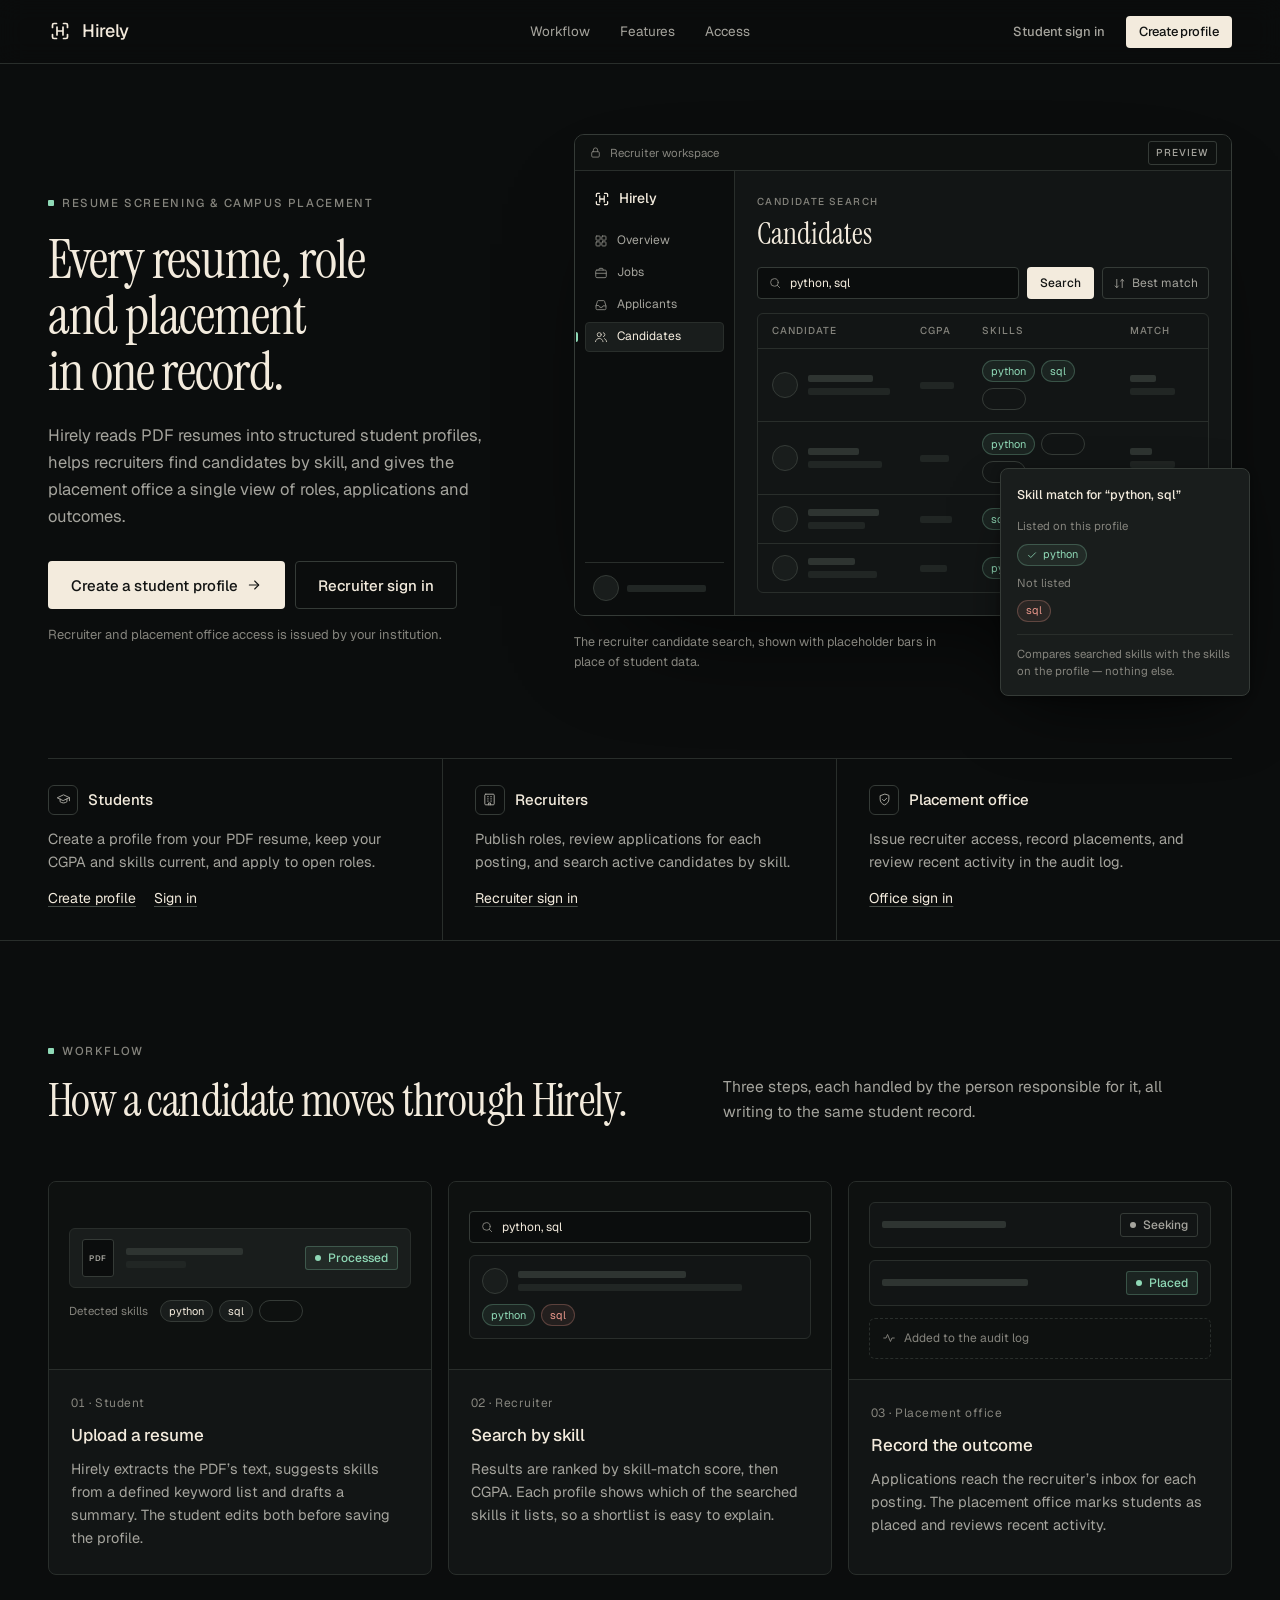
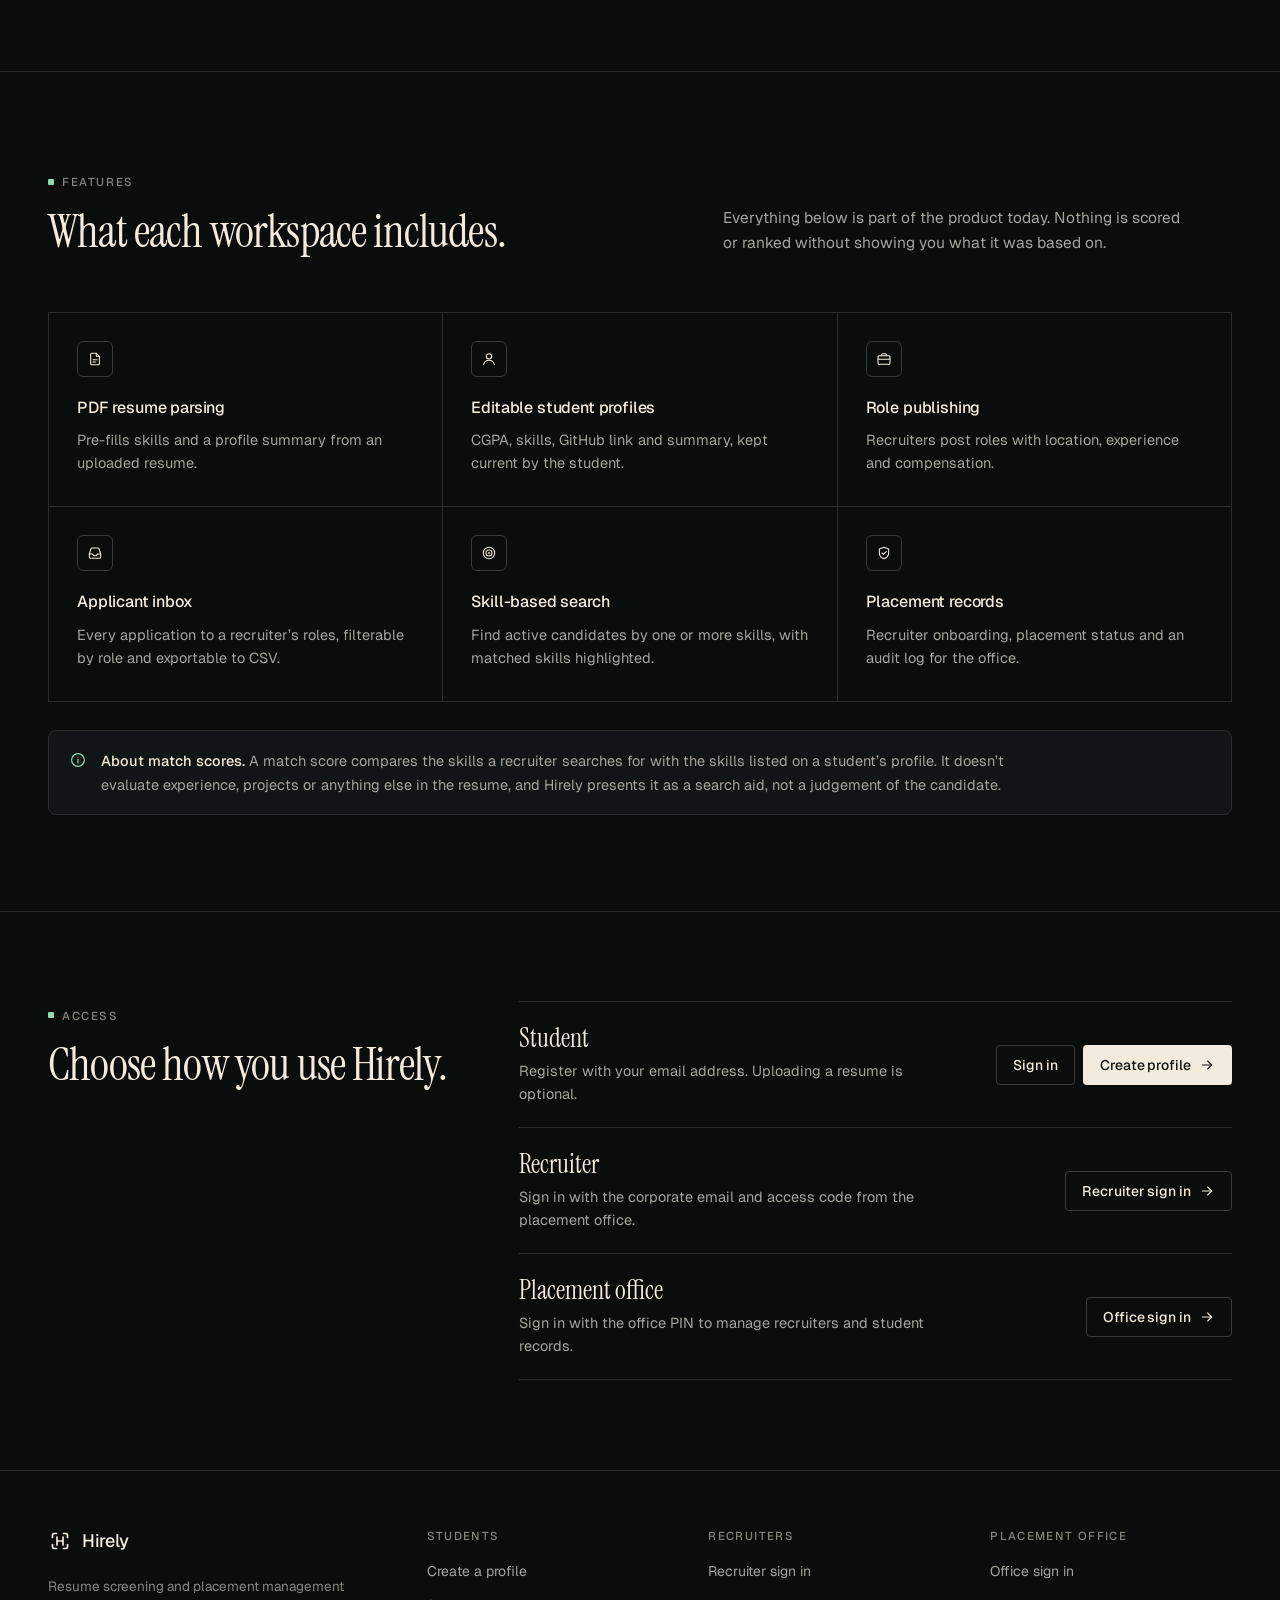
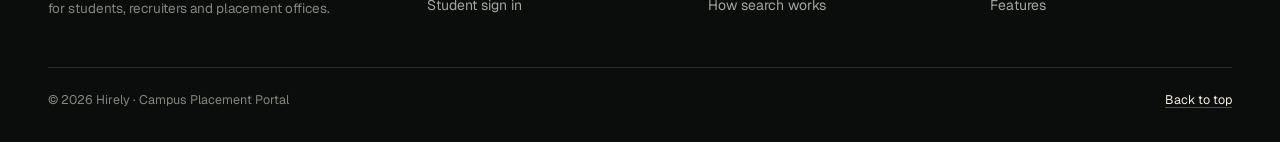
<file: index.html>
<!DOCTYPE html>
<html lang="en">
<head>
    <meta charset="UTF-8">
    <meta name="viewport" content="width=device-width, initial-scale=1.0">
    <meta name="color-scheme" content="dark">
    <meta name="theme-color" content="#0b0d0d">
    <meta name="description" content="Hirely turns PDF resumes into structured student profiles, lets recruiters search candidates by skill, and keeps one record of roles, applications and placements.">
    <title>Hirely · Resume screening and campus placement</title>
    <link rel="icon" href="assets/favicon.svg" type="image/svg+xml">
    <link rel="preconnect" href="https://fonts.googleapis.com">
    <link rel="preconnect" href="https://fonts.gstatic.com" crossorigin>
    <link href="https://fonts.googleapis.com/css2?family=Geist:wght@300..700&family=Instrument+Serif:ital@0;1&display=swap" rel="stylesheet">
    <link rel="stylesheet" href="styles.css?v=hirely-2">
    <link rel="stylesheet" href="assets/css/marketing.css?v=hirely-2">
    <script>document.documentElement.classList.add("js");</script>
</head>
<body>
    <a class="skip-link" href="#main">Skip to content</a>

    <header class="site-nav" data-sticky-nav>
        <a class="brand" href="index.html" aria-label="Hirely home">
            <svg class="brand-mark" viewBox="0 0 24 24" fill="none" stroke="currentColor" stroke-width="1.7" stroke-linecap="round" stroke-linejoin="round" aria-hidden="true"><path d="M9 8v8M15 8v8M9 12h6"/><path d="M4.5 8.5V6A1.5 1.5 0 0 1 6 4.5h2.5M15.5 4.5H18A1.5 1.5 0 0 1 19.5 6v2.5M19.5 15.5V18a1.5 1.5 0 0 1-1.5 1.5h-2.5M8.5 19.5H6A1.5 1.5 0 0 1 4.5 18v-2.5"/></svg>
            <span>Hirely</span>
        </a>
        <nav class="site-links" aria-label="Sections">
            <a href="#workflow">Workflow</a>
            <a href="#features">Features</a>
            <a href="#access">Access</a>
        </nav>
        <div class="site-actions">
            <a class="btn btn-ghost btn-sm" href="login.html">Student sign in</a>
            <a class="btn btn-primary btn-sm" href="student.html">Create profile</a>
        </div>
    </header>

    <main id="main">
        <!-- First screen: what it is, who it is for, what to do next -->
        <section class="hero" aria-labelledby="hero-title">
            <div class="hero-grid">
                <div class="hero-copy">
                    <span class="eyebrow eyebrow--dot" data-enter>Resume screening &amp; campus placement</span>
                    <h1 class="hero-title" id="hero-title" data-enter style="--d: 80ms">Every resume, role and placement in one record.</h1>
                    <p class="hero-lede" data-enter style="--d: 160ms">
                        Hirely reads PDF resumes into structured student profiles, helps recruiters find candidates by skill, and gives the placement office a single view of roles, applications and outcomes.
                    </p>
                    <div class="hero-ctas" data-enter style="--d: 240ms">
                        <a class="btn btn-primary btn-lg" href="student.html">Create a student profile <i class="i arrow" data-icon="arrow-right"></i></a>
                        <a class="btn btn-secondary btn-lg" href="recruiter.html">Recruiter sign in</a>
                    </div>
                    <p class="hero-note" data-enter style="--d: 300ms">Recruiter and placement office access is issued by your institution.</p>
                </div>

                <figure class="product-shot" data-enter style="--d: 220ms">
                    <div class="product-frame" aria-hidden="true">
                        <div class="frame-bar">
                            <span class="frame-bar-title"><i class="i" data-icon="lock"></i>Recruiter workspace</span>
                            <span class="frame-tag">Preview</span>
                        </div>
                        <div class="frame-body">
                            <div class="frame-side">
                                <span class="brand">
                                    <svg class="brand-mark" viewBox="0 0 24 24" fill="none" stroke="currentColor" stroke-width="1.7" stroke-linecap="round" stroke-linejoin="round"><path d="M9 8v8M15 8v8M9 12h6"/><path d="M4.5 8.5V6A1.5 1.5 0 0 1 6 4.5h2.5M15.5 4.5H18A1.5 1.5 0 0 1 19.5 6v2.5M19.5 15.5V18a1.5 1.5 0 0 1-1.5 1.5h-2.5M8.5 19.5H6A1.5 1.5 0 0 1 4.5 18v-2.5"/></svg>
                                    Hirely
                                </span>
                                <span class="nav-item"><i class="i" data-icon="grid"></i>Overview</span>
                                <span class="nav-item"><i class="i" data-icon="briefcase"></i>Jobs</span>
                                <span class="nav-item"><i class="i" data-icon="inbox"></i>Applicants</span>
                                <span class="nav-item is-active"><i class="i" data-icon="users"></i>Candidates</span>
                                <span class="frame-side-foot"><span class="avatar"></span><span class="ph" style="width: 64%"></span></span>
                            </div>
                            <div class="frame-main">
                                <span class="eyebrow">Candidate search</span>
                                <span class="frame-title">Candidates</span>
                                <div class="frame-toolbar">
                                    <span class="frame-input"><i class="i" data-icon="search"></i>python, sql</span>
                                    <span class="btn btn-primary btn-sm">Search</span>
                                    <span class="frame-select"><i class="i" data-icon="sort"></i>Best match</span>
                                </div>
                                <div class="frame-table">
                                    <div class="frame-row is-head"><span>Candidate</span><span>CGPA</span><span>Skills</span><span>Match</span></div>
                                    <div class="frame-row">
                                        <span class="frame-person"><span class="avatar"></span><span class="frame-lines"><span class="ph ph--strong" style="width: 66%"></span><span class="ph" style="width: 84%"></span></span></span>
                                        <span class="ph" style="width: 70%"></span>
                                        <span class="chip-row"><span class="chip chip--match">python</span><span class="chip chip--match">sql</span><span class="chip-ph"></span></span>
                                        <span class="frame-lines"><span class="ph ph--strong" style="width: 40%"></span><span class="ph" style="width: 70%"></span></span>
                                    </div>
                                    <div class="frame-row">
                                        <span class="frame-person"><span class="avatar"></span><span class="frame-lines"><span class="ph ph--strong" style="width: 52%"></span><span class="ph" style="width: 76%"></span></span></span>
                                        <span class="ph" style="width: 60%"></span>
                                        <span class="chip-row"><span class="chip chip--match">python</span><span class="chip-ph"></span><span class="chip-ph"></span></span>
                                        <span class="frame-lines"><span class="ph ph--strong" style="width: 34%"></span><span class="ph" style="width: 70%"></span></span>
                                    </div>
                                    <div class="frame-row">
                                        <span class="frame-person"><span class="avatar"></span><span class="frame-lines"><span class="ph ph--strong" style="width: 72%"></span><span class="ph" style="width: 58%"></span></span></span>
                                        <span class="ph" style="width: 66%"></span>
                                        <span class="chip-row"><span class="chip chip--match">sql</span><span class="chip-ph"></span></span>
                                        <span class="frame-lines"><span class="ph ph--strong" style="width: 30%"></span><span class="ph" style="width: 70%"></span></span>
                                    </div>
                                    <div class="frame-row">
                                        <span class="frame-person"><span class="avatar"></span><span class="frame-lines"><span class="ph ph--strong" style="width: 48%"></span><span class="ph" style="width: 70%"></span></span></span>
                                        <span class="ph" style="width: 56%"></span>
                                        <span class="chip-row"><span class="chip chip--match">python</span><span class="chip-ph"></span></span>
                                        <span class="frame-lines"><span class="ph ph--strong" style="width: 28%"></span><span class="ph" style="width: 70%"></span></span>
                                    </div>
                                </div>
                            </div>
                        </div>
                    </div>

                    <div class="product-callout" aria-hidden="true">
                        <p class="callout-title">Skill match for “python, sql”</p>
                        <p class="callout-label">Listed on this profile</p>
                        <div class="chip-row"><span class="chip chip--match"><i class="i" data-icon="check"></i>python</span></div>
                        <p class="callout-label">Not listed</p>
                        <div class="chip-row"><span class="chip chip--missing">sql</span></div>
                        <p class="callout-note">Compares searched skills with the skills on the profile — nothing else.</p>
                    </div>

                    <figcaption class="product-caption">The recruiter candidate search, shown with placeholder bars in place of student data.</figcaption>
                </figure>
            </div>

            <div class="audience" aria-label="Who uses Hirely">
                <div class="audience-item" data-enter style="--d: 340ms">
                    <p class="audience-role"><span class="audience-icon"><i class="i" data-icon="cap"></i></span>Students</p>
                    <p>Create a profile from your PDF resume, keep your CGPA and skills current, and apply to open roles.</p>
                    <div class="audience-links">
                        <a class="text-link" href="student.html">Create profile</a>
                        <a class="text-link" href="login.html">Sign in</a>
                    </div>
                </div>
                <div class="audience-item" data-enter style="--d: 400ms">
                    <p class="audience-role"><span class="audience-icon"><i class="i" data-icon="building"></i></span>Recruiters</p>
                    <p>Publish roles, review applications for each posting, and search active candidates by skill.</p>
                    <div class="audience-links">
                        <a class="text-link" href="recruiter.html">Recruiter sign in</a>
                    </div>
                </div>
                <div class="audience-item" data-enter style="--d: 460ms">
                    <p class="audience-role"><span class="audience-icon"><i class="i" data-icon="shield"></i></span>Placement office</p>
                    <p>Issue recruiter access, record placements, and review recent activity in the audit log.</p>
                    <div class="audience-links">
                        <a class="text-link" href="admin.html">Office sign in</a>
                    </div>
                </div>
            </div>
        </section>

        <!-- Workflow -->
        <section class="section" id="workflow" aria-labelledby="workflow-title">
            <div class="section-inner">
                <div class="section-head" data-reveal>
                    <div>
                        <span class="eyebrow eyebrow--dot">Workflow</span>
                        <h2 class="section-title" id="workflow-title">How a candidate moves through Hirely.</h2>
                    </div>
                    <p class="section-lede">Three steps, each handled by the person responsible for it, all writing to the same student record.</p>
                </div>

                <ol class="flow">
                    <li class="flow-step" data-reveal>
                        <div class="flow-visual" aria-hidden="true">
                            <div class="file-item">
                                <span class="file-icon">PDF</span>
                                <span class="frame-lines"><span class="ph ph--strong" style="width: 70%"></span><span class="ph" style="width: 36%"></span></span>
                                <span class="badge badge--positive">Processed</span>
                            </div>
                            <div class="flow-visual-row"><span class="flow-visual-label">Detected skills</span><span class="chip-row"><span class="chip">python</span><span class="chip">sql</span><span class="chip-ph"></span></span></div>
                        </div>
                        <div class="flow-text">
                            <span class="flow-num">01 · Student</span>
                            <h3 class="flow-title">Upload a resume</h3>
                            <p>Hirely extracts the PDF’s text, suggests skills from a defined keyword list and drafts a summary. The student edits both before saving the profile.</p>
                        </div>
                    </li>
                    <li class="flow-step" data-reveal style="--reveal-delay: 70ms">
                        <div class="flow-visual" aria-hidden="true">
                            <span class="frame-input"><i class="i" data-icon="search"></i>python, sql</span>
                            <div class="flow-result">
                                <span class="frame-person"><span class="avatar"></span><span class="frame-lines"><span class="ph ph--strong" style="width: 60%"></span><span class="ph" style="width: 80%"></span></span></span>
                                <span class="chip-row"><span class="chip chip--match">python</span><span class="chip chip--missing">sql</span></span>
                            </div>
                        </div>
                        <div class="flow-text">
                            <span class="flow-num">02 · Recruiter</span>
                            <h3 class="flow-title">Search by skill</h3>
                            <p>Results are ranked by skill-match score, then CGPA. Each profile shows which of the searched skills it lists, so a shortlist is easy to explain.</p>
                        </div>
                    </li>
                    <li class="flow-step" data-reveal style="--reveal-delay: 140ms">
                        <div class="flow-visual" aria-hidden="true">
                            <div class="flow-status"><span class="frame-lines"><span class="ph ph--strong" style="width: 56%"></span></span><span class="badge">Seeking</span></div>
                            <div class="flow-status"><span class="frame-lines"><span class="ph ph--strong" style="width: 64%"></span></span><span class="badge badge--positive">Placed</span></div>
                            <div class="flow-status is-log"><i class="i" data-icon="activity"></i><span>Added to the audit log</span></div>
                        </div>
                        <div class="flow-text">
                            <span class="flow-num">03 · Placement office</span>
                            <h3 class="flow-title">Record the outcome</h3>
                            <p>Applications reach the recruiter’s inbox for each posting. The placement office marks students as placed and reviews recent activity.</p>
                        </div>
                    </li>
                </ol>
            </div>
        </section>

        <!-- Features -->
        <section class="section" id="features" aria-labelledby="features-title">
            <div class="section-inner">
                <div class="section-head" data-reveal>
                    <div>
                        <span class="eyebrow eyebrow--dot">Features</span>
                        <h2 class="section-title" id="features-title">What each workspace includes.</h2>
                    </div>
                    <p class="section-lede">Everything below is part of the product today. Nothing is scored or ranked without showing you what it was based on.</p>
                </div>

                <div class="feature-grid">
                    <article class="feature" data-reveal>
                        <div class="feature-icon"><i class="i" data-icon="file"></i></div>
                        <h3 class="feature-title">PDF resume parsing</h3>
                        <p>Pre-fills skills and a profile summary from an uploaded resume.</p>
                    </article>
                    <article class="feature" data-reveal style="--reveal-delay: 60ms">
                        <div class="feature-icon"><i class="i" data-icon="user"></i></div>
                        <h3 class="feature-title">Editable student profiles</h3>
                        <p>CGPA, skills, GitHub link and summary, kept current by the student.</p>
                    </article>
                    <article class="feature" data-reveal style="--reveal-delay: 120ms">
                        <div class="feature-icon"><i class="i" data-icon="briefcase"></i></div>
                        <h3 class="feature-title">Role publishing</h3>
                        <p>Recruiters post roles with location, experience and compensation.</p>
                    </article>
                    <article class="feature" data-reveal>
                        <div class="feature-icon"><i class="i" data-icon="inbox"></i></div>
                        <h3 class="feature-title">Applicant inbox</h3>
                        <p>Every application to a recruiter’s roles, filterable by role and exportable to CSV.</p>
                    </article>
                    <article class="feature" data-reveal style="--reveal-delay: 60ms">
                        <div class="feature-icon"><i class="i" data-icon="target"></i></div>
                        <h3 class="feature-title">Skill-based search</h3>
                        <p>Find active candidates by one or more skills, with matched skills highlighted.</p>
                    </article>
                    <article class="feature" data-reveal style="--reveal-delay: 120ms">
                        <div class="feature-icon"><i class="i" data-icon="shield"></i></div>
                        <h3 class="feature-title">Placement records</h3>
                        <p>Recruiter onboarding, placement status and an audit log for the office.</p>
                    </article>
                </div>

                <aside class="method-note" data-reveal>
                    <i class="i" data-icon="info"></i>
                    <p><strong>About match scores.</strong> A match score compares the skills a recruiter searches for with the skills listed on a student’s profile. It doesn’t evaluate experience, projects or anything else in the resume, and Hirely presents it as a search aid, not a judgement of the candidate.</p>
                </aside>
            </div>
        </section>

        <!-- Access -->
        <section class="section section--tight" id="access" aria-labelledby="access-title">
            <div class="section-inner access">
                <div data-reveal>
                    <span class="eyebrow eyebrow--dot">Access</span>
                    <h2 class="section-title" id="access-title">Choose how you use Hirely.</h2>
                </div>
                <div class="access-list">
                    <div class="access-row" data-reveal>
                        <div>
                            <p class="access-role">Student</p>
                            <p>Register with your email address. Uploading a resume is optional.</p>
                        </div>
                        <div class="access-actions">
                            <a class="btn btn-secondary" href="login.html">Sign in</a>
                            <a class="btn btn-primary" href="student.html">Create profile <i class="i arrow" data-icon="arrow-right"></i></a>
                        </div>
                    </div>
                    <div class="access-row" data-reveal style="--reveal-delay: 60ms">
                        <div>
                            <p class="access-role">Recruiter</p>
                            <p>Sign in with the corporate email and access code from the placement office.</p>
                        </div>
                        <div class="access-actions">
                            <a class="btn btn-secondary" href="recruiter.html">Recruiter sign in <i class="i arrow" data-icon="arrow-right"></i></a>
                        </div>
                    </div>
                    <div class="access-row" data-reveal style="--reveal-delay: 120ms">
                        <div>
                            <p class="access-role">Placement office</p>
                            <p>Sign in with the office PIN to manage recruiters and student records.</p>
                        </div>
                        <div class="access-actions">
                            <a class="btn btn-secondary" href="admin.html">Office sign in <i class="i arrow" data-icon="arrow-right"></i></a>
                        </div>
                    </div>
                </div>
            </div>
        </section>
    </main>

    <footer class="site-footer">
        <div class="footer-inner">
            <div class="footer-brand">
                <a class="brand" href="index.html">
                    <svg class="brand-mark" viewBox="0 0 24 24" fill="none" stroke="currentColor" stroke-width="1.7" stroke-linecap="round" stroke-linejoin="round" aria-hidden="true"><path d="M9 8v8M15 8v8M9 12h6"/><path d="M4.5 8.5V6A1.5 1.5 0 0 1 6 4.5h2.5M15.5 4.5H18A1.5 1.5 0 0 1 19.5 6v2.5M19.5 15.5V18a1.5 1.5 0 0 1-1.5 1.5h-2.5M8.5 19.5H6A1.5 1.5 0 0 1 4.5 18v-2.5"/></svg>
                    <span>Hirely</span>
                </a>
                <p class="footer-blurb">Resume screening and placement management for students, recruiters and placement offices.</p>
            </div>
            <div class="footer-col">
                <h2>Students</h2>
                <ul>
                    <li><a href="student.html">Create a profile</a></li>
                    <li><a href="login.html">Student sign in</a></li>
                </ul>
            </div>
            <div class="footer-col">
                <h2>Recruiters</h2>
                <ul>
                    <li><a href="recruiter.html">Recruiter sign in</a></li>
                    <li><a href="#workflow">How search works</a></li>
                </ul>
            </div>
            <div class="footer-col">
                <h2>Placement office</h2>
                <ul>
                    <li><a href="admin.html">Office sign in</a></li>
                    <li><a href="#features">Features</a></li>
                </ul>
            </div>
        </div>
        <div class="footer-base">
            <span>© <span data-year>2026</span> Hirely · Campus Placement Portal</span>
            <a class="text-link" href="#main">Back to top</a>
        </div>
    </footer>

    <script src="assets/js/hirely.js?v=hirely-2"></script>
</body>
</html>
</file>
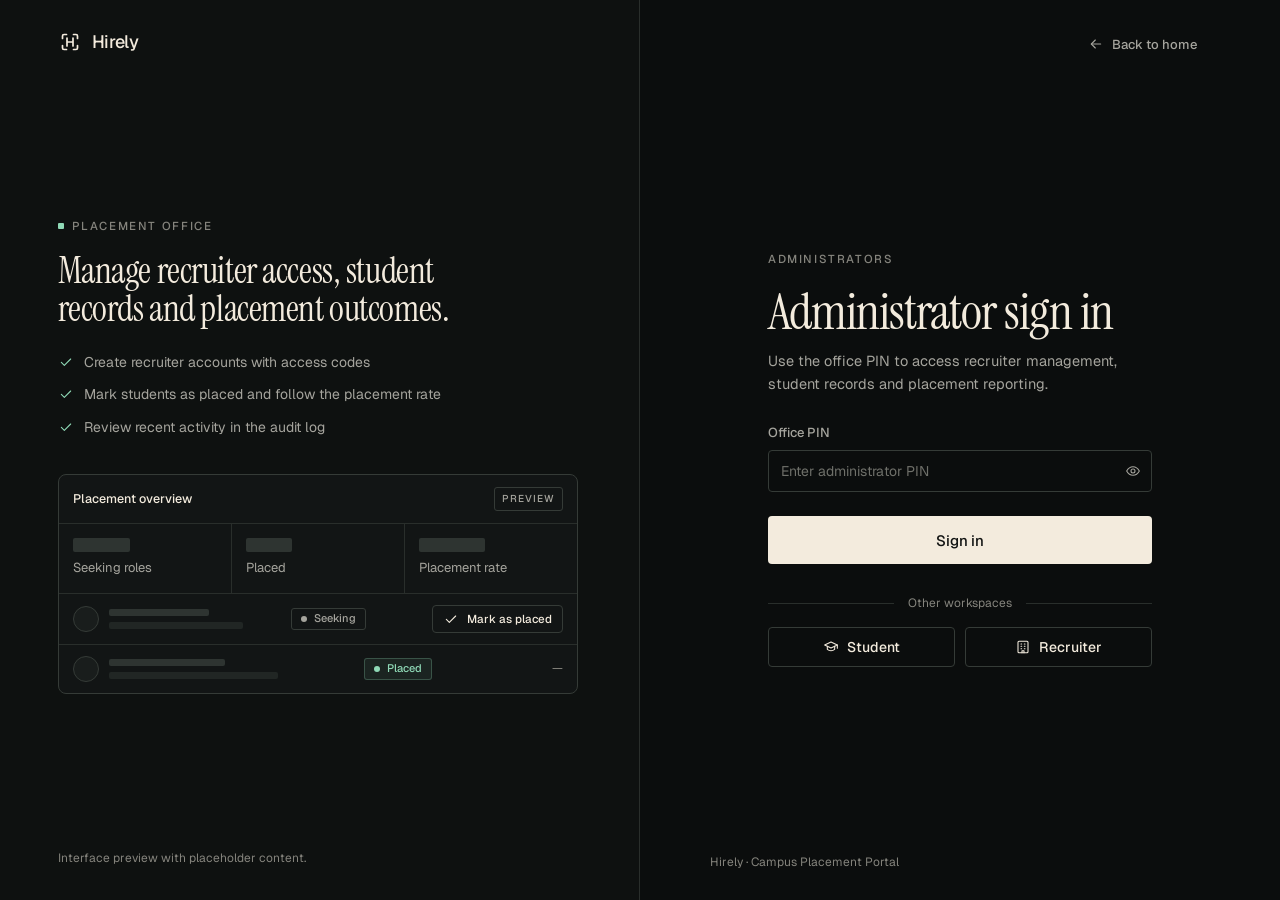
<file: admin.html>
<!DOCTYPE html>
<html lang="en">
<head>
    <meta charset="UTF-8">
    <meta name="viewport" content="width=device-width, initial-scale=1.0">
    <meta name="color-scheme" content="dark">
    <meta name="theme-color" content="#0b0d0d">
    <title>Placement office · Hirely</title>
    <link rel="icon" href="assets/favicon.svg" type="image/svg+xml">
    <link rel="preconnect" href="https://fonts.googleapis.com">
    <link rel="preconnect" href="https://fonts.gstatic.com" crossorigin>
    <link href="https://fonts.googleapis.com/css2?family=Geist:wght@300..700&family=Instrument+Serif:ital@0;1&display=swap" rel="stylesheet">
    <link rel="stylesheet" href="styles.css?v=hirely-2">
    <link rel="stylesheet" href="assets/css/marketing.css?v=hirely-2">
    <style>
        .cell-bar {
            display: flex;
            align-items: center;
            justify-content: flex-end;
            gap: 12px;
        }

        .cell-bar .bar-track {
            width: 96px;
            height: 6px;
        }

        .cell-bar .cell-num {
            min-width: 2ch;
            text-align: right;
        }

        .meter-row {
            display: grid;
            gap: 8px;
            margin-top: 4px;
        }

        .session-badge {
            margin: 0 10px 6px;
            justify-self: start;
        }

        @media (max-width: 960px) {
            .session-badge {
                display: none;
            }
        }
    </style>
</head>
<body>
    <!-- Sign in -->
    <div id="admin-login-screen" class="auth">
        <a class="skip-link" href="#admin-login-form">Skip to sign in</a>
        <aside class="auth-aside">
            <a class="brand" href="index.html">
                <svg class="brand-mark" viewBox="0 0 24 24" fill="none" stroke="currentColor" stroke-width="1.7" stroke-linecap="round" stroke-linejoin="round" aria-hidden="true"><path d="M9 8v8M15 8v8M9 12h6"/><path d="M4.5 8.5V6A1.5 1.5 0 0 1 6 4.5h2.5M15.5 4.5H18A1.5 1.5 0 0 1 19.5 6v2.5M19.5 15.5V18a1.5 1.5 0 0 1-1.5 1.5h-2.5M8.5 19.5H6A1.5 1.5 0 0 1 4.5 18v-2.5"/></svg>
                <span>Hirely</span>
            </a>
            <div class="auth-aside-body">
                <span class="eyebrow eyebrow--dot">Placement office</span>
                <p class="auth-aside-title">Manage recruiter access, student records and placement outcomes.</p>
                <ul class="auth-points">
                    <li><i class="i" data-icon="check"></i>Create recruiter accounts with access codes</li>
                    <li><i class="i" data-icon="check"></i>Mark students as placed and follow the placement rate</li>
                    <li><i class="i" data-icon="check"></i>Review recent activity in the audit log</li>
                </ul>
                <div class="mini-preview" aria-hidden="true">
                    <div class="mini-head"><span>Placement overview</span><span class="frame-tag">Preview</span></div>
                    <div class="metrics metrics--compact">
                        <div class="metric"><span class="ph ph--strong" style="width: 40%; height: 14px;"></span><span class="metric-label">Seeking roles</span></div>
                        <div class="metric"><span class="ph ph--strong" style="width: 32%; height: 14px;"></span><span class="metric-label">Placed</span></div>
                        <div class="metric"><span class="ph ph--strong" style="width: 46%; height: 14px;"></span><span class="metric-label">Placement rate</span></div>
                    </div>
                    <div class="mini-row" style="border-top: 1px solid var(--line);">
                        <span class="frame-person"><span class="avatar"></span><span class="frame-lines"><span class="ph ph--strong" style="width: 60%"></span><span class="ph" style="width: 80%"></span></span></span>
                        <span class="badge">Seeking</span>
                        <span class="btn btn-secondary"><i class="i" data-icon="check"></i>Mark as placed</span>
                    </div>
                    <div class="mini-row">
                        <span class="frame-person"><span class="avatar"></span><span class="frame-lines"><span class="ph ph--strong" style="width: 48%"></span><span class="ph" style="width: 70%"></span></span></span>
                        <span class="badge badge--positive">Placed</span>
                        <span class="subtle">—</span>
                    </div>
                </div>
            </div>
            <p class="mini-caption">Interface preview with placeholder content.</p>
        </aside>

        <section class="auth-panel">
            <div class="auth-panel-top">
                <span></span>
                <a class="btn btn-ghost btn-sm" href="index.html"><i class="i" data-icon="arrow-left"></i>Back to home</a>
            </div>
            <section class="auth-card" aria-labelledby="admin-login-title">
                <span class="eyebrow">Administrators</span>
                <h1 class="auth-title" id="admin-login-title">Administrator sign in</h1>
                <p class="auth-sub">Use the office PIN to access recruiter management, student records and placement reporting.</p>

                <form id="admin-login-form" class="auth-form" data-validate novalidate>
                    <div id="admin-login-alert" hidden></div>
                    <div class="field">
                        <label class="field-label" for="admin-pin">Office PIN</label>
                        <div class="input-wrap">
                            <input class="input" type="password" id="admin-pin" autocomplete="current-password" required placeholder="Enter administrator PIN">
                            <button type="button" class="btn btn-icon btn-sm input-action" data-toggle-password aria-controls="admin-pin" aria-pressed="false" aria-label="Show PIN"><i class="i" data-icon="eye"></i></button>
                        </div>
                    </div>
                    <button type="submit" id="admin-login-btn" class="btn btn-primary btn-block btn-lg">Sign in</button>
                </form>

                <div class="auth-divider">Other workspaces</div>
                <div class="auth-alt">
                    <a class="btn btn-secondary" href="login.html"><i class="i" data-icon="cap"></i>Student</a>
                    <a class="btn btn-secondary" href="recruiter.html"><i class="i" data-icon="building"></i>Recruiter</a>
                </div>
            </section>
            <p class="auth-legal">Hirely · Campus Placement Portal</p>
        </section>
    </div>

    <!-- Workspace -->
    <div id="admin-dashboard" class="hidden">
        <a class="skip-link" href="#main">Skip to content</a>
        <div class="app">
            <aside class="sidebar">
                <a class="brand" href="index.html">
                    <svg class="brand-mark" viewBox="0 0 24 24" fill="none" stroke="currentColor" stroke-width="1.7" stroke-linecap="round" stroke-linejoin="round" aria-hidden="true"><path d="M9 8v8M15 8v8M9 12h6"/><path d="M4.5 8.5V6A1.5 1.5 0 0 1 6 4.5h2.5M15.5 4.5H18A1.5 1.5 0 0 1 19.5 6v2.5M19.5 15.5V18a1.5 1.5 0 0 1-1.5 1.5h-2.5M8.5 19.5H6A1.5 1.5 0 0 1 4.5 18v-2.5"/></svg>
                    <span>Hirely</span>
                </a>
                <p class="side-label">Placement office</p>
                <nav class="side-nav" aria-label="Placement office">
                    <a class="nav-item" href="#overview" data-view-link="overview"><i class="i" data-icon="chart"></i>Overview</a>
                    <a class="nav-item" href="#recruiters" data-view-link="recruiters"><i class="i" data-icon="building"></i>Recruiters<span class="nav-count" id="nav-recruiters-count"></span></a>
                    <a class="nav-item" href="#students" data-view-link="students"><i class="i" data-icon="cap"></i>Students<span class="nav-count" id="nav-students-count"></span></a>
                </nav>
                <div class="sidebar-foot">
                    <span class="badge badge--positive session-badge">Authorized session</span>
                    <div class="account">
                        <span class="avatar" aria-hidden="true"><i class="i" data-icon="shield"></i></span>
                        <div class="account-text">
                            <span class="account-name">Placement Office</span>
                            <span class="account-role">Administrator</span>
                        </div>
                    </div>
                    <button type="button" class="nav-item" onclick="location.reload()"><i class="i" data-icon="lock"></i><span class="label-text">Lock session</span></button>
                </div>
            </aside>

            <main class="main" id="main">
                <div class="main-inner">

                    <!-- Overview -->
                    <section class="view" data-view="overview" aria-labelledby="overview-title">
                        <header class="page-head">
                            <div>
                                <span class="eyebrow">Placement administration</span>
                                <h1 class="page-title" id="overview-title">Placement overview</h1>
                                <p class="page-sub">Monitor student records, recruiter activity and placement outcomes from one administrative dashboard.</p>
                            </div>
                            <div class="page-actions">
                                <a class="btn btn-secondary" href="#students" data-view-link="students"><i class="i" data-icon="cap"></i>Student records</a>
                                <button type="button" class="btn btn-primary" onclick="openRecruiterForm()"><i class="i" data-icon="plus"></i>Add recruiter</button>
                            </div>
                        </header>

                        <div class="stack">
                            <div class="metrics" aria-label="Placement figures">
                                <article class="metric">
                                    <span id="stat-seeking" class="metric-value is-loading">...</span>
                                    <span class="metric-label">Students seeking roles <i class="i" data-icon="users"></i></span>
                                </article>
                                <article class="metric">
                                    <span id="stat-hired" class="metric-value is-loading">...</span>
                                    <span class="metric-label">Students placed <i class="i" data-icon="check-circle"></i></span>
                                </article>
                                <article class="metric">
                                    <span id="stat-cgpa" class="metric-value is-loading">...</span>
                                    <span class="metric-label">Average CGPA of placed students <i class="i" data-icon="cap"></i></span>
                                </article>
                                <article class="metric">
                                    <span id="stat-rate" class="metric-value is-loading">...</span>
                                    <div class="meter-row">
                                        <div class="meter" id="stat-rate-meter" role="img" aria-label="Placement rate"><span style="width: 0%"></span></div>
                                        <span class="metric-label">Placement rate <i class="i" data-icon="target"></i></span>
                                    </div>
                                </article>
                            </div>

                            <div class="grid-main-side">
                                <section class="panel" aria-labelledby="audit-title">
                                    <div class="panel-head">
                                        <div>
                                            <h2 class="panel-title" id="audit-title">Audit log</h2>
                                            <p class="panel-sub">Recent administrative and placement activity.</p>
                                        </div>
                                        <button type="button" class="btn btn-ghost btn-sm" onclick="loadAuditLogs()"><i class="i" data-icon="refresh"></i>Refresh</button>
                                    </div>
                                    <div class="table-wrap">
                                        <table class="table table--stack">
                                            <thead>
                                                <tr><th scope="col">Time</th><th scope="col">Actor</th><th scope="col">Action</th></tr>
                                            </thead>
                                            <tbody id="audit-table-body">
                                                <tr><td colspan="3">Loading audit activity...</td></tr>
                                            </tbody>
                                        </table>
                                    </div>
                                </section>

                                <section class="panel" aria-labelledby="skills-title">
                                    <div class="panel-head">
                                        <div>
                                            <h2 class="panel-title" id="skills-title">Skills across students</h2>
                                            <p class="panel-sub">Student records listing each skill.</p>
                                        </div>
                                    </div>
                                    <div class="panel-body" id="student-skills"></div>
                                </section>
                            </div>
                        </div>
                    </section>

                    <!-- Recruiters -->
                    <section class="view" data-view="recruiters" aria-labelledby="recruiters-title" hidden>
                        <header class="page-head">
                            <div>
                                <span class="eyebrow">Recruiting partners</span>
                                <h1 class="page-title" id="recruiters-title">Recruiters</h1>
                                <p class="page-sub">Create access for recruiting partners and follow their activity.</p>
                            </div>
                        </header>

                        <div class="stack">
                            <section class="panel" aria-labelledby="add-rec-title">
                                <div class="panel-head">
                                    <div>
                                        <h2 class="panel-title" id="add-rec-title">Add recruiter account</h2>
                                        <p class="panel-sub">Create access for a recruiting partner. Share the access code with them directly.</p>
                                    </div>
                                </div>
                                <form id="add-recruiter-form" onsubmit="addRecruiter(event)" data-validate novalidate>
                                    <div class="panel-body stack">
                                        <div id="rec-alert" hidden></div>
                                        <div class="field-grid thirds">
                                            <div class="field">
                                                <label class="field-label" for="rec-company">Company name</label>
                                                <input class="input" type="text" id="rec-company" required placeholder="Company name">
                                            </div>
                                            <div class="field">
                                                <label class="field-label" for="rec-email">HR email</label>
                                                <input class="input" type="email" id="rec-email" required placeholder="hr@company.com">
                                            </div>
                                            <div class="field">
                                                <label class="field-label" for="rec-code">Access code</label>
                                                <input class="input" type="text" id="rec-code" required placeholder="Set recruiter access code" autocomplete="off">
                                            </div>
                                        </div>
                                    </div>
                                    <div class="panel-foot form-actions" style="justify-content: flex-end;">
                                        <button type="submit" id="add-rec-btn" class="btn btn-primary"><i class="i" data-icon="plus"></i>Create recruiter account</button>
                                    </div>
                                </form>
                            </section>

                            <section class="panel" aria-labelledby="partners-title">
                                <div class="panel-head">
                                    <div>
                                        <h2 class="panel-title" id="partners-title">Recruiter activity</h2>
                                        <p class="panel-sub">Partner accounts, jobs posted and active applicant totals. Active applicants count only students who are not yet placed.</p>
                                    </div>
                                </div>
                                <div class="table-wrap">
                                    <table class="table table--stack">
                                        <thead>
                                            <tr>
                                                <th scope="col">Company</th>
                                                <th scope="col">Status</th>
                                                <th scope="col" class="cell-right">Jobs posted</th>
                                                <th scope="col" class="cell-right">Active applicants</th>
                                            </tr>
                                        </thead>
                                        <tbody id="partner-stats-body">
                                            <tr><td colspan="4">Loading recruiter activity...</td></tr>
                                        </tbody>
                                    </table>
                                </div>
                            </section>
                        </div>
                    </section>

                    <!-- Students -->
                    <section class="view" data-view="students" aria-labelledby="students-title" hidden>
                        <header class="page-head">
                            <div>
                                <span class="eyebrow">Records</span>
                                <h1 class="page-title" id="students-title">Student records</h1>
                                <p class="page-sub">Profile data and current placement status.</p>
                            </div>
                        </header>

                        <section class="panel" aria-label="Student records">
                            <div class="toolbar">
                                <div class="input-wrap grow">
                                    <i class="i" data-icon="search"></i>
                                    <input class="input input-sm" type="search" id="student-search" placeholder="Search by name, email or skill" aria-label="Search students">
                                </div>
                                <select class="select select-sm" id="student-status" aria-label="Filter by status" style="width: auto; min-width: 150px;">
                                    <option value="">All students</option>
                                    <option value="seeking">Seeking roles</option>
                                    <option value="placed">Placed</option>
                                </select>
                                <span class="toolbar-count" id="student-count" aria-live="polite"></span>
                            </div>
                            <div class="table-wrap">
                                <table class="table table--stack">
                                    <thead>
                                        <tr>
                                            <th scope="col">Student</th>
                                            <th scope="col">CGPA</th>
                                            <th scope="col">Core skills</th>
                                            <th scope="col">Status</th>
                                            <th scope="col"><span class="sr-only">Action</span></th>
                                        </tr>
                                    </thead>
                                    <tbody id="admin-table-body">
                                        <tr><td colspan="5">Loading student records...</td></tr>
                                    </tbody>
                                </table>
                            </div>
                        </section>
                    </section>
                </div>
            </main>
        </div>
    </div>

    <script src="assets/js/hirely.js?v=hirely-2"></script>
    <script>
        const API_BASE = "https://resume-screening-api-vqq8.onrender.com";
        let allStudents = [];
        let studentsState = "loading";
        let views = null;

        document.getElementById("admin-login-form").addEventListener("submit", handleAdminLogin);

        async function handleAdminLogin(event) {
            event.preventDefault();
            const button = document.getElementById("admin-login-btn");
            Hirely.clearAlert("admin-login-alert");
            Hirely.busy(button, "Signing in...");

            try {
                const response = await fetch(`${API_BASE}/admin/login`, {
                    method: "POST",
                    headers: { "Content-Type": "application/json" },
                    body: JSON.stringify({ pin: document.getElementById("admin-pin").value })
                });

                const result = await response.json();

                if (result.status === "success") {
                    showAdminDashboard();
                    loadAllStudents();
                    loadStatistics();
                    loadAuditLogs();
                    loadPartnerStats();
                } else {
                    Hirely.showAlert("admin-login-alert", result.message || "Invalid administrator PIN.");
                    document.getElementById("admin-pin").select();
                }
            } catch (error) {
                Hirely.showAlert("admin-login-alert", "The administration service is currently unavailable. Please try again shortly.");
            } finally {
                Hirely.idle(button);
            }
        }

        function showAdminDashboard() {
            document.getElementById("admin-login-screen").classList.add("hidden");
            document.getElementById("admin-dashboard").classList.remove("hidden");
            document.getElementById("admin-pin").value = "";
            if (!views) views = Hirely.initViews();
        }

        function openRecruiterForm() {
            views.show("recruiters");
            setTimeout(() => document.getElementById("rec-company").focus(), 60);
        }

        async function addRecruiter(event) {
            event.preventDefault();
            const button = document.getElementById("add-rec-btn");
            Hirely.clearAlert("rec-alert");
            Hirely.busy(button, "Creating account...");

            const recruiterData = {
                company_name: document.getElementById("rec-company").value,
                email: document.getElementById("rec-email").value,
                access_code: document.getElementById("rec-code").value
            };

            try {
                const response = await fetch(`${API_BASE}/admin/add_recruiter`, {
                    method: "POST",
                    headers: { "Content-Type": "application/json" },
                    body: JSON.stringify(recruiterData)
                });
                const result = await response.json();

                if (result.status === "success") {
                    Hirely.toast(result.message || "Recruiter account created successfully.", "success");
                    document.getElementById("add-recruiter-form").reset();
                    loadPartnerStats();
                } else {
                    Hirely.showAlert("rec-alert", result.message || "We could not create the recruiter account.");
                }
            } catch (error) {
                Hirely.showAlert("rec-alert", "The recruiter management service is currently unavailable. Please try again shortly.");
            } finally {
                Hirely.idle(button);
            }
        }

        function cellBar(value, max) {
            const n = Number(value) || 0;
            const pct = max > 0 ? Math.max(n > 0 ? 3 : 0, Math.round((n / max) * 100)) : 0;
            return `<div class="cell-bar"><span class="bar-track" aria-hidden="true"><span class="bar-fill" style="width: ${pct}%; ${n === 0 ? "min-width: 0;" : ""}"></span></span><span class="cell-num">${Hirely.esc(Hirely.formatNumber(value))}</span></div>`;
        }

        async function loadPartnerStats() {
            const tbody = document.getElementById("partner-stats-body");
            if (tbody.querySelector("tr:not(.table-state)") && !tbody.querySelector("td[colspan]")) tbody.classList.add("is-refreshing");
            else tbody.innerHTML = Hirely.skeletonRows(4, 3);

            try {
                const response = await fetch(`${API_BASE}/admin/recruiters/stats`);
                const stats = await response.json();
                if (!Array.isArray(stats)) throw new Error("Unexpected response for /admin/recruiters/stats");

                document.getElementById("nav-recruiters-count").innerText = stats.length || "";
                if (!stats.length) {
                    tbody.innerHTML = Hirely.tableState(4, {
                        icon: "building",
                        title: "No recruiter accounts yet",
                        text: "No recruiter accounts have been added yet. Create one above to give a partner access."
                    });
                    return;
                }

                const maxJobs = Math.max.apply(null, stats.map((stat) => Number(stat.jobs_posted) || 0));
                const maxApplicants = Math.max.apply(null, stats.map((stat) => Number(stat.total_applicants) || 0));
                tbody.innerHTML = stats.map((stat) => {
                    const activityBadge = stat.jobs_posted > 0
                        ? '<span class="badge badge--positive">Active</span>'
                        : '<span class="badge badge--warning">No active roles</span>';
                    const words = String(stat.company_name || "").trim().split(/\s+/);
                    return `
                        <tr>
                            <td class="cell-primary" data-label="">
                                <div class="person">
                                    <span class="avatar" aria-hidden="true">${Hirely.esc(Hirely.initials(words[0], words[1]))}</span>
                                    <div class="person-text">
                                        <span class="person-name">${Hirely.esc(stat.company_name)}</span>
                                        <span class="person-sub">${Hirely.esc(stat.email)}</span>
                                    </div>
                                </div>
                            </td>
                            <td data-label="Status">${activityBadge}</td>
                            <td data-label="Jobs posted">${cellBar(stat.jobs_posted, maxJobs)}</td>
                            <td data-label="Active applicants">${cellBar(stat.total_applicants, maxApplicants)}</td>
                        </tr>
                    `;
                }).join("");
            } catch (error) {
                tbody.innerHTML = Hirely.tableState(4, {
                    tone: "error",
                    title: "Activity unavailable",
                    text: "We could not load recruiter activity.",
                    action: '<button type="button" class="btn btn-secondary btn-sm" onclick="loadPartnerStats()">Try again</button>'
                });
            } finally {
                tbody.classList.remove("is-refreshing");
            }
        }

        async function loadStatistics() {
            const ids = ["stat-hired", "stat-seeking", "stat-cgpa", "stat-rate"];
            try {
                const response = await fetch(`${API_BASE}/admin/stats`);
                const stats = await response.json();
                let hired = 0;
                let seeking = 0;
                let averageCgpa = 0.0;

                stats.forEach((row) => {
                    if (row.status === "Placed") {
                        hired = row.total_candidates;
                        averageCgpa = row.average_cgpa;
                    } else {
                        seeking = row.total_candidates;
                    }
                });

                document.getElementById("stat-hired").innerText = hired;
                document.getElementById("stat-seeking").innerText = seeking;
                document.getElementById("stat-cgpa").innerText = averageCgpa ? Hirely.formatDecimal(averageCgpa, 2) : "0.0";

                const total = (Number(hired) || 0) + (Number(seeking) || 0);
                const rate = total > 0 ? Math.round(((Number(hired) || 0) / total) * 100) : null;
                document.getElementById("stat-rate").innerText = rate === null ? "—" : `${rate}%`;
                const meter = document.getElementById("stat-rate-meter");
                meter.setAttribute("aria-label", rate === null ? "Placement rate unavailable" : `Placement rate ${rate}%: ${hired} of ${total} students placed`);
                meter.firstElementChild.style.width = `${rate || 0}%`;
                meter.firstElementChild.style.animation = "none";
                void meter.offsetWidth;
                meter.firstElementChild.style.animation = "";
            } catch (error) {
                console.error("Statistics unavailable", error);
                ids.forEach((id) => {
                    const el = document.getElementById(id);
                    if (el.innerText === "...") el.innerText = "—";
                });
                Hirely.toast("Placement statistics are currently unavailable.", "error");
            } finally {
                ids.forEach((id) => document.getElementById(id).classList.remove("is-loading"));
            }
        }

        async function loadAuditLogs() {
            const tbody = document.getElementById("audit-table-body");
            tbody.classList.add("is-refreshing");

            try {
                const response = await fetch(`${API_BASE}/admin/audit_logs`);
                const logs = await response.json();
                if (!Array.isArray(logs)) throw new Error("Unexpected response for /admin/audit_logs");

                if (!logs.length) {
                    tbody.innerHTML = Hirely.tableState(3, { compact: true, icon: "activity", title: "No recent activity recorded." });
                    return;
                }

                tbody.innerHTML = logs.map((log) => `
                    <tr>
                        <td data-label="Time" class="num" style="white-space: nowrap; width: 170px;">${Hirely.esc(log.timestamp)}</td>
                        <td data-label="Actor" class="cell-strong" style="white-space: nowrap;">${Hirely.esc(`${log.first_name} ${log.last_name}`)}</td>
                        <td data-label="Action">${Hirely.esc(log.action)}</td>
                    </tr>
                `).join("");
            } catch (error) {
                tbody.innerHTML = Hirely.tableState(3, {
                    compact: true,
                    tone: "error",
                    title: "We could not load the audit log.",
                    action: '<button type="button" class="btn btn-secondary btn-sm" onclick="loadAuditLogs()">Try again</button>'
                });
            } finally {
                tbody.classList.remove("is-refreshing");
            }
        }

        async function loadAllStudents() {
            const tbody = document.getElementById("admin-table-body");
            if (studentsState === "ready") tbody.classList.add("is-refreshing");
            else tbody.innerHTML = Hirely.skeletonRows(5, 4);

            try {
                const response = await fetch(`${API_BASE}/admin/all_students`);
                const students = await response.json();
                if (!Array.isArray(students)) throw new Error("Unexpected response for /admin/all_students");
                allStudents = students;
                studentsState = "ready";
            } catch (error) {
                studentsState = "error";
            }

            tbody.classList.remove("is-refreshing");
            renderStudents();
            renderStudentSkills();
        }

        function renderStudentSkills() {
            const container = document.getElementById("student-skills");
            if (studentsState === "error") {
                container.innerHTML = Hirely.emptyState({ compact: true, tone: "error", title: "Unavailable" });
                return;
            }
            container.innerHTML = Hirely.barList(Hirely.skillFrequency(allStudents, 8), {
                unit: "students",
                emptyTitle: "No skills recorded yet",
                emptyText: "Skill counts appear as students create profiles."
            });
        }

        function renderStudents() {
            const tbody = document.getElementById("admin-table-body");
            const count = document.getElementById("student-count");

            if (studentsState === "error") {
                count.innerText = "";
                tbody.innerHTML = Hirely.tableState(5, {
                    tone: "error",
                    title: "Records unavailable",
                    text: "We could not load student records.",
                    action: '<button type="button" class="btn btn-secondary btn-sm" onclick="loadAllStudents()">Try again</button>'
                });
                return;
            }

            document.getElementById("nav-students-count").innerText = allStudents.length || "";
            if (!allStudents.length) {
                count.innerText = "";
                tbody.innerHTML = Hirely.tableState(5, { icon: "cap", title: "No student records found.", text: "Records appear here as students register." });
                return;
            }

            const query = document.getElementById("student-search").value.trim().toLowerCase();
            const status = document.getElementById("student-status").value;
            const students = allStudents.filter((student) => {
                if (status === "placed" && student.is_placed !== 1) return false;
                if (status === "seeking" && student.is_placed === 1) return false;
                if (!query) return true;
                return [student.first_name, student.last_name, student.email, student.skills].join(" ").toLowerCase().includes(query);
            });
            count.innerText = students.length === allStudents.length ? `${allStudents.length} students` : `${students.length} of ${allStudents.length}`;

            if (!students.length) {
                tbody.innerHTML = Hirely.tableState(5, { icon: "search", title: "No matching students", text: "Try a different name, skill or status." });
                return;
            }

            tbody.innerHTML = students.map((student) => {
                const placed = student.is_placed === 1;
                const skills = Hirely.splitSkills(student.skills).slice(0, 3);
                const actionContent = placed
                    ? '<span class="subtle">—</span>'
                    : `<button type="button" onclick="markAsPlaced(${Number(student.id)}, this)" class="btn btn-secondary btn-sm">${Hirely.icon("check")}Mark as placed</button>`;
                return `
                    <tr>
                        <td class="cell-primary" data-label="">
                            <div class="person">
                                <span class="avatar" aria-hidden="true">${Hirely.esc(Hirely.initials(student.first_name, student.last_name))}</span>
                                <div class="person-text">
                                    <span class="person-name">${Hirely.esc(`${student.first_name || ""} ${student.last_name || ""}`.trim())}</span>
                                    <span class="person-sub">${Hirely.esc(student.email)}</span>
                                </div>
                            </div>
                        </td>
                        <td data-label="CGPA" class="cell-num">${Hirely.esc(student.cgpa)}</td>
                        <td data-label="Core skills">${skills.length ? `<div class="chip-row">${skills.map((skill) => `<span class="chip">${Hirely.esc(skill)}</span>`).join("")}</div>` : '<span class="subtle">No skills listed</span>'}</td>
                        <td data-label="Status">${placed ? '<span class="badge badge--positive">Placed</span>' : '<span class="badge">Seeking</span>'}</td>
                        <td class="cell-actions" data-label="">${actionContent}</td>
                    </tr>
                `;
            }).join("");
        }

        document.getElementById("student-search").addEventListener("input", renderStudents);
        document.getElementById("student-status").addEventListener("change", renderStudents);

        async function markAsPlaced(studentId, buttonElement) {
            const student = allStudents.find((entry) => Number(entry.id) === studentId);
            const name = student ? `${student.first_name || ""} ${student.last_name || ""}`.trim() : "";
            const confirmed = await Hirely.confirmDialog({
                title: "Mark as placed?",
                message: `${name ? name + " will" : "This student will"} be recorded as placed. There is no option to undo this from the dashboard.`,
                confirmLabel: "Mark as placed"
            });
            if (!confirmed) {
                return;
            }

            Hirely.busy(buttonElement, "Updating...");

            try {
                const response = await fetch(`${API_BASE}/admin/mark_placed/${studentId}`, { method: "POST" });
                const result = await response.json();

                if (result.status === "success") {
                    Hirely.toast(`${name || "Student"} marked as placed.`, "success");
                    loadAllStudents();
                    loadStatistics();
                    loadAuditLogs();
                    loadPartnerStats();
                } else {
                    Hirely.toast(result.message || "We could not update the placement status.", "error");
                    Hirely.idle(buttonElement);
                }
            } catch (error) {
                Hirely.toast("The update service is currently unavailable. Please try again shortly.", "error");
                Hirely.idle(buttonElement);
            }
        }
    </script>
</body>
</html>
</file>
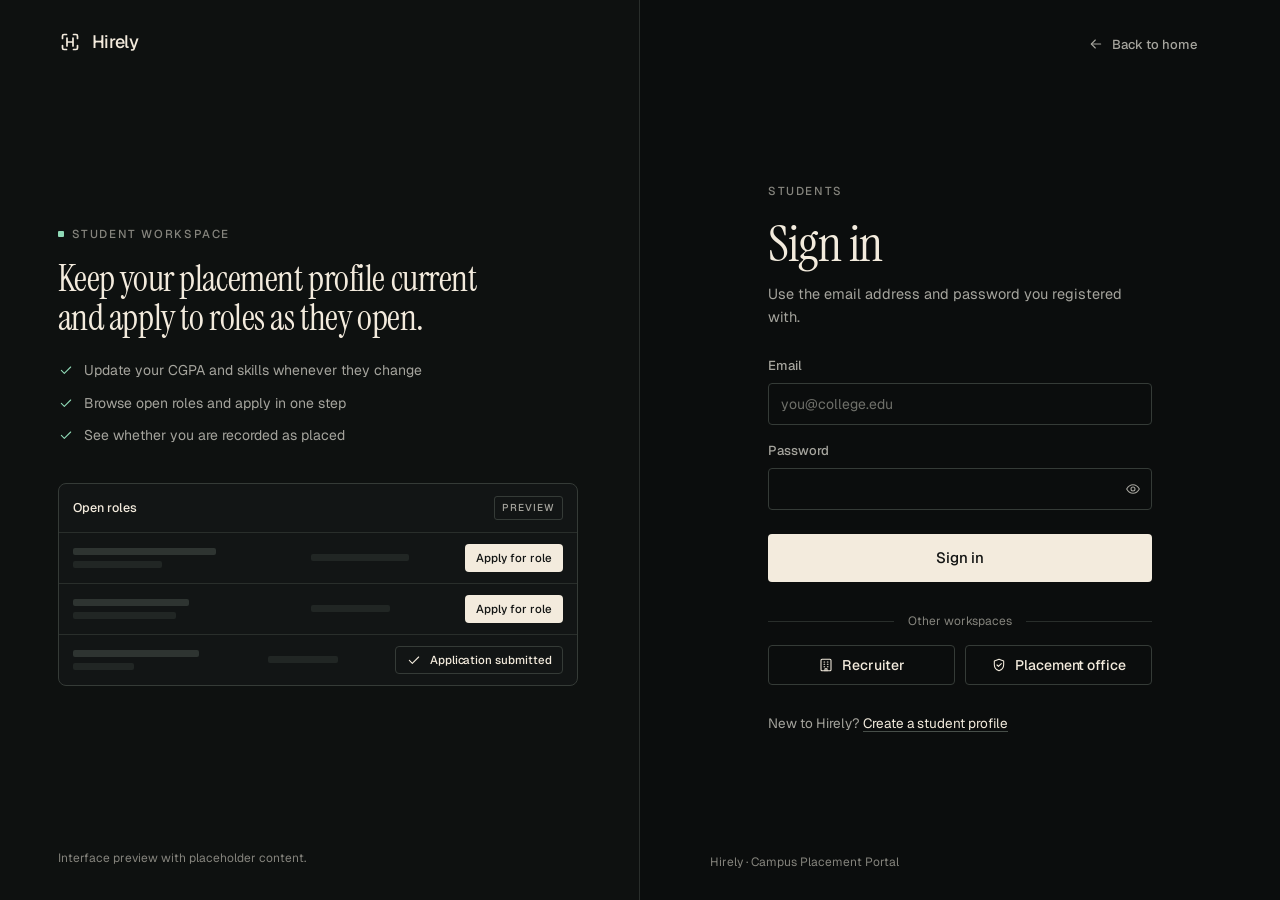
<file: dashboard.html>
<!DOCTYPE html>
<html lang="en">
<head>
    <meta charset="UTF-8">
    <meta name="viewport" content="width=device-width, initial-scale=1.0">
    <meta name="color-scheme" content="dark">
    <meta name="theme-color" content="#0b0d0d">
    <title>Student workspace · Hirely</title>
    <link rel="icon" href="assets/favicon.svg" type="image/svg+xml">
    <link rel="preconnect" href="https://fonts.googleapis.com">
    <link rel="preconnect" href="https://fonts.gstatic.com" crossorigin>
    <link href="https://fonts.googleapis.com/css2?family=Geist:wght@300..700&family=Instrument+Serif:ital@0;1&display=swap" rel="stylesheet">
    <link rel="stylesheet" href="styles.css?v=hirely-2">
    <style>
        .profile-band {
            display: grid;
            grid-template-columns: auto minmax(0, 1fr) auto;
            align-items: center;
            gap: 20px 24px;
            padding: 24px;
        }

        .profile-name {
            color: var(--text);
            font-family: var(--font-serif);
            font-size: 34px;
            line-height: 1.05;
        }

        .profile-meta {
            display: flex;
            flex-wrap: wrap;
            gap: 6px 20px;
            margin-top: 10px;
            color: var(--text-2);
            font-size: 13.5px;
        }

        .profile-meta > * {
            display: inline-flex;
            align-items: center;
            gap: 7px;
            min-width: 0;
        }

        .profile-meta .icon {
            color: var(--text-3);
        }

        .profile-meta a {
            color: var(--text);
            text-decoration: none;
        }

        .profile-meta a:hover {
            text-decoration: underline;
            text-underline-offset: 3px;
        }

        .summary-text {
            color: var(--text-2);
            font-size: 14.5px;
            line-height: 1.7;
            white-space: pre-line;
            overflow-wrap: anywhere;
        }

        .mini-role {
            display: grid;
            gap: 4px;
            padding: 14px 20px;
            border-bottom: 1px solid var(--line);
        }

        .mini-role:last-child {
            border-bottom: 0;
        }

        .mini-role-title {
            color: var(--text);
            font-size: 14px;
            font-weight: 500;
        }

        .mini-role-meta {
            color: var(--text-3);
            font-size: 12.5px;
        }

        @media (max-width: 720px) {
            .profile-band {
                grid-template-columns: auto minmax(0, 1fr);
                padding: 18px 16px;
            }

            .profile-band > :last-child {
                grid-column: 1 / -1;
            }

            .profile-name {
                font-size: 28px;
            }
        }
    </style>
    <script>
        if (!localStorage.getItem("studentSession")) {
            window.location.href = "login.html";
        }
    </script>
</head>
<body>
    <a class="skip-link" href="#main">Skip to content</a>

    <div id="edit-profile-modal" class="overlay modal hidden" role="dialog" aria-modal="true" aria-labelledby="edit-title" aria-hidden="true">
        <div class="overlay-backdrop" data-overlay-close></div>
        <section class="modal-card">
            <div class="modal-head">
                <div>
                    <h2 class="modal-title" id="edit-title">Edit profile details</h2>
                    <p class="panel-sub">Update your CGPA and listed skills.</p>
                </div>
                <button type="button" onclick="closeEditModal()" class="btn btn-icon" aria-label="Close"><i class="i" data-icon="x"></i></button>
            </div>

            <form id="edit-profile-form" data-validate novalidate>
                <div class="modal-body stack">
                    <div id="edit-alert" hidden></div>
                    <div class="field">
                        <label class="field-label" for="edit-cgpa">CGPA</label>
                        <input class="input" type="number" step="0.01" id="edit-cgpa" inputmode="decimal" required>
                    </div>

                    <div class="field">
                        <label class="field-label" for="edit-skills">Skills <span class="optional">Comma-separated</span></label>
                        <textarea class="textarea" id="edit-skills" placeholder="Python, SQL, React, Data Analysis" required aria-describedby="edit-skills-hint"></textarea>
                        <p class="field-hint" id="edit-skills-hint">Saving replaces your current skills list. Recruiters search candidates by these skills.</p>
                    </div>
                </div>
                <div class="modal-foot">
                    <button type="button" class="btn btn-secondary" onclick="closeEditModal()">Cancel</button>
                    <button type="submit" class="btn btn-primary">Save changes</button>
                </div>
            </form>
        </section>
    </div>

    <div class="app">
        <aside class="sidebar">
            <a class="brand" href="index.html">
                <svg class="brand-mark" viewBox="0 0 24 24" fill="none" stroke="currentColor" stroke-width="1.7" stroke-linecap="round" stroke-linejoin="round" aria-hidden="true"><path d="M9 8v8M15 8v8M9 12h6"/><path d="M4.5 8.5V6A1.5 1.5 0 0 1 6 4.5h2.5M15.5 4.5H18A1.5 1.5 0 0 1 19.5 6v2.5M19.5 15.5V18a1.5 1.5 0 0 1-1.5 1.5h-2.5M8.5 19.5H6A1.5 1.5 0 0 1 4.5 18v-2.5"/></svg>
                <span>Hirely</span>
            </a>
            <p class="side-label">Student</p>
            <nav class="side-nav" aria-label="Student workspace">
                <a class="nav-item" href="#overview" data-view-link="overview"><i class="i" data-icon="grid"></i>Overview</a>
                <a class="nav-item" href="#roles" data-view-link="roles"><i class="i" data-icon="briefcase"></i>Open roles<span class="nav-count" id="nav-roles-count"></span></a>
            </nav>
            <div class="sidebar-foot">
                <div class="account">
                    <span class="avatar" id="account-avatar" aria-hidden="true">–</span>
                    <div class="account-text">
                        <span class="account-name" id="account-name">Student</span>
                        <span class="account-role">Student account</span>
                    </div>
                </div>
                <button type="button" onclick="logout()" class="nav-item"><i class="i" data-icon="logout"></i><span class="label-text">Sign out</span></button>
            </div>
        </aside>

        <main class="main" id="main">
            <div class="main-inner">
                <section class="view" data-view="overview" aria-labelledby="overview-title">
                    <header class="page-head">
                        <div>
                            <span class="eyebrow">Student workspace</span>
                            <h1 class="page-title" id="overview-title">Your placement profile</h1>
                            <p class="page-sub">Review your details, keep your record current, and apply for current openings.</p>
                        </div>
                        <div class="page-actions">
                            <button type="button" onclick="openEditModal()" class="btn btn-secondary"><i class="i" data-icon="edit"></i>Edit details</button>
                            <a class="btn btn-primary" href="#roles" data-view-link="roles">Browse open roles <i class="i arrow" data-icon="arrow-right"></i></a>
                        </div>
                    </header>

                    <div class="stack">
                        <section class="panel profile-band" aria-label="Profile summary">
                            <span class="avatar avatar--xl" id="profile-avatar" aria-hidden="true">–</span>
                            <div style="min-width: 0;">
                                <h2 class="profile-name" id="display-name">Student</h2>
                                <div class="profile-meta">
                                    <span><i class="i" data-icon="mail"></i><span id="display-email">Loading...</span></span>
                                    <span><i class="i" data-icon="branch"></i><a id="display-github" href="#" target="_blank" rel="noreferrer">Open GitHub profile</a></span>
                                </div>
                            </div>
                            <div id="display-status" class="badge">Loading status</div>
                        </section>

                        <div class="metrics" aria-label="Profile figures">
                            <div class="metric">
                                <span class="metric-value" id="display-cgpa">0.0</span>
                                <span class="metric-label">Current CGPA <i class="i" data-icon="cap"></i></span>
                            </div>
                            <div class="metric">
                                <span class="metric-value" id="display-skill-count">0</span>
                                <span class="metric-label">Skills on your profile <i class="i" data-icon="layers"></i></span>
                            </div>
                            <div class="metric">
                                <span class="metric-value is-loading" id="display-role-count">—</span>
                                <span class="metric-label">Open roles right now <i class="i" data-icon="briefcase"></i></span>
                            </div>
                        </div>

                        <div class="grid-main-side">
                            <div class="stack">
                                <section class="panel" aria-labelledby="skills-title">
                                    <div class="panel-head">
                                        <div>
                                            <h2 class="panel-title" id="skills-title">Skills</h2>
                                            <p class="panel-sub">Visible to employers and the placement office.</p>
                                        </div>
                                        <button type="button" class="btn btn-ghost btn-sm" onclick="openEditModal()"><i class="i" data-icon="edit"></i>Edit</button>
                                    </div>
                                    <div class="panel-body">
                                        <div id="display-skills" class="chip-row">Loading...</div>
                                    </div>
                                </section>

                                <section class="panel" aria-labelledby="bio-title">
                                    <div class="panel-head">
                                        <h2 class="panel-title" id="bio-title">Professional summary</h2>
                                    </div>
                                    <div class="panel-body">
                                        <p id="display-bio" class="summary-text">Loading summary...</p>
                                    </div>
                                </section>
                            </div>

                            <div class="stack">
                                <section class="panel" aria-labelledby="steps-title">
                                    <div class="panel-head">
                                        <h2 class="panel-title" id="steps-title">Next steps</h2>
                                    </div>
                                    <div class="steps" id="next-steps"></div>
                                </section>

                                <section class="panel" aria-labelledby="recent-title">
                                    <div class="panel-head">
                                        <h2 class="panel-title" id="recent-title">Latest openings</h2>
                                        <a class="btn btn-ghost btn-sm" href="#roles" data-view-link="roles">All roles <i class="i arrow" data-icon="arrow-right"></i></a>
                                    </div>
                                    <div id="recent-roles">
                                        <div class="panel-body"><span class="skeleton" style="width: 70%"></span><span class="skeleton" style="width: 40%; margin-top: 10px"></span></div>
                                    </div>
                                </section>
                            </div>
                        </div>
                    </div>
                </section>

                <section class="view" data-view="roles" aria-labelledby="roles-title" hidden>
                    <header class="page-head">
                        <div>
                            <span class="eyebrow">Opportunities</span>
                            <h1 class="page-title" id="roles-title">Open roles</h1>
                            <p class="page-sub">Current opportunities available for student applications.</p>
                        </div>
                    </header>

                    <div class="panel" style="margin-bottom: 16px;">
                        <div class="toolbar" style="border-bottom: 0;">
                            <div class="input-wrap grow">
                                <i class="i" data-icon="search"></i>
                                <input class="input input-sm" type="search" id="role-search" placeholder="Filter by title, company or location" aria-label="Filter open roles">
                            </div>
                            <span class="toolbar-count" id="role-count" aria-live="polite"></span>
                        </div>
                    </div>

                    <div id="jobs-grid" class="role-list" aria-live="polite">
                        <div class="empty">Loading current openings...</div>
                    </div>
                </section>
            </div>
        </main>
    </div>

    <script src="assets/js/hirely.js?v=hirely-2"></script>
    <script>
        const API_BASE = "https://resume-screening-api-vqq8.onrender.com";
        const sessionData = localStorage.getItem("studentSession");
        const appliedJobs = new Map();
        let allJobs = [];
        let views = null;

        if (!sessionData) {
            window.location.href = "login.html";
        } else {
            const user = JSON.parse(sessionData);
            views = Hirely.initViews();
            populateDashboard(user);
            loadJobs();
        }

        document.getElementById("edit-profile-form").addEventListener("submit", async function(event) {
            event.preventDefault();
            const submitBtn = event.target.querySelector('button[type="submit"]');
            Hirely.clearAlert("edit-alert");
            Hirely.busy(submitBtn, "Saving...");

            const currentUser = JSON.parse(localStorage.getItem("studentSession"));

            try {
                const response = await fetch(`${API_BASE}/update_profile`, {
                    method: "POST",
                    headers: { "Content-Type": "application/json" },
                    body: JSON.stringify({
                        student_id: currentUser.id,
                        new_cgpa: parseFloat(document.getElementById("edit-cgpa").value),
                        new_skills: document.getElementById("edit-skills").value
                    })
                });

                const result = await response.json();

                if (result.status === "success") {
                    currentUser.cgpa = parseFloat(document.getElementById("edit-cgpa").value);
                    currentUser.skills = document.getElementById("edit-skills").value;
                    localStorage.setItem("studentSession", JSON.stringify(currentUser));
                    populateDashboard(currentUser);
                    closeEditModal();
                    Hirely.toast("Profile updated successfully.", "success");
                } else {
                    Hirely.showAlert("edit-alert", result.message || "We could not save your changes.");
                }
            } catch (error) {
                Hirely.showAlert("edit-alert", "The profile update service is currently unavailable. Please try again shortly.");
            } finally {
                Hirely.idle(submitBtn);
            }
        });

        function populateDashboard(user) {
            const name = ((user.first_name || "") + " " + (user.last_name || "")).trim() || "Student";
            const initials = Hirely.initials(user.first_name, user.last_name);
            document.getElementById("display-name").innerText = name;
            document.getElementById("account-name").innerText = name;
            document.getElementById("account-avatar").innerText = initials;
            document.getElementById("profile-avatar").innerText = initials;
            document.getElementById("display-email").innerText = user.email || "Not provided";
            document.getElementById("display-cgpa").innerText = user.cgpa || "0.0";
            document.getElementById("display-bio").innerText = user.bio || "No professional summary has been added yet.";

            const githubButton = document.getElementById("display-github");
            const githubUrl = Hirely.safeUrl(user.github);
            if (githubUrl) {
                githubButton.href = githubUrl;
                githubButton.innerText = "Open GitHub profile";
                githubButton.onclick = null;
                githubButton.removeAttribute("aria-disabled");
            } else {
                githubButton.href = "#";
                githubButton.innerText = "GitHub profile not provided";
                githubButton.setAttribute("aria-disabled", "true");
                githubButton.onclick = (event) => event.preventDefault();
            }

            const skillsContainer = document.getElementById("display-skills");
            const skillsArray = user.skills ? user.skills.split(",").map((skill) => skill.trim()).filter(Boolean) : [];
            skillsContainer.innerHTML = skillsArray.length
                ? skillsArray.map((skill) => `<span class="chip">${Hirely.esc(skill)}</span>`).join("")
                : '<p class="muted small">No skills listed. Add skills so recruiters can find your profile.</p>';
            document.getElementById("display-skill-count").innerText = skillsArray.length;

            const statusElement = document.getElementById("display-status");
            if (user.is_placed === 1) {
                statusElement.innerText = "Placed";
                statusElement.className = "badge badge--positive";
            } else {
                statusElement.innerText = "Open to opportunities";
                statusElement.className = "badge";
            }

            document.getElementById("edit-cgpa").value = user.cgpa || "";
            document.getElementById("edit-skills").value = user.skills || "";
            renderNextSteps(user);
        }

        function renderNextSteps(user) {
            const skillCount = Hirely.splitSkills(user.skills).length;
            const appliedCount = Array.from(appliedJobs.values()).filter((entry) => entry.state === "applied").length;
            const steps = [
                { done: true, title: "Profile created", text: "Your record is visible to recruiters and the placement office." },
                skillCount >= 3
                    ? { done: true, title: `${skillCount} skills listed`, text: "Keep them current as you learn." }
                    : { done: false, title: "Add more skills", text: "Recruiters search candidates by skill.", action: '<button type="button" class="btn btn-secondary btn-sm" onclick="openEditModal()">Edit</button>' },
                user.is_placed === 1
                    ? { done: true, title: "Marked as placed", text: "Recorded by the placement office." }
                    : appliedCount > 0
                        ? { done: true, title: `Applied to ${appliedCount} role${appliedCount === 1 ? "" : "s"}`, text: "Submitted during this session." }
                        : { done: false, title: "Apply to open roles", text: "Applications go straight to the recruiter.", action: '<a class="btn btn-secondary btn-sm" href="#roles" onclick="event.preventDefault(); views.show(\'roles\', { focus: true });">Browse</a>' }
            ];
            document.getElementById("next-steps").innerHTML = steps.map((step, index) => `
                <div class="step${step.done ? " is-done" : ""}">
                    <span class="step-num">${step.done ? Hirely.icon("check") : index + 1}</span>
                    <div><p class="step-title">${Hirely.esc(step.title)}</p><p class="step-text">${Hirely.esc(step.text)}</p></div>
                    ${step.action || ""}
                </div>
            `).join("");
        }

        function roleSkeleton() {
            return Array.from({ length: 3 }, () => `
                <div class="role" aria-hidden="true">
                    <div style="display: grid; gap: 12px;">
                        <span class="skeleton" style="width: 40%; height: 18px;"></span>
                        <span class="skeleton" style="width: 22%;"></span>
                        <span class="skeleton" style="width: 64%;"></span>
                    </div>
                    <span class="skeleton" style="width: 140px; height: 40px;"></span>
                </div>
            `).join("");
        }

        async function loadJobs() {
            const grid = document.getElementById("jobs-grid");
            const countMetric = document.getElementById("display-role-count");
            grid.innerHTML = roleSkeleton();
            grid.setAttribute("aria-busy", "true");

            try {
                const response = await fetch(`${API_BASE}/jobs`);
                const jobs = await response.json();
                if (!Array.isArray(jobs)) throw new Error("Unexpected response for /jobs");
                allJobs = jobs;

                countMetric.innerText = jobs.length;
                countMetric.classList.remove("is-loading");
                document.getElementById("nav-roles-count").innerText = jobs.length || "";
                renderRecentRoles();
                renderJobs();
            } catch (error) {
                countMetric.innerText = "—";
                countMetric.classList.remove("is-loading");
                document.getElementById("role-count").innerText = "";
                grid.innerHTML = Hirely.emptyState({
                    tone: "error",
                    title: "Openings unavailable",
                    text: "We could not load current openings. Please try again later.",
                    action: '<button type="button" class="btn btn-secondary btn-sm" onclick="loadJobs()"><i class="i" data-icon="refresh"></i>Try again</button>'
                });
                document.getElementById("recent-roles").innerHTML = Hirely.emptyState({ compact: true, tone: "error", title: "Couldn’t load openings" });
                Hirely.hydrateIcons(grid);
            } finally {
                grid.removeAttribute("aria-busy");
            }
        }

        function renderRecentRoles() {
            const container = document.getElementById("recent-roles");
            if (!allJobs.length) {
                container.innerHTML = Hirely.emptyState({ compact: true, icon: "briefcase", title: "No openings yet", text: "New roles will appear here as recruiters post them." });
                return;
            }
            container.innerHTML = allJobs.slice(0, 4).map((job) => `
                <div class="mini-role">
                    <span class="mini-role-title">${Hirely.esc(job.job_title)}</span>
                    <span class="mini-role-meta">${Hirely.esc(job.company_name || "Company name not listed")} · ${Hirely.esc(job.location || "Location not listed")}</span>
                </div>
            `).join("");
        }

        function renderJobs() {
            const grid = document.getElementById("jobs-grid");
            const query = document.getElementById("role-search").value.trim().toLowerCase();
            const jobs = query
                ? allJobs.filter((job) => [job.job_title, job.company_name, job.location, job.job_description].join(" ").toLowerCase().includes(query))
                : allJobs;

            document.getElementById("role-count").innerText = query
                ? `${jobs.length} of ${allJobs.length} roles`
                : `${allJobs.length} role${allJobs.length === 1 ? "" : "s"}`;

            if (!allJobs.length) {
                grid.innerHTML = Hirely.emptyState({ icon: "briefcase", title: "No open roles", text: "There are no open roles available at the moment. Check back soon." });
                return;
            }
            if (!jobs.length) {
                grid.innerHTML = Hirely.emptyState({ icon: "search", title: "No matching roles", text: "Try a different title, company or location." });
                return;
            }

            grid.innerHTML = jobs.map((job, index) => {
                const jobId = Number(job.job_id);
                const experienceLabel = Number(job.required_exp) > 0 ? `${job.required_exp} year${Number(job.required_exp) === 1 ? "" : "s"} experience` : "Entry level";
                const description = job.job_description || "Role description not available.";
                const applied = appliedJobs.get(jobId);
                const isApplied = applied && applied.state === "applied";
                const button = isApplied
                    ? `<button type="button" class="btn btn-secondary" disabled>${Hirely.icon("check")}Application submitted</button>`
                    : `<button type="button" onclick="applyForJob(${jobId}, this)" class="btn btn-primary">Apply for role</button>`;
                const note = applied ? `<p class="role-note ${isApplied ? "is-success" : "is-error"}">${Hirely.esc(applied.message)}</p>` : "";
                return `
                    <article class="role" style="animation-delay: ${Math.min(index, 8) * 30}ms" aria-labelledby="role-${jobId}">
                        <div style="min-width: 0;">
                            <div class="role-head">
                                <h2 class="role-title" id="role-${jobId}">${Hirely.esc(job.job_title)}</h2>
                                <p class="role-company">${Hirely.esc(job.company_name || "Company name not listed")}</p>
                            </div>
                            <div class="role-meta">
                                <span>${Hirely.icon("pin")}${Hirely.esc(job.location || "Location not listed")}</span>
                                <span>${Hirely.icon("clock")}${Hirely.esc(experienceLabel)}</span>
                                <span>${Hirely.icon("wallet")}${Hirely.esc(job.salary || "Compensation not listed")}</span>
                            </div>
                            <p class="role-desc" id="desc-${jobId}">${Hirely.esc(description)}</p>
                            ${description.length > 180 ? `<button type="button" class="role-more" aria-expanded="false" aria-controls="desc-${jobId}" onclick="toggleDescription(this)">Show more</button>` : ""}
                        </div>
                        <div class="role-actions">
                            ${button}
                            <div aria-live="polite" id="note-${jobId}">${note}</div>
                        </div>
                    </article>
                `;
            }).join("");
        }

        function toggleDescription(button) {
            const role = button.closest(".role");
            const expanded = role.classList.toggle("is-expanded");
            button.setAttribute("aria-expanded", String(expanded));
            button.innerText = expanded ? "Show less" : "Show more";
        }

        document.getElementById("role-search").addEventListener("input", renderJobs);

        async function applyForJob(jobId, buttonElement) {
            const note = document.getElementById(`note-${jobId}`);
            Hirely.busy(buttonElement, "Submitting application...");

            const currentUser = JSON.parse(localStorage.getItem("studentSession"));
            if (!currentUser || !currentUser.id) {
                window.location.href = "login.html";
                return;
            }

            try {
                const response = await fetch(`${API_BASE}/student/apply/${jobId}?student_id=${currentUser.id}`, { method: "POST" });
                const result = await response.json();

                if (result.status === "success") {
                    appliedJobs.set(jobId, { state: "applied", message: "Sent to the recruiter." });
                    Hirely.toast(result.message || "Application submitted.", "success");
                } else {
                    const message = result.message || "We could not submit your application.";
                    appliedJobs.set(jobId, { state: /already applied/i.test(message) ? "applied" : "error", message });
                }
            } catch (error) {
                appliedJobs.set(jobId, { state: "error", message: "The application service is currently unavailable. Please try again shortly." });
            }

            const entry = appliedJobs.get(jobId);
            if (entry.state === "applied") {
                Hirely.idle(buttonElement, `${Hirely.icon("check")}Application submitted`);
                buttonElement.disabled = true;
                buttonElement.className = "btn btn-secondary";
            } else {
                Hirely.idle(buttonElement);
            }
            if (note) note.innerHTML = `<p class="role-note ${entry.state === "applied" ? "is-success" : "is-error"}">${Hirely.esc(entry.message)}</p>`;
            renderNextSteps(JSON.parse(localStorage.getItem("studentSession")) || {});
        }

        function openEditModal() {
            const currentUser = JSON.parse(localStorage.getItem("studentSession")) || {};
            const form = document.getElementById("edit-profile-form");
            document.getElementById("edit-cgpa").value = currentUser.cgpa || "";
            document.getElementById("edit-skills").value = currentUser.skills || "";
            form.querySelectorAll(".field.is-invalid").forEach((field) => field.classList.remove("is-invalid"));
            form.querySelectorAll(".field-error").forEach((error) => error.remove());
            form.querySelectorAll("[aria-invalid]").forEach((input) => input.removeAttribute("aria-invalid"));
            Hirely.clearAlert("edit-alert");
            Hirely.openOverlay(document.getElementById("edit-profile-modal"));
        }

        function closeEditModal() {
            Hirely.closeOverlay(document.getElementById("edit-profile-modal"));
        }

        function logout() {
            localStorage.removeItem("studentSession");
            window.location.href = "login.html";
        }
    </script>
</body>
</html>
</file>
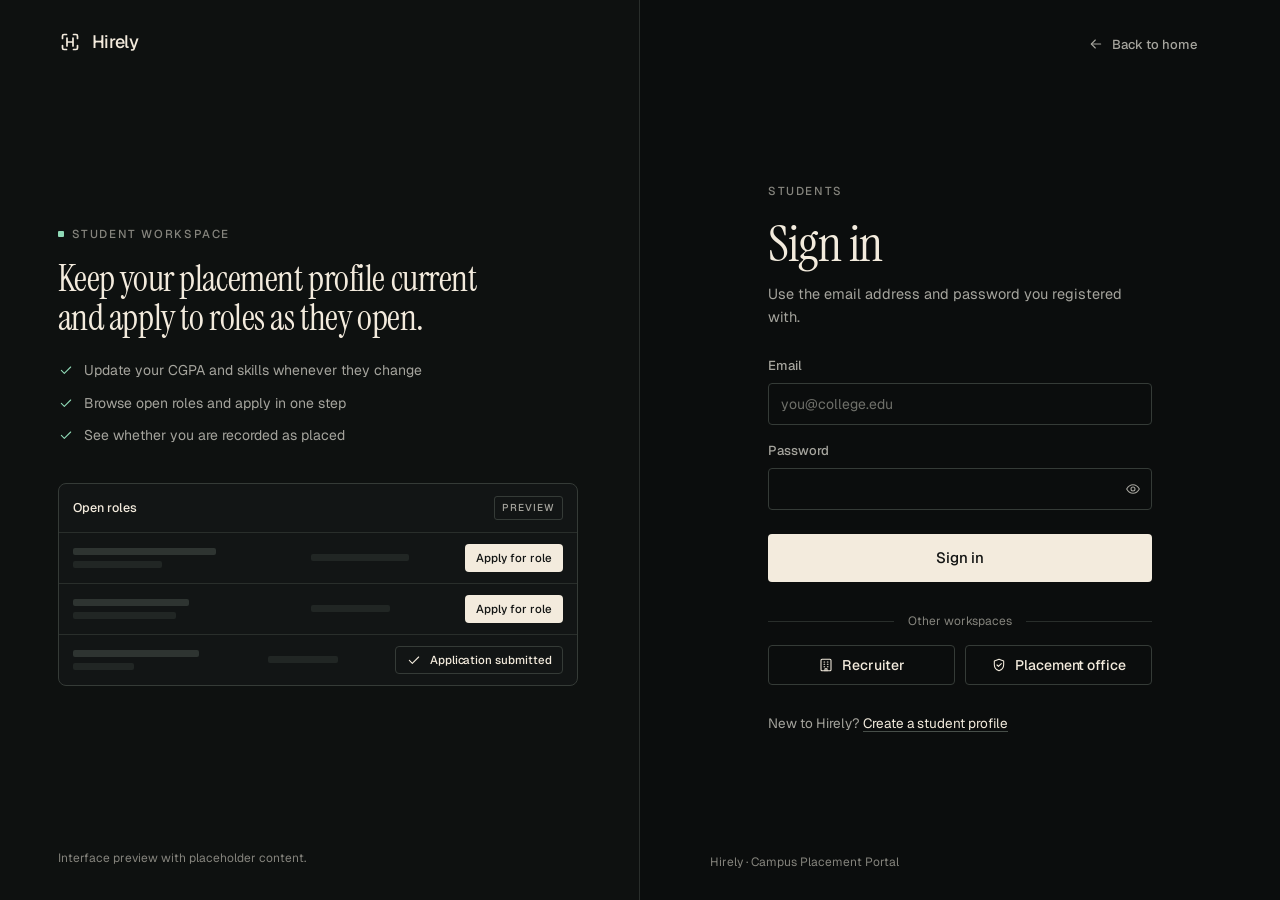
<file: login.html>
<!DOCTYPE html>
<html lang="en">
<head>
    <meta charset="UTF-8">
    <meta name="viewport" content="width=device-width, initial-scale=1.0">
    <meta name="color-scheme" content="dark">
    <meta name="theme-color" content="#0b0d0d">
    <title>Student sign in · Hirely</title>
    <link rel="icon" href="assets/favicon.svg" type="image/svg+xml">
    <link rel="preconnect" href="https://fonts.googleapis.com">
    <link rel="preconnect" href="https://fonts.gstatic.com" crossorigin>
    <link href="https://fonts.googleapis.com/css2?family=Geist:wght@300..700&family=Instrument+Serif:ital@0;1&display=swap" rel="stylesheet">
    <link rel="stylesheet" href="styles.css?v=hirely-2">
    <link rel="stylesheet" href="assets/css/marketing.css?v=hirely-2">
</head>
<body>
    <a class="skip-link" href="#loginForm">Skip to sign in</a>

    <main class="auth">
        <aside class="auth-aside">
            <a class="brand" href="index.html">
                <svg class="brand-mark" viewBox="0 0 24 24" fill="none" stroke="currentColor" stroke-width="1.7" stroke-linecap="round" stroke-linejoin="round" aria-hidden="true"><path d="M9 8v8M15 8v8M9 12h6"/><path d="M4.5 8.5V6A1.5 1.5 0 0 1 6 4.5h2.5M15.5 4.5H18A1.5 1.5 0 0 1 19.5 6v2.5M19.5 15.5V18a1.5 1.5 0 0 1-1.5 1.5h-2.5M8.5 19.5H6A1.5 1.5 0 0 1 4.5 18v-2.5"/></svg>
                <span>Hirely</span>
            </a>
            <div class="auth-aside-body">
                <span class="eyebrow eyebrow--dot">Student workspace</span>
                <p class="auth-aside-title">Keep your placement profile current and apply to roles as they open.</p>
                <ul class="auth-points">
                    <li><i class="i" data-icon="check"></i>Update your CGPA and skills whenever they change</li>
                    <li><i class="i" data-icon="check"></i>Browse open roles and apply in one step</li>
                    <li><i class="i" data-icon="check"></i>See whether you are recorded as placed</li>
                </ul>
                <div class="mini-preview" aria-hidden="true">
                    <div class="mini-head"><span>Open roles</span><span class="frame-tag">Preview</span></div>
                    <div class="mini-row">
                        <span class="frame-lines"><span class="ph ph--strong" style="width: 64%"></span><span class="ph" style="width: 40%"></span></span>
                        <span class="ph" style="width: 70%"></span>
                        <span class="btn btn-primary">Apply for role</span>
                    </div>
                    <div class="mini-row">
                        <span class="frame-lines"><span class="ph ph--strong" style="width: 52%"></span><span class="ph" style="width: 46%"></span></span>
                        <span class="ph" style="width: 56%"></span>
                        <span class="btn btn-primary">Apply for role</span>
                    </div>
                    <div class="mini-row">
                        <span class="frame-lines"><span class="ph ph--strong" style="width: 70%"></span><span class="ph" style="width: 34%"></span></span>
                        <span class="ph" style="width: 62%"></span>
                        <span class="btn btn-secondary"><i class="i" data-icon="check"></i>Application submitted</span>
                    </div>
                </div>
            </div>
            <p class="mini-caption">Interface preview with placeholder content.</p>
        </aside>

        <section class="auth-panel">
            <div class="auth-panel-top">
                <span></span>
                <a class="btn btn-ghost btn-sm" href="index.html"><i class="i" data-icon="arrow-left"></i>Back to home</a>
            </div>

            <div class="auth-card">
                <span class="eyebrow">Students</span>
                <h1 class="auth-title">Sign in</h1>
                <p class="auth-sub">Use the email address and password you registered with.</p>

                <form id="loginForm" class="auth-form" data-validate novalidate>
                    <div id="login-alert" hidden></div>

                    <div class="field">
                        <label class="field-label" for="email">Email</label>
                        <input class="input" type="email" id="email" autocomplete="email" placeholder="you@college.edu" required>
                    </div>

                    <div class="field">
                        <label class="field-label" for="password">Password</label>
                        <div class="input-wrap">
                            <input class="input" type="password" id="password" autocomplete="current-password" required>
                            <button type="button" class="btn btn-icon btn-sm input-action" data-toggle-password aria-controls="password" aria-pressed="false" aria-label="Show password"><i class="i" data-icon="eye"></i></button>
                        </div>
                    </div>

                    <button type="submit" class="btn btn-primary btn-block btn-lg">Sign in</button>
                </form>

                <div class="auth-divider">Other workspaces</div>
                <div class="auth-alt">
                    <a class="btn btn-secondary" href="recruiter.html"><i class="i" data-icon="building"></i>Recruiter</a>
                    <a class="btn btn-secondary" href="admin.html"><i class="i" data-icon="shield"></i>Placement office</a>
                </div>

                <p class="auth-foot">
                    New to Hirely? <a href="student.html" class="text-link">Create a student profile</a>
                </p>
            </div>

            <p class="auth-legal">Hirely · Campus Placement Portal</p>
        </section>
    </main>

    <script src="assets/js/hirely.js?v=hirely-2"></script>
    <script>
        const API_BASE = "https://resume-screening-api-vqq8.onrender.com";

        document.getElementById("loginForm").addEventListener("submit", async function(event) {
            event.preventDefault();
            const submitBtn = event.target.querySelector('button[type="submit"]');
            Hirely.clearAlert("login-alert");
            Hirely.busy(submitBtn, "Signing in...");

            const loginData = {
                email: document.getElementById("email").value,
                password: document.getElementById("password").value
            };

            try {
                const response = await fetch(`${API_BASE}/login`, {
                    method: "POST",
                    headers: { "Content-Type": "application/json" },
                    body: JSON.stringify(loginData)
                });

                const result = await response.json();

                if (result.status === "success") {
                    localStorage.setItem("studentSession", JSON.stringify(result.user));
                    Hirely.busy(submitBtn, "Opening your workspace...");
                    window.location.href = "dashboard.html";
                    return;
                } else {
                    Hirely.showAlert("login-alert", result.message || "Unable to sign in. Please verify your credentials.");
                    document.getElementById("password").select();
                }
            } catch (error) {
                Hirely.showAlert("login-alert", "The sign-in service is currently unavailable. Please try again shortly.");
                console.error(error);
            }

            Hirely.idle(submitBtn);
        });
    </script>
</body>
</html>
</file>
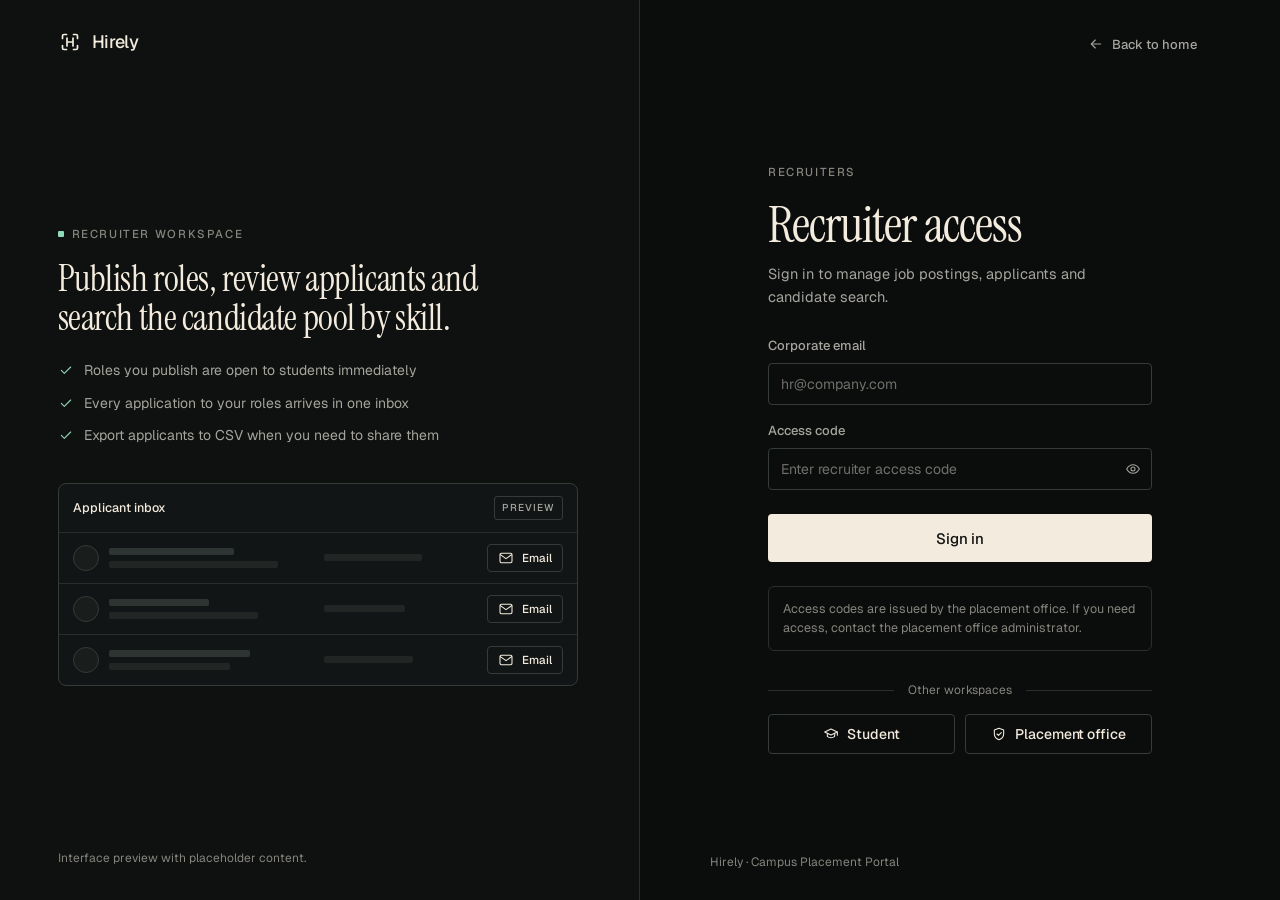
<file: recruiter.html>
<!DOCTYPE html>
<html lang="en">
<head>
    <meta charset="UTF-8">
    <meta name="viewport" content="width=device-width, initial-scale=1.0">
    <meta name="color-scheme" content="dark">
    <meta name="theme-color" content="#0b0d0d">
    <title>Recruiter workspace · Hirely</title>
    <link rel="icon" href="assets/favicon.svg" type="image/svg+xml">
    <link rel="preconnect" href="https://fonts.googleapis.com">
    <link rel="preconnect" href="https://fonts.gstatic.com" crossorigin>
    <link href="https://fonts.googleapis.com/css2?family=Geist:wght@300..700&family=Instrument+Serif:ital@0;1&display=swap" rel="stylesheet">
    <link rel="stylesheet" href="styles.css?v=hirely-2">
    <link rel="stylesheet" href="assets/css/marketing.css?v=hirely-2">
    <style>
        /* A saved session skips the sign-in screen without flashing it first */
        .has-session #login-screen {
            display: none;
        }

        .search-form {
            display: flex;
            flex-wrap: wrap;
            align-items: center;
            gap: 10px;
        }

        .search-hint {
            padding: 0 16px 14px;
            color: var(--text-3);
            font-size: 12.5px;
            border-bottom: 1px solid var(--line);
        }

        .applicant-tools {
            display: flex;
            flex-wrap: wrap;
            align-items: center;
            gap: 10px;
        }

        .drawer-section-title {
            margin-bottom: 12px;
            color: var(--text-3);
            font-size: 11.5px;
            font-weight: 500;
            letter-spacing: 0.12em;
            text-transform: uppercase;
        }

        .match-group + .match-group {
            margin-top: 14px;
        }

        .match-group-label {
            margin-bottom: 8px;
            color: var(--text-2);
            font-size: 13px;
        }
    </style>
    <script>
        try {
            if (localStorage.getItem("recruiterSession")) document.documentElement.classList.add("has-session");
        } catch (error) {}
    </script>
</head>
<body>
    <!-- Sign in -->
    <div id="login-screen" class="auth">
        <a class="skip-link" href="#recruiter-login-form">Skip to sign in</a>
        <aside class="auth-aside">
            <a class="brand" href="index.html">
                <svg class="brand-mark" viewBox="0 0 24 24" fill="none" stroke="currentColor" stroke-width="1.7" stroke-linecap="round" stroke-linejoin="round" aria-hidden="true"><path d="M9 8v8M15 8v8M9 12h6"/><path d="M4.5 8.5V6A1.5 1.5 0 0 1 6 4.5h2.5M15.5 4.5H18A1.5 1.5 0 0 1 19.5 6v2.5M19.5 15.5V18a1.5 1.5 0 0 1-1.5 1.5h-2.5M8.5 19.5H6A1.5 1.5 0 0 1 4.5 18v-2.5"/></svg>
                <span>Hirely</span>
            </a>
            <div class="auth-aside-body">
                <span class="eyebrow eyebrow--dot">Recruiter workspace</span>
                <p class="auth-aside-title">Publish roles, review applicants and search the candidate pool by skill.</p>
                <ul class="auth-points">
                    <li><i class="i" data-icon="check"></i>Roles you publish are open to students immediately</li>
                    <li><i class="i" data-icon="check"></i>Every application to your roles arrives in one inbox</li>
                    <li><i class="i" data-icon="check"></i>Export applicants to CSV when you need to share them</li>
                </ul>
                <div class="mini-preview" aria-hidden="true">
                    <div class="mini-head"><span>Applicant inbox</span><span class="frame-tag">Preview</span></div>
                    <div class="mini-row">
                        <span class="frame-person"><span class="avatar"></span><span class="frame-lines"><span class="ph ph--strong" style="width: 62%"></span><span class="ph" style="width: 84%"></span></span></span>
                        <span class="ph" style="width: 66%"></span>
                        <span class="btn btn-secondary"><i class="i" data-icon="mail"></i>Email</span>
                    </div>
                    <div class="mini-row">
                        <span class="frame-person"><span class="avatar"></span><span class="frame-lines"><span class="ph ph--strong" style="width: 50%"></span><span class="ph" style="width: 74%"></span></span></span>
                        <span class="ph" style="width: 54%"></span>
                        <span class="btn btn-secondary"><i class="i" data-icon="mail"></i>Email</span>
                    </div>
                    <div class="mini-row">
                        <span class="frame-person"><span class="avatar"></span><span class="frame-lines"><span class="ph ph--strong" style="width: 70%"></span><span class="ph" style="width: 60%"></span></span></span>
                        <span class="ph" style="width: 60%"></span>
                        <span class="btn btn-secondary"><i class="i" data-icon="mail"></i>Email</span>
                    </div>
                </div>
            </div>
            <p class="mini-caption">Interface preview with placeholder content.</p>
        </aside>

        <section class="auth-panel">
            <div class="auth-panel-top">
                <span></span>
                <a class="btn btn-ghost btn-sm" href="index.html"><i class="i" data-icon="arrow-left"></i>Back to home</a>
            </div>
            <section class="auth-card" aria-labelledby="recruiter-login-title">
                <span class="eyebrow">Recruiters</span>
                <h1 class="auth-title" id="recruiter-login-title">Recruiter access</h1>
                <p class="auth-sub">Sign in to manage job postings, applicants and candidate search.</p>

                <form id="recruiter-login-form" class="auth-form" onsubmit="handleLogin(event)" data-validate novalidate>
                    <div id="login-alert" hidden></div>
                    <div class="field">
                        <label class="field-label" for="login-email">Corporate email</label>
                        <input class="input" type="email" id="login-email" autocomplete="email" required placeholder="hr@company.com">
                    </div>
                    <div class="field">
                        <label class="field-label" for="login-pass">Access code</label>
                        <div class="input-wrap">
                            <input class="input" type="password" id="login-pass" autocomplete="current-password" required placeholder="Enter recruiter access code">
                            <button type="button" class="btn btn-icon btn-sm input-action" data-toggle-password aria-controls="login-pass" aria-pressed="false" aria-label="Show access code"><i class="i" data-icon="eye"></i></button>
                        </div>
                    </div>
                    <button type="submit" id="login-btn" class="btn btn-primary btn-block btn-lg">Sign in</button>
                </form>

                <p class="note" style="margin-top: 24px;">Access codes are issued by the placement office. If you need access, contact the placement office administrator.</p>

                <div class="auth-divider">Other workspaces</div>
                <div class="auth-alt">
                    <a class="btn btn-secondary" href="login.html"><i class="i" data-icon="cap"></i>Student</a>
                    <a class="btn btn-secondary" href="admin.html"><i class="i" data-icon="shield"></i>Placement office</a>
                </div>
            </section>
            <p class="auth-legal">Hirely · Campus Placement Portal</p>
        </section>
    </div>

    <!-- Workspace -->
    <div id="dashboard-screen" class="hidden">
        <a class="skip-link" href="#main">Skip to content</a>
        <div class="app">
            <aside class="sidebar">
                <a class="brand" href="index.html">
                    <svg class="brand-mark" viewBox="0 0 24 24" fill="none" stroke="currentColor" stroke-width="1.7" stroke-linecap="round" stroke-linejoin="round" aria-hidden="true"><path d="M9 8v8M15 8v8M9 12h6"/><path d="M4.5 8.5V6A1.5 1.5 0 0 1 6 4.5h2.5M15.5 4.5H18A1.5 1.5 0 0 1 19.5 6v2.5M19.5 15.5V18a1.5 1.5 0 0 1-1.5 1.5h-2.5M8.5 19.5H6A1.5 1.5 0 0 1 4.5 18v-2.5"/></svg>
                    <span>Hirely</span>
                </a>
                <p class="side-label">Recruiter</p>
                <nav class="side-nav" aria-label="Recruiter workspace">
                    <a class="nav-item" href="#overview" data-view-link="overview"><i class="i" data-icon="grid"></i>Overview</a>
                    <a class="nav-item" href="#jobs" data-view-link="jobs"><i class="i" data-icon="briefcase"></i>Jobs<span class="nav-count" id="nav-jobs-count"></span></a>
                    <a class="nav-item" href="#applicants" data-view-link="applicants"><i class="i" data-icon="inbox"></i>Applicants<span class="nav-count" id="nav-applicants-count"></span></a>
                    <a class="nav-item" href="#candidates" data-view-link="candidates"><i class="i" data-icon="users"></i>Candidates</a>
                </nav>
                <div class="sidebar-foot">
                    <div class="account">
                        <span class="avatar" id="company-avatar" aria-hidden="true">–</span>
                        <div class="account-text">
                            <span class="account-name" id="company-display">Recruiter Workspace</span>
                            <span class="account-role" id="company-email">Recruiter</span>
                        </div>
                    </div>
                    <button type="button" onclick="logoutRecruiter()" class="nav-item"><i class="i" data-icon="logout"></i><span class="label-text">Sign out</span></button>
                </div>
            </aside>

            <main class="main" id="main">
                <div class="main-inner">

                    <!-- Overview -->
                    <section class="view" data-view="overview" aria-labelledby="overview-title">
                        <header class="page-head">
                            <div>
                                <span class="eyebrow">Recruiter workspace</span>
                                <h1 class="page-title" id="overview-title">Recruitment overview</h1>
                                <p class="page-sub" id="rec-sub">Applications, published roles and the candidate pool.</p>
                            </div>
                            <div class="page-actions">
                                <a class="btn btn-secondary" href="#candidates" data-view-link="candidates"><i class="i" data-icon="search"></i>Search candidates</a>
                                <button type="button" class="btn btn-primary" onclick="openJobForm()"><i class="i" data-icon="plus"></i>Post a role</button>
                            </div>
                        </header>

                        <div class="stack">
                            <div class="metrics" aria-label="Recruitment figures">
                                <div class="metric">
                                    <span class="metric-value is-loading" id="m-applications">—</span>
                                    <span class="metric-label">Applications received <i class="i" data-icon="inbox"></i></span>
                                </div>
                                <div class="metric">
                                    <span class="metric-value is-loading" id="m-roles">—</span>
                                    <span class="metric-label">Roles published <i class="i" data-icon="briefcase"></i></span>
                                </div>
                                <div class="metric">
                                    <span class="metric-value is-loading" id="m-active-roles">—</span>
                                    <span class="metric-label">Roles with applicants <i class="i" data-icon="layers"></i></span>
                                </div>
                                <div class="metric">
                                    <span class="metric-value is-loading" id="m-pool">—</span>
                                    <span class="metric-label">Active candidates <i class="i" data-icon="users"></i></span>
                                </div>
                            </div>

                            <div class="grid-main-side">
                                <section class="panel" aria-labelledby="recent-title">
                                    <div class="panel-head">
                                        <div>
                                            <h2 class="panel-title" id="recent-title">Latest applications</h2>
                                            <p class="panel-sub">The newest applications to your published roles.</p>
                                        </div>
                                        <a class="btn btn-ghost btn-sm" href="#applicants" data-view-link="applicants">Open inbox <i class="i arrow" data-icon="arrow-right"></i></a>
                                    </div>
                                    <div class="table-wrap">
                                        <table class="table table--stack">
                                            <thead>
                                                <tr><th scope="col">Candidate</th><th scope="col">Role</th><th scope="col">CGPA</th><th scope="col">Skills</th><th scope="col">Applied</th></tr>
                                            </thead>
                                            <tbody id="recent-table-body"></tbody>
                                        </table>
                                    </div>
                                </section>

                                <section class="panel" aria-labelledby="skills-title">
                                    <div class="panel-head">
                                        <div>
                                            <h2 class="panel-title" id="skills-title">Skills among applicants</h2>
                                            <p class="panel-sub">Applications listing each skill.</p>
                                        </div>
                                    </div>
                                    <div class="panel-body" id="applicant-skills"></div>
                                </section>
                            </div>
                        </div>
                    </section>

                    <!-- Jobs -->
                    <section class="view" data-view="jobs" aria-labelledby="jobs-title" hidden>
                        <header class="page-head">
                            <div>
                                <span class="eyebrow">Roles</span>
                                <h1 class="page-title" id="jobs-title">Jobs</h1>
                                <p class="page-sub">Create and publish roles for student applications.</p>
                            </div>
                            <div class="page-actions">
                                <button type="button" onclick="toggleJobForm()" class="btn btn-primary" id="create-job-btn" aria-controls="job-form-section" aria-expanded="false"><i class="i" data-icon="plus"></i>Create job</button>
                            </div>
                        </header>

                        <div class="stack">
                            <section id="job-form-section" class="panel collapsible hidden" aria-labelledby="job-form-title">
                                <div class="panel-head">
                                    <div>
                                        <h2 class="panel-title" id="job-form-title">New job posting</h2>
                                        <p class="panel-sub">Create and publish a role for student applications.</p>
                                    </div>
                                    <button type="button" onclick="toggleJobForm()" class="btn btn-icon" aria-label="Close job form"><i class="i" data-icon="x"></i></button>
                                </div>
                                <form id="post-job-form" onsubmit="submitJobPosting(event)" data-validate novalidate>
                                    <div class="panel-body stack">
                                        <div id="job-form-alert" hidden></div>
                                        <div class="field-grid">
                                            <div class="field">
                                                <label class="field-label" for="job-title">Job title</label>
                                                <input class="input" type="text" id="job-title" placeholder="e.g. Backend Engineer" required>
                                            </div>
                                            <div class="field">
                                                <label class="field-label" for="job-company">Company name</label>
                                                <input class="input" type="text" id="job-company" readonly>
                                            </div>
                                        </div>
                                        <div class="field-grid thirds">
                                            <div class="field">
                                                <label class="field-label" for="job-salary">Salary / CTC</label>
                                                <input class="input" type="text" id="job-salary" placeholder="e.g. 12 LPA" required>
                                            </div>
                                            <div class="field">
                                                <label class="field-label" for="job-exp">Required experience <span class="optional">Years</span></label>
                                                <input class="input" type="number" step="0.5" id="job-exp" inputmode="decimal" placeholder="0" required>
                                            </div>
                                            <div class="field">
                                                <label class="field-label" for="job-location">Location</label>
                                                <input class="input" type="text" id="job-location" placeholder="e.g. Pune or Remote" required>
                                            </div>
                                        </div>
                                        <div class="field">
                                            <label class="field-label" for="job-desc">Job description</label>
                                            <textarea class="textarea" id="job-desc" placeholder="Responsibilities, skills you’re looking for, and anything students should know." required></textarea>
                                        </div>
                                    </div>
                                    <div class="panel-foot form-actions" style="justify-content: flex-end;">
                                        <button type="button" class="btn btn-secondary" onclick="toggleJobForm()">Cancel</button>
                                        <button type="submit" id="submit-job-btn" class="btn btn-primary">Publish role</button>
                                    </div>
                                </form>
                            </section>

                            <section class="panel" aria-labelledby="my-jobs-title">
                                <div class="panel-head">
                                    <div>
                                        <h2 class="panel-title" id="my-jobs-title">Your published roles</h2>
                                        <p class="panel-sub">Applicant counts are matched to roles by job title.</p>
                                    </div>
                                    <button type="button" class="btn btn-ghost btn-sm" onclick="loadMyJobs()"><i class="i" data-icon="refresh"></i>Refresh</button>
                                </div>
                                <div class="table-wrap">
                                    <table class="table table--stack">
                                        <thead>
                                            <tr><th scope="col">Role</th><th scope="col">Location</th><th scope="col">Experience</th><th scope="col">Compensation</th><th scope="col">Applicants</th><th scope="col"><span class="sr-only">Actions</span></th></tr>
                                        </thead>
                                        <tbody id="jobs-table-body"></tbody>
                                    </table>
                                </div>
                            </section>
                        </div>
                    </section>

                    <!-- Applicants -->
                    <section class="view" data-view="applicants" aria-labelledby="applicants-title" hidden>
                        <header class="page-head">
                            <div>
                                <span class="eyebrow">Applications</span>
                                <h1 class="page-title" id="applicants-title">Applicant inbox</h1>
                                <p class="page-sub">Submitted applications for your published roles.</p>
                            </div>
                            <div class="page-actions">
                                <div class="segmented" role="group" aria-label="Layout">
                                    <button type="button" aria-pressed="true" data-applicant-view="table"><i class="i" data-icon="list"></i>Table</button>
                                    <button type="button" aria-pressed="false" data-applicant-view="board"><i class="i" data-icon="board"></i>By role</button>
                                </div>
                                <button type="button" onclick="downloadCSV()" class="btn btn-secondary"><i class="i" data-icon="download"></i>Export applicants</button>
                            </div>
                        </header>

                        <section id="inbox-container" class="panel" aria-label="Applicants">
                            <div class="toolbar">
                                <div class="input-wrap grow">
                                    <i class="i" data-icon="search"></i>
                                    <input class="input input-sm" type="search" id="applicant-search" placeholder="Search by name, email or skill" aria-label="Search applicants">
                                </div>
                                <select class="select select-sm" id="applicant-role" aria-label="Filter by role" style="width: auto; min-width: 180px;">
                                    <option value="">All roles</option>
                                </select>
                                <span class="toolbar-count" id="applicant-count" aria-live="polite"></span>
                            </div>
                            <div class="table-wrap" id="inbox-table-wrap">
                                <table class="table table--stack">
                                    <thead>
                                        <tr>
                                            <th scope="col">Candidate</th>
                                            <th scope="col">Role</th>
                                            <th scope="col">CGPA</th>
                                            <th scope="col">Top skills</th>
                                            <th scope="col">Applied on</th>
                                            <th scope="col"><span class="sr-only">Action</span></th>
                                        </tr>
                                    </thead>
                                    <tbody id="inbox-table-body"></tbody>
                                </table>
                            </div>
                            <div id="applicants-board" class="board" hidden></div>
                        </section>
                    </section>

                    <!-- Candidates -->
                    <section class="view" data-view="candidates" aria-labelledby="candidates-title" hidden>
                        <header class="page-head">
                            <div>
                                <span class="eyebrow">Candidate search</span>
                                <h1 class="page-title" id="candidates-title">Candidates</h1>
                                <p class="page-sub">Filter active candidates by skill set and view relevant profiles.</p>
                            </div>
                        </header>

                        <section class="panel" aria-label="Candidate results">
                            <form class="toolbar search-form" role="search" onsubmit="event.preventDefault(); searchCandidates();" style="border-bottom: 0;">
                                <div class="input-wrap grow">
                                    <i class="i" data-icon="search"></i>
                                    <input class="input" type="text" id="search-input" placeholder="Python, React, SQL, Data Analysis" aria-label="Skills to search for">
                                </div>
                                <button type="submit" id="search-btn" class="btn btn-primary">Search candidates</button>
                                <select class="select" id="candidate-sort" aria-label="Sort results" style="width: auto; min-width: 160px;">
                                    <option value="match">Best match</option>
                                    <option value="cgpa">CGPA, high to low</option>
                                    <option value="name">Name, A to Z</option>
                                </select>
                            </form>
                            <p class="search-hint"><span id="candidate-count" aria-live="polite"></span> Separate skills with commas. With a search, results are ranked by skill-match score, then CGPA.</p>
                            <div id="results-grid" class="table-wrap"></div>
                        </section>
                    </section>
                </div>
            </main>
        </div>

        <!-- Candidate detail -->
        <div id="candidate-drawer" class="overlay hidden" role="dialog" aria-modal="true" aria-labelledby="drawer-name" aria-hidden="true">
            <div class="overlay-backdrop" data-overlay-close></div>
            <aside class="drawer-panel">
                <div class="drawer-head">
                    <span class="avatar avatar--lg" id="drawer-avatar" aria-hidden="true"></span>
                    <div style="min-width: 0;">
                        <h2 class="drawer-title" id="drawer-name"></h2>
                        <p class="person-sub" id="drawer-email"></p>
                    </div>
                    <button type="button" class="btn btn-icon" data-overlay-close data-autofocus aria-label="Close candidate details"><i class="i" data-icon="x"></i></button>
                </div>
                <div class="drawer-body" id="drawer-body"></div>
            </aside>
        </div>
    </div>

    <script src="assets/js/hirely.js?v=hirely-2"></script>
    <script>
        const API_BASE = "https://resume-screening-api-vqq8.onrender.com";
        let currentRecruiter = null;
        let currentApplicantsList = [];
        let applicantsState = "loading";
        let myJobs = [];
        let jobsState = "loading";
        let candidateResults = [];
        let candidateQuery = "";
        let candidatesState = "loading";
        let poolSize = null;
        let views = null;

        (function restoreSession() {
            const session = localStorage.getItem("recruiterSession");
            if (session) {
                try {
                    currentRecruiter = JSON.parse(session);
                } catch (error) {
                    currentRecruiter = null;
                }
                if (currentRecruiter) {
                    showDashboard();
                    return;
                }
            }
            document.documentElement.classList.remove("has-session");
        })();

        async function handleLogin(event) {
            event.preventDefault();
            const button = document.getElementById("login-btn");
            Hirely.clearAlert("login-alert");
            Hirely.busy(button, "Signing in...");

            const email = document.getElementById("login-email").value;
            const code = document.getElementById("login-pass").value;

            try {
                const response = await fetch(`${API_BASE}/recruiter/login`, {
                    method: "POST",
                    headers: { "Content-Type": "application/json" },
                    body: JSON.stringify({ email: email, access_code: code })
                });
                const result = await response.json();

                if (result.status === "success") {
                    currentRecruiter = result.recruiter;
                    localStorage.setItem("recruiterSession", JSON.stringify(currentRecruiter));
                    showDashboard();
                } else {
                    Hirely.showAlert("login-alert", result.message || "Unable to sign in. Please verify your access details.");
                }
            } catch (error) {
                Hirely.showAlert("login-alert", "The recruiter service is currently unavailable. Please try again shortly.");
            } finally {
                Hirely.idle(button);
            }
        }

        function showDashboard() {
            document.getElementById("login-screen").classList.add("hidden");
            document.getElementById("dashboard-screen").classList.remove("hidden");
            document.documentElement.classList.remove("has-session");
            document.getElementById("company-display").innerText = currentRecruiter.company_name || "Recruiter Workspace";
            document.getElementById("job-company").value = currentRecruiter.company_name || "";

            const company = currentRecruiter.company_name || "your company";
            const words = (currentRecruiter.company_name || "").trim().split(/\s+/);
            document.getElementById("company-avatar").innerText = Hirely.initials(words[0], words[1]);
            document.getElementById("company-email").innerText = currentRecruiter.email || "Recruiter";
            document.getElementById("rec-sub").innerText = `Applications, published roles and the candidate pool for ${company}.`;

            if (!views) views = Hirely.initViews();
            loadInbox();
            searchCandidates();
            loadMyJobs();
        }

        function logoutRecruiter() {
            localStorage.removeItem("recruiterSession");
            location.reload();
        }

        /* ---------- Jobs ---------- */

        function toggleJobForm(forceOpen) {
            const section = document.getElementById("job-form-section");
            const open = typeof forceOpen === "boolean" ? forceOpen : section.classList.contains("hidden");
            section.classList.toggle("hidden", !open);
            document.getElementById("create-job-btn").setAttribute("aria-expanded", String(open));
            if (open) {
                section.style.animation = "none";
                void section.offsetWidth;
                section.style.animation = "";
                setTimeout(() => document.getElementById("job-title").focus(), 60);
            } else {
                Hirely.clearAlert("job-form-alert");
            }
        }

        function openJobForm() {
            views.show("jobs");
            toggleJobForm(true);
        }

        async function loadMyJobs() {
            const tbody = document.getElementById("jobs-table-body");
            if (jobsState !== "ready") tbody.innerHTML = Hirely.skeletonRows(6, 3);
            else tbody.classList.add("is-refreshing");

            try {
                const response = await fetch(`${API_BASE}/jobs`);
                const jobs = await response.json();
                if (!Array.isArray(jobs)) throw new Error("Unexpected response for /jobs");
                const myId = String(currentRecruiter.recruiter_id);
                myJobs = jobs.filter((job) => (job.recruiter_id !== undefined && job.recruiter_id !== null)
                    ? String(job.recruiter_id) === myId
                    : job.company_name === currentRecruiter.company_name);
                jobsState = "ready";
            } catch (error) {
                jobsState = "error";
                console.error(error);
            }

            tbody.classList.remove("is-refreshing");
            renderJobsTable();
            renderOverview();
        }

        function applicantCountForTitle(title) {
            const sameTitle = myJobs.filter((job) => job.job_title === title).length;
            if (applicantsState !== "ready" || sameTitle > 1) return null;
            return currentApplicantsList.filter((application) => application.job_title === title).length;
        }

        function renderJobsTable() {
            const tbody = document.getElementById("jobs-table-body");
            if (jobsState === "loading") return;
            if (jobsState === "error") {
                tbody.innerHTML = Hirely.tableState(6, {
                    tone: "error",
                    title: "Roles unavailable",
                    text: "We could not load your published roles.",
                    action: '<button type="button" class="btn btn-secondary btn-sm" onclick="loadMyJobs()">Try again</button>'
                });
                return;
            }
            if (!myJobs.length) {
                tbody.innerHTML = Hirely.tableState(6, {
                    icon: "briefcase",
                    title: "No roles published yet",
                    text: "Publish your first role and it will appear to students straight away.",
                    action: '<button type="button" class="btn btn-primary btn-sm" onclick="toggleJobForm(true)">Create job</button>'
                });
                return;
            }
            tbody.innerHTML = myJobs.map((job) => {
                const count = applicantCountForTitle(job.job_title);
                const experience = Number(job.required_exp) > 0 ? `${job.required_exp} yrs` : "Entry level";
                const countCell = count === null
                    ? `<span class="subtle" data-tip="Shown when each role title is unique">—</span>`
                    : `<span class="cell-num">${count}</span>`;
                return `
                    <tr>
                        <td class="cell-primary" data-label="">
                            <div class="person-text">
                                <span class="person-name">${Hirely.esc(job.job_title)}</span>
                                <span class="person-sub">Job #${Hirely.esc(job.job_id)}</span>
                            </div>
                        </td>
                        <td data-label="Location">${Hirely.esc(job.location || "Not listed")}</td>
                        <td data-label="Experience">${Hirely.esc(experience)}</td>
                        <td data-label="Compensation">${Hirely.esc(job.salary || "Not listed")}</td>
                        <td data-label="Applicants">${countCell}</td>
                        <td class="cell-actions" data-label="">
                            <button type="button" class="btn btn-ghost btn-sm" data-role-title="${Hirely.esc(job.job_title)}" onclick="showApplicantsForRole(this.dataset.roleTitle)">View applicants ${Hirely.icon("arrow-right", "arrow")}</button>
                        </td>
                    </tr>
                `;
            }).join("");
        }

        async function submitJobPosting(event) {
            event.preventDefault();
            const button = document.getElementById("submit-job-btn");
            Hirely.clearAlert("job-form-alert");
            Hirely.busy(button, "Publishing...");

            const jobData = {
                job_title: document.getElementById("job-title").value,
                company_name: currentRecruiter.company_name,
                salary: document.getElementById("job-salary").value,
                required_exp: parseFloat(document.getElementById("job-exp").value),
                location: document.getElementById("job-location").value,
                job_description: document.getElementById("job-desc").value,
                recruiter_id: currentRecruiter.recruiter_id
            };

            try {
                const response = await fetch(`${API_BASE}/recruiter/jobs`, {
                    method: "POST",
                    headers: { "Content-Type": "application/json" },
                    body: JSON.stringify(jobData)
                });
                const result = await response.json();

                if (result.status === "success") {
                    Hirely.toast("Role published successfully.", "success");
                    document.getElementById("post-job-form").reset();
                    document.getElementById("job-company").value = currentRecruiter.company_name;
                    toggleJobForm(false);
                    loadMyJobs();
                } else {
                    Hirely.showAlert("job-form-alert", result.message || "We could not publish the role.");
                }
            } catch (error) {
                Hirely.showAlert("job-form-alert", "The publishing service is currently unavailable. Please try again shortly.");
            } finally {
                Hirely.idle(button);
            }
        }

        /* ---------- Applicants ---------- */

        async function loadInbox() {
            const tbody = document.getElementById("inbox-table-body");

            if (!currentRecruiter || !currentRecruiter.recruiter_id) {
                return;
            }

            if (applicantsState !== "ready") {
                tbody.innerHTML = Hirely.skeletonRows(6, 4);
                document.getElementById("recent-table-body").innerHTML = Hirely.skeletonRows(5, 3);
            }

            try {
                const response = await fetch(`${API_BASE}/recruiter/applicants?recruiter_id=${currentRecruiter.recruiter_id}`);
                const applicants = await response.json();
                if (!Array.isArray(applicants)) throw new Error("Unexpected response for /recruiter/applicants");
                currentApplicantsList = applicants;
                applicantsState = "ready";
            } catch (error) {
                applicantsState = "error";
                console.error(error);
            }

            renderApplicants();
            renderOverview();
            renderJobsTable();
        }

        function applicantName(application) {
            return `${application.first_name || ""} ${application.last_name || ""}`.trim() || "Unnamed candidate";
        }

        function applicantMailto(application) {
            const emailSubject = encodeURIComponent(`Regarding your application for ${application.job_title} at ${currentRecruiter.company_name}`);
            return `mailto:${Hirely.esc(application.email)}?subject=${emailSubject}`;
        }

        function skillChips(skills, limit, highlight) {
            const list = Hirely.splitSkills(skills);
            if (!list.length) return '<span class="subtle">No skills listed</span>';
            const terms = highlight || [];
            const shown = list.slice(0, limit || list.length).map((skill) => {
                const hit = terms.indexOf(skill.toLowerCase()) > -1;
                return `<span class="chip${hit ? " chip--match" : ""}">${Hirely.esc(skill)}</span>`;
            });
            if (limit && list.length > limit) shown.push(`<span class="chip chip--more">+${list.length - limit}</span>`);
            return `<div class="chip-row">${shown.join("")}</div>`;
        }

        function personCell(first, last, sub) {
            return `
                <div class="person">
                    <span class="avatar" aria-hidden="true">${Hirely.esc(Hirely.initials(first, last))}</span>
                    <div class="person-text">
                        <span class="person-name">${Hirely.esc(`${first || ""} ${last || ""}`.trim() || "Unnamed candidate")}</span>
                        <span class="person-sub">${Hirely.esc(sub || "")}</span>
                    </div>
                </div>
            `;
        }

        function filteredApplicants() {
            const query = document.getElementById("applicant-search").value.trim().toLowerCase();
            const role = document.getElementById("applicant-role").value;
            return currentApplicantsList.filter((application) => {
                if (role && application.job_title !== role) return false;
                if (!query) return true;
                return [applicantName(application), application.email, application.skills, application.job_title].join(" ").toLowerCase().includes(query);
            });
        }

        function syncRoleOptions() {
            const select = document.getElementById("applicant-role");
            const selected = select.value;
            const titles = Array.from(new Set(currentApplicantsList.map((application) => application.job_title))).sort();
            select.innerHTML = '<option value="">All roles</option>' + titles.map((title) => `<option value="${Hirely.esc(title)}">${Hirely.esc(title)}</option>`).join("");
            select.value = titles.indexOf(selected) > -1 ? selected : "";
        }

        function renderApplicants() {
            const tbody = document.getElementById("inbox-table-body");
            const board = document.getElementById("applicants-board");
            const count = document.getElementById("applicant-count");

            if (applicantsState === "error") {
                count.innerText = "";
                const state = {
                    tone: "error",
                    title: "Applicants unavailable",
                    text: "We could not load applications for your roles.",
                    action: '<button type="button" class="btn btn-secondary btn-sm" onclick="loadInbox()">Try again</button>'
                };
                tbody.innerHTML = Hirely.tableState(6, state);
                board.innerHTML = Hirely.emptyState(state);
                return;
            }

            syncRoleOptions();
            const list = filteredApplicants();
            const total = currentApplicantsList.length;
            count.innerText = list.length === total ? `${total} application${total === 1 ? "" : "s"}` : `${list.length} of ${total}`;

            if (!total) {
                const state = {
                    icon: "inbox",
                    title: "No applications yet",
                    text: "Applications appear here as students apply to your published roles.",
                    action: '<button type="button" class="btn btn-primary btn-sm" onclick="openJobForm()">Create a job</button>'
                };
                tbody.innerHTML = Hirely.tableState(6, state);
                board.innerHTML = Hirely.emptyState(state);
                return;
            }

            if (!list.length) {
                const state = { icon: "search", title: "No matching applicants", text: "Try a different name, skill or role." };
                tbody.innerHTML = Hirely.tableState(6, state);
                board.innerHTML = Hirely.emptyState(state);
                return;
            }

            tbody.innerHTML = list.map((application) => `
                <tr>
                    <td class="cell-primary" data-label="">${personCell(application.first_name, application.last_name, application.email)}</td>
                    <td data-label="Role" class="cell-strong">${Hirely.esc(application.job_title)}</td>
                    <td data-label="CGPA" class="cell-num">${Hirely.esc(application.cgpa)}</td>
                    <td data-label="Top skills">${skillChips(application.skills, 3)}</td>
                    <td data-label="Applied on" class="num" style="white-space: nowrap;">${Hirely.esc(application.apply_date)}</td>
                    <td class="cell-actions" data-label=""><a class="btn btn-secondary btn-sm" href="${applicantMailto(application)}">${Hirely.icon("mail")}Email candidate</a></td>
                </tr>
            `).join("");

            const groups = new Map();
            list.forEach((application) => {
                if (!groups.has(application.job_title)) groups.set(application.job_title, []);
                groups.get(application.job_title).push(application);
            });
            board.innerHTML = Array.from(groups.entries()).map(([title, items], index) => `
                <section class="board-col" style="animation-delay: ${index * 50}ms" aria-label="${Hirely.esc(title)}">
                    <div class="board-col-head"><span>${Hirely.esc(title)}</span><span class="badge badge--count">${items.length}</span></div>
                    <div class="board-cards">
                        ${items.map((application) => `
                            <article class="board-card">
                                ${personCell(application.first_name, application.last_name, application.email)}
                                <div class="board-card-meta"><span>CGPA <span class="text-ivory num">${Hirely.esc(application.cgpa)}</span></span><span>${Hirely.esc(application.apply_date)}</span></div>
                                <a class="btn btn-secondary btn-sm" href="${applicantMailto(application)}">${Hirely.icon("mail")}Email candidate</a>
                            </article>
                        `).join("")}
                    </div>
                </section>
            `).join("");
        }

        function setApplicantView(mode) {
            document.querySelectorAll("[data-applicant-view]").forEach((button) => {
                button.setAttribute("aria-pressed", String(button.dataset.applicantView === mode));
            });
            document.getElementById("inbox-table-wrap").hidden = mode !== "table";
            document.getElementById("applicants-board").hidden = mode !== "board";
        }

        document.querySelectorAll("[data-applicant-view]").forEach((button) => {
            button.addEventListener("click", () => setApplicantView(button.dataset.applicantView));
        });
        document.getElementById("applicant-search").addEventListener("input", renderApplicants);
        document.getElementById("applicant-role").addEventListener("change", renderApplicants);

        function showApplicantsForRole(title) {
            views.show("applicants");
            document.getElementById("applicant-search").value = "";
            const select = document.getElementById("applicant-role");
            syncRoleOptions();
            select.value = Array.from(select.options).some((option) => option.value === title) ? title : "";
            renderApplicants();
        }

        function downloadCSV() {
            if (currentApplicantsList.length === 0) {
                Hirely.toast("There are no applicants available for export.", "info");
                return;
            }

            let csvContent = "Application Date,Job Role,First Name,Last Name,Email,CGPA,Skills\n";
            currentApplicantsList.forEach((application) => {
                const row = [
                    `"${application.apply_date}"`,
                    `"${application.job_title}"`,
                    `"${application.first_name}"`,
                    `"${application.last_name || ""}"`,
                    `"${application.email}"`,
                    `"${application.cgpa}"`,
                    `"${application.skills || ""}"`
                ].join(",");
                csvContent += row + "\n";
            });

            const blob = new Blob([csvContent], { type: "text/csv;charset=utf-8;" });
            const link = document.createElement("a");
            const url = URL.createObjectURL(blob);
            link.setAttribute("href", url);
            link.setAttribute("download", `${(currentRecruiter.company_name || "applicants").replace(/\s+/g, "_")}_Applicants.csv`);
            link.style.visibility = "hidden";
            document.body.appendChild(link);
            link.click();
            document.body.removeChild(link);
            Hirely.toast(`Exported ${currentApplicantsList.length} application${currentApplicantsList.length === 1 ? "" : "s"} to CSV.`, "success");
        }

        /* ---------- Overview ---------- */

        function setMetric(id, value) {
            const el = document.getElementById(id);
            el.innerText = value === null || value === undefined ? "—" : Hirely.formatNumber(value);
            el.classList.toggle("is-loading", value === null || value === undefined);
        }

        function renderOverview() {
            const ready = applicantsState === "ready";
            const uniqueRoles = new Set(currentApplicantsList.map((application) => application.job_title)).size;
            setMetric("m-applications", ready ? currentApplicantsList.length : null);
            setMetric("m-active-roles", ready ? uniqueRoles : null);
            setMetric("m-roles", jobsState === "ready" ? myJobs.length : null);
            setMetric("m-pool", poolSize);
            document.getElementById("nav-applicants-count").innerText = ready && currentApplicantsList.length ? currentApplicantsList.length : "";
            document.getElementById("nav-jobs-count").innerText = jobsState === "ready" && myJobs.length ? myJobs.length : "";

            const recent = document.getElementById("recent-table-body");
            const skills = document.getElementById("applicant-skills");
            if (applicantsState === "loading") return;
            if (applicantsState === "error") {
                recent.innerHTML = Hirely.tableState(5, { tone: "error", compact: true, title: "Couldn’t load applications", action: '<button type="button" class="btn btn-secondary btn-sm" onclick="loadInbox()">Try again</button>' });
                skills.innerHTML = Hirely.emptyState({ tone: "error", compact: true, title: "Unavailable" });
                return;
            }
            if (!currentApplicantsList.length) {
                recent.innerHTML = Hirely.tableState(5, { compact: true, icon: "inbox", title: "No applications yet", text: "They’ll appear here as students apply to your roles." });
            } else {
                recent.innerHTML = currentApplicantsList.slice(0, 6).map((application) => `
                    <tr>
                        <td class="cell-primary" data-label="">${personCell(application.first_name, application.last_name, application.email)}</td>
                        <td data-label="Role" class="cell-strong">${Hirely.esc(application.job_title)}</td>
                        <td data-label="CGPA" class="cell-num">${Hirely.esc(application.cgpa)}</td>
                        <td data-label="Skills">${skillChips(application.skills, 2)}</td>
                        <td data-label="Applied" class="num" style="white-space: nowrap;">${Hirely.esc(application.apply_date)}</td>
                    </tr>
                `).join("");
            }
            skills.innerHTML = Hirely.barList(Hirely.skillFrequency(currentApplicantsList, 8), {
                unit: "applications",
                emptyTitle: "No skills to show yet",
                emptyText: "Skill counts appear once students apply."
            });
        }

        /* ---------- Candidates ---------- */

        function queryTerms() {
            return Hirely.splitSkills(candidateQuery).map((term) => term.toLowerCase());
        }

        function matchedTerms(candidate) {
            const listed = Hirely.splitSkills(candidate.skills).map((skill) => skill.toLowerCase());
            const terms = queryTerms();
            return {
                found: terms.filter((term) => listed.indexOf(term) > -1),
                missing: terms.filter((term) => listed.indexOf(term) === -1)
            };
        }

        function formatScore(score) {
            const n = Number(score);
            if (!Number.isFinite(n)) return Hirely.esc(score);
            return Number.isInteger(n) ? String(n) : n.toFixed(1);
        }

        function sortedCandidates() {
            const mode = document.getElementById("candidate-sort").value;
            const list = candidateResults.map((candidate, index) => ({ candidate, index }));
            if (mode === "cgpa") list.sort((a, b) => (Number(b.candidate.cgpa) || 0) - (Number(a.candidate.cgpa) || 0));
            if (mode === "name") list.sort((a, b) => `${a.candidate.first_name || ""} ${a.candidate.last_name || ""}`.localeCompare(`${b.candidate.first_name || ""} ${b.candidate.last_name || ""}`));
            return list;
        }

        async function searchCandidates() {
            const container = document.getElementById("results-grid");
            const button = document.getElementById("search-btn");
            const skill = document.getElementById("search-input").value;

            if (candidatesState !== "ready") {
                container.innerHTML = `<table class="table"><tbody>${Hirely.skeletonRows(5, 5)}</tbody></table>`;
            } else {
                container.classList.add("is-refreshing");
            }
            container.setAttribute("aria-busy", "true");
            Hirely.busy(button, "Searching...");

            try {
                const url = skill ? `${API_BASE}/recruiter/candidates?skills=${encodeURIComponent(skill)}` : `${API_BASE}/recruiter/candidates`;
                const response = await fetch(url);
                const candidates = await response.json();
                if (!Array.isArray(candidates)) throw new Error("Unexpected response for /recruiter/candidates");
                candidateResults = candidates;
                candidateQuery = skill;
                candidatesState = "ready";
                if (!skill) poolSize = candidates.length;
            } catch (error) {
                candidatesState = "error";
                console.error(error);
            }

            Hirely.idle(button);
            container.classList.remove("is-refreshing");
            container.removeAttribute("aria-busy");
            renderCandidates();
            renderOverview();
        }

        function renderCandidates() {
            const container = document.getElementById("results-grid");
            const count = document.getElementById("candidate-count");

            if (candidatesState === "error") {
                count.innerText = "";
                container.innerHTML = Hirely.emptyState({
                    tone: "error",
                    title: "Results unavailable",
                    text: "We could not load candidate results. Please try again later.",
                    action: '<button type="button" class="btn btn-secondary btn-sm" onclick="searchCandidates()">Try again</button>'
                });
                return;
            }

            const total = candidateResults.length;
            count.innerText = candidateQuery
                ? `${total} match${total === 1 ? "" : "es"} for “${candidateQuery}”.`
                : `${total} active candidate${total === 1 ? "" : "s"}.`;

            if (!total) {
                container.innerHTML = Hirely.emptyState({
                    icon: "users",
                    title: candidateQuery ? "No candidates matched" : "No active candidates",
                    text: candidateQuery ? "No candidates matched the current search. Try fewer or broader skills." : "Active student profiles will appear here."
                });
                return;
            }

            const terms = queryTerms();
            const rows = sortedCandidates().map(({ candidate, index }) => {
                const match = matchedTerms(candidate);
                const github = Hirely.safeUrl(candidate.github);
                const outreachSubject = encodeURIComponent(`Opportunity from ${currentRecruiter ? currentRecruiter.company_name : "Recruitment Team"}`);
                const name = `${candidate.first_name || ""} ${candidate.last_name || ""}`.trim() || "Unnamed candidate";
                const score = candidateQuery && Number(candidate.match_score) > 0
                    ? `<div class="score"><span class="score-value">${formatScore(candidate.match_score)}</span><span class="score-sub">${match.found.length} of ${terms.length} listed</span></div>`
                    : '<span class="subtle">—</span>';
                return `
                    <tr class="is-clickable" data-index="${index}">
                        <td class="cell-primary" data-label="">
                            <div class="person">
                                <span class="avatar" aria-hidden="true">${Hirely.esc(Hirely.initials(candidate.first_name, candidate.last_name))}</span>
                                <div class="person-text">
                                    <button type="button" class="link-btn person-name" onclick="openCandidate(${index})">${Hirely.esc(name)}</button>
                                    <span class="person-sub">${Hirely.esc(candidate.email)}</span>
                                </div>
                            </div>
                        </td>
                        <td data-label="CGPA" class="cell-num">${Hirely.esc(candidate.cgpa)}</td>
                        <td data-label="Skills">${skillChips(candidate.skills, 5, terms)}</td>
                        <td data-label="Match">${score}</td>
                        <td class="cell-actions" data-label="">
                            ${github
                                ? `<a class="btn btn-icon btn-sm" href="${Hirely.esc(github)}" target="_blank" rel="noreferrer" aria-label="GitHub profile of ${Hirely.esc(name)}" data-tip="GitHub profile">${Hirely.icon("branch")}</a>`
                                : `<span class="btn btn-icon btn-sm" aria-disabled="true" data-tip="No GitHub link" style="opacity: .35;">${Hirely.icon("branch")}</span>`}
                            <a class="btn btn-icon btn-sm" href="mailto:${Hirely.esc(candidate.email)}?subject=${outreachSubject}" aria-label="Email ${Hirely.esc(name)}" data-tip="Email candidate">${Hirely.icon("mail")}</a>
                        </td>
                    </tr>
                `;
            }).join("");

            container.innerHTML = `
                <table class="table table--stack">
                    <thead>
                        <tr>
                            <th scope="col">Candidate</th>
                            <th scope="col">CGPA</th>
                            <th scope="col">Skills</th>
                            <th scope="col"><span data-tip="Score returned by Hirely’s skill matching for your search">Match</span></th>
                            <th scope="col"><span class="sr-only">Actions</span></th>
                        </tr>
                    </thead>
                    <tbody>${rows}</tbody>
                </table>
            `;
        }

        document.getElementById("candidate-sort").addEventListener("change", renderCandidates);
        document.getElementById("results-grid").addEventListener("click", (event) => {
            if (event.target.closest("a, button")) return;
            const row = event.target.closest("tr[data-index]");
            if (row) openCandidate(Number(row.dataset.index));
        });

        function openCandidate(index) {
            const candidate = candidateResults[index];
            if (!candidate) return;
            const name = `${candidate.first_name || ""} ${candidate.last_name || ""}`.trim() || "Unnamed candidate";
            const github = Hirely.safeUrl(candidate.github);
            const outreachSubject = encodeURIComponent(`Opportunity from ${currentRecruiter ? currentRecruiter.company_name : "Recruitment Team"}`);
            const skills = Hirely.splitSkills(candidate.skills);
            const match = matchedTerms(candidate);
            const hasQuery = Boolean(candidateQuery) && queryTerms().length > 0;

            document.getElementById("drawer-avatar").innerText = Hirely.initials(candidate.first_name, candidate.last_name);
            document.getElementById("drawer-name").innerText = name;
            document.getElementById("drawer-email").innerText = candidate.email || "";

            document.getElementById("drawer-body").innerHTML = `
                <div class="drawer-actions">
                    <a class="btn btn-primary" href="mailto:${Hirely.esc(candidate.email)}?subject=${outreachSubject}">${Hirely.icon("mail")}Email candidate</a>
                    ${github
                        ? `<a class="btn btn-secondary" href="${Hirely.esc(github)}" target="_blank" rel="noreferrer">${Hirely.icon("branch")}GitHub profile ${Hirely.icon("arrow-up-right")}</a>`
                        : '<span class="btn btn-secondary" aria-disabled="true" style="opacity: .5;">No GitHub link</span>'}
                </div>

                <div class="metrics metrics--compact">
                    <div class="metric"><span class="metric-value">${Hirely.esc(candidate.cgpa)}</span><span class="metric-label">CGPA</span></div>
                    <div class="metric"><span class="metric-value">${skills.length}</span><span class="metric-label">Skills listed</span></div>
                    ${hasQuery ? `<div class="metric"><span class="metric-value">${formatScore(candidate.match_score)}</span><span class="metric-label">Match score</span></div>` : ""}
                </div>

                ${hasQuery ? `
                    <section>
                        <h3 class="drawer-section-title">Skill match for “${Hirely.esc(candidateQuery)}”</h3>
                        <div class="match-group">
                            <p class="match-group-label">Listed on this profile</p>
                            <div class="chip-row">${match.found.length ? match.found.map((term) => `<span class="chip chip--match">${Hirely.icon("check")}${Hirely.esc(term)}</span>`).join("") : '<span class="subtle small">None listed exactly as searched</span>'}</div>
                        </div>
                        <div class="match-group">
                            <p class="match-group-label">Not listed</p>
                            <div class="chip-row">${match.missing.length ? match.missing.map((term) => `<span class="chip chip--missing">${Hirely.esc(term)}</span>`).join("") : '<span class="subtle small">Every searched skill is listed</span>'}</div>
                        </div>
                        <p class="note" style="margin-top: 16px;">The match score comes from Hirely’s skill matching on the server and compares only the skills you searched for with the skills on this profile. Highlighted skills are exact name matches. It is not an assessment of the candidate.</p>
                    </section>
                ` : ""}

                <section>
                    <h3 class="drawer-section-title">Listed skills</h3>
                    ${skillChips(candidate.skills, 0, queryTerms())}
                </section>

                ${candidate.bio ? `
                    <section>
                        <h3 class="drawer-section-title">Summary</h3>
                        <p class="muted" style="white-space: pre-line; overflow-wrap: anywhere;">${Hirely.esc(candidate.bio)}</p>
                    </section>
                ` : ""}

                <section>
                    <h3 class="drawer-section-title">Contact</h3>
                    <div class="kv">
                        <div class="kv-row"><span class="kv-key">Email</span><span class="kv-val">${Hirely.esc(candidate.email || "Not provided")}</span></div>
                        <div class="kv-row"><span class="kv-key">GitHub</span><span class="kv-val">${github ? Hirely.esc(candidate.github) : "Not provided"}</span></div>
                    </div>
                    <p class="field-hint" style="margin-top: 12px;">CGPA, skills and links are entered by the student on their profile.</p>
                </section>
            `;
            Hirely.openOverlay(document.getElementById("candidate-drawer"));
        }
    </script>
</body>
</html>
</file>
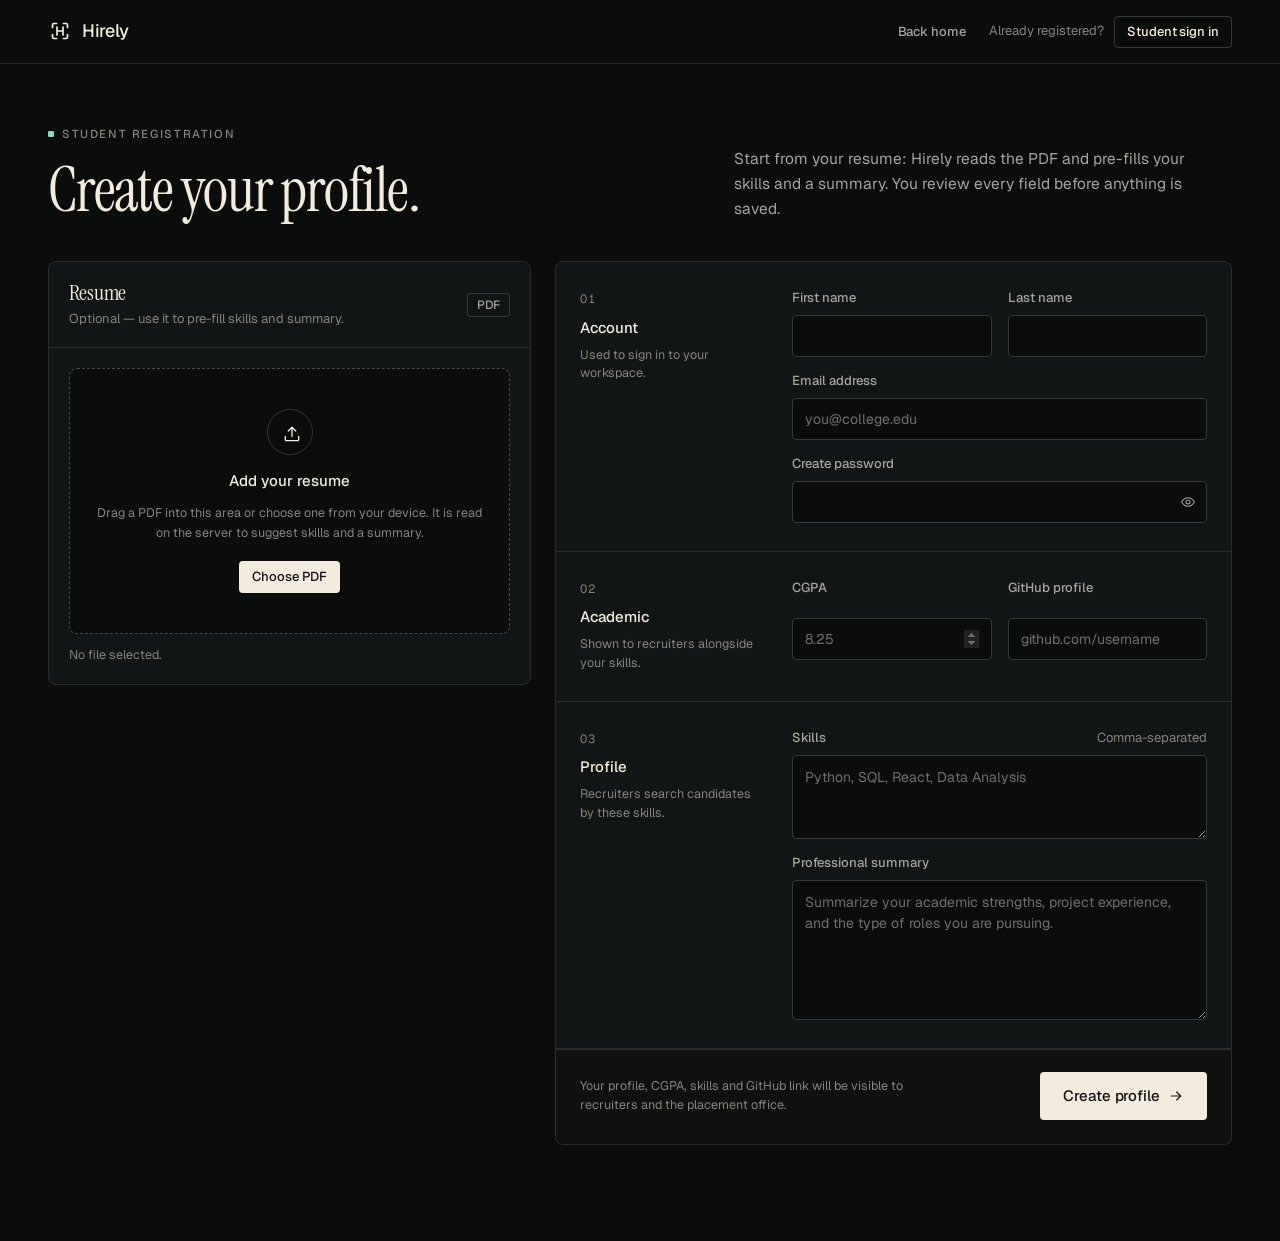
<file: student.html>
<!DOCTYPE html>
<html lang="en">
<head>
    <meta charset="UTF-8">
    <meta name="viewport" content="width=device-width, initial-scale=1.0">
    <meta name="color-scheme" content="dark">
    <meta name="theme-color" content="#0b0d0d">
    <title>Create your profile · Hirely</title>
    <link rel="icon" href="assets/favicon.svg" type="image/svg+xml">
    <link rel="preconnect" href="https://fonts.googleapis.com">
    <link rel="preconnect" href="https://fonts.gstatic.com" crossorigin>
    <link href="https://fonts.googleapis.com/css2?family=Geist:wght@300..700&family=Instrument+Serif:ital@0;1&display=swap" rel="stylesheet">
    <link rel="stylesheet" href="styles.css?v=hirely-2">
    <link rel="stylesheet" href="assets/css/marketing.css?v=hirely-2">
</head>
<body>
    <a class="skip-link" href="#main">Skip to content</a>

    <header class="topbar">
        <a class="brand" href="index.html">
            <svg class="brand-mark" viewBox="0 0 24 24" fill="none" stroke="currentColor" stroke-width="1.7" stroke-linecap="round" stroke-linejoin="round" aria-hidden="true"><path d="M9 8v8M15 8v8M9 12h6"/><path d="M4.5 8.5V6A1.5 1.5 0 0 1 6 4.5h2.5M15.5 4.5H18A1.5 1.5 0 0 1 19.5 6v2.5M19.5 15.5V18a1.5 1.5 0 0 1-1.5 1.5h-2.5M8.5 19.5H6A1.5 1.5 0 0 1 4.5 18v-2.5"/></svg>
            <span>Hirely</span>
        </a>
        <div class="topbar-actions">
            <a class="btn btn-ghost btn-sm" href="index.html">Back home</a>
            <span class="topbar-note">Already registered?</span>
            <a class="btn btn-secondary btn-sm" href="login.html">Student sign in</a>
        </div>
    </header>

    <main class="reg" id="main">
        <section class="reg-head">
            <div data-enter>
                <span class="eyebrow eyebrow--dot">Student registration</span>
                <h1 class="reg-title">Create your profile.</h1>
            </div>
            <p data-enter style="--d: 120ms">Start from your resume: Hirely reads the PDF and pre-fills your skills and a summary. You review every field before anything is saved.</p>
        </section>

        <div class="reg-grid">
            <aside class="reg-aside" data-enter style="--d: 180ms">
                <section class="panel" aria-labelledby="resume-title">
                    <div class="panel-head">
                        <div>
                            <h2 class="panel-title" id="resume-title">Resume</h2>
                            <p class="panel-sub">Optional — use it to pre-fill skills and summary.</p>
                        </div>
                        <span class="badge badge--plain">PDF</span>
                    </div>
                    <div class="panel-body">
                        <div class="dropzone" id="resumeDrop">
                            <input class="sr-only" type="file" id="resumeUpload" accept=".pdf,application/pdf" tabindex="-1" aria-hidden="true">
                            <div class="dropzone-icon"><i class="i" data-icon="upload"></i></div>
                            <p class="dropzone-title">Add your resume</p>
                            <p class="dropzone-hint">Drag a PDF into this area or choose one from your device. It is read on the server to suggest skills and a summary.</p>
                            <button type="button" class="btn btn-primary btn-sm" id="selectResume" aria-describedby="resumeStatus">Choose PDF</button>
                        </div>
                        <div id="resumeFile" class="reg-status" hidden></div>
                        <p id="resumeStatus" class="field-hint" role="status" aria-live="polite" style="margin-top: 12px;">No file selected.</p>
                    </div>
                </section>

                <section class="panel collapsible" id="parseResults" aria-labelledby="results-title" hidden>
                    <div class="panel-head">
                        <div>
                            <h2 class="panel-title" id="results-title">Extracted from your resume</h2>
                            <p class="panel-sub">Copied into the form on the right — edit freely.</p>
                        </div>
                        <span class="badge badge--positive">Processed</span>
                    </div>
                    <div class="panel-body">
                        <div class="result-block">
                            <p class="section-label">Detected skills</p>
                            <div id="parsedSkills" class="chip-row"></div>
                        </div>
                        <div class="result-block">
                            <p class="section-label">Text preview</p>
                            <div class="doc-preview" id="parsedText" tabindex="0" aria-label="Text read from your resume"></div>
                            <p class="field-hint" style="margin-top: 10px;">The opening text of your resume, used as a starting point for your professional summary.</p>
                        </div>
                        <p class="note" style="margin-top: 22px;">Skills are detected by matching your resume’s text against a fixed keyword list, so some may be missed. Add anything that isn’t listed.</p>
                    </div>
                </section>
            </aside>

            <form id="studentForm" class="panel" data-validate novalidate data-enter style="--d: 240ms" aria-labelledby="form-title">
                <h2 class="sr-only" id="form-title">Profile details</h2>

                <div class="form-section">
                    <div class="form-section-head">
                        <span class="form-section-num">01</span>
                        <span class="form-section-title">Account</span>
                        <span class="form-section-hint">Used to sign in to your workspace.</span>
                    </div>
                    <div class="form-section-body">
                        <div class="field-grid">
                            <div class="field">
                                <label class="field-label" for="first_name">First name</label>
                                <input class="input" type="text" id="first_name" autocomplete="given-name" required>
                            </div>
                            <div class="field">
                                <label class="field-label" for="last_name">Last name</label>
                                <input class="input" type="text" id="last_name" autocomplete="family-name" required>
                            </div>
                        </div>
                        <div class="field">
                            <label class="field-label" for="email">Email address</label>
                            <input class="input" type="email" id="email" autocomplete="email" placeholder="you@college.edu" required>
                        </div>
                        <div class="field">
                            <label class="field-label" for="password">Create password</label>
                            <div class="input-wrap">
                                <input class="input" type="password" id="password" autocomplete="new-password" required>
                                <button type="button" class="btn btn-icon btn-sm input-action" data-toggle-password aria-controls="password" aria-pressed="false" aria-label="Show password"><i class="i" data-icon="eye"></i></button>
                            </div>
                        </div>
                    </div>
                </div>

                <div class="form-section">
                    <div class="form-section-head">
                        <span class="form-section-num">02</span>
                        <span class="form-section-title">Academic</span>
                        <span class="form-section-hint">Shown to recruiters alongside your skills.</span>
                    </div>
                    <div class="form-section-body">
                        <div class="field-grid">
                            <div class="field">
                                <label class="field-label" for="cgpa">CGPA</label>
                                <input class="input" type="number" step="0.01" id="cgpa" inputmode="decimal" placeholder="8.25" required>
                            </div>
                            <div class="field">
                                <label class="field-label" for="github">GitHub profile</label>
                                <input class="input" type="text" id="github" autocomplete="url" placeholder="github.com/username" required>
                            </div>
                        </div>
                    </div>
                </div>

                <div class="form-section">
                    <div class="form-section-head">
                        <span class="form-section-num">03</span>
                        <span class="form-section-title">Profile</span>
                        <span class="form-section-hint">Recruiters search candidates by these skills.</span>
                    </div>
                    <div class="form-section-body">
                        <div class="field">
                            <label class="field-label" for="skills">Skills <span class="optional">Comma-separated</span></label>
                            <textarea class="textarea" id="skills" placeholder="Python, SQL, React, Data Analysis" required style="min-height: 84px;"></textarea>
                            <div id="skillsPreview" class="chip-row skill-preview" aria-hidden="true"></div>
                        </div>
                        <div class="field">
                            <label class="field-label" for="bio">Professional summary</label>
                            <textarea class="textarea" id="bio" placeholder="Summarize your academic strengths, project experience, and the type of roles you are pursuing." required style="min-height: 140px;"></textarea>
                        </div>
                    </div>
                </div>

                <div class="form-submit">
                    <div id="register-alert" hidden></div>
                    <div class="form-submit-row">
                        <p class="field-hint" style="max-width: 44ch;">Your profile, CGPA, skills and GitHub link will be visible to recruiters and the placement office.</p>
                        <button type="submit" class="btn btn-primary btn-lg">Create profile <i class="i arrow" data-icon="arrow-right"></i></button>
                    </div>
                </div>
            </form>
        </div>
    </main>

    <script src="assets/js/hirely.js?v=hirely-2"></script>
    <script>
        const API_BASE = "https://resume-screening-api-vqq8.onrender.com";

        const resumeInput = document.getElementById("resumeUpload");
        const resumeStatus = document.getElementById("resumeStatus");
        let parseRun = 0;
        let parseTimer = null;

        document.getElementById("selectResume").addEventListener("click", () => resumeInput.click());
        resumeInput.addEventListener("change", (event) => handleResumeFile(event.target.files[0]));
        Hirely.dropZone(document.getElementById("resumeDrop"), resumeInput, { onFile: handleResumeFile });

        function isPdf(file) {
            return file.type === "application/pdf" || /\.pdf$/i.test(file.name || "");
        }

        function renderResumeFile(file, state) {
            const box = document.getElementById("resumeFile");
            const badges = {
                processing: '<span class="badge badge--warning">Processing</span>',
                done: '<span class="badge badge--positive">Processed</span>',
                error: '<span class="badge badge--danger">Not processed</span>'
            };
            box.innerHTML = `
                <div class="file-item">
                    <span class="file-icon" aria-hidden="true">PDF</span>
                    <div style="min-width: 0;">
                        <p class="file-name">${Hirely.esc(file.name)}</p>
                        <p class="file-meta">${Hirely.esc(Hirely.formatBytes(file.size))}</p>
                    </div>
                    ${badges[state]}
                </div>
                ${state === "processing" ? `
                    <div class="progress" role="progressbar" aria-label="Processing resume"></div>
                    <div class="reg-status-row"><span id="parseStage">Uploading and reading your PDF…</span><span class="num" id="parseElapsed">0s</span></div>
                ` : ""}
            `;
            box.hidden = false;
        }

        function startParseTimer() {
            const started = Date.now();
            clearInterval(parseTimer);
            parseTimer = setInterval(() => {
                const seconds = Math.round((Date.now() - started) / 1000);
                const elapsed = document.getElementById("parseElapsed");
                const stage = document.getElementById("parseStage");
                if (elapsed) elapsed.textContent = seconds + "s";
                if (stage && seconds >= 8) stage.textContent = "Still working — the service can take longer to respond after a period of inactivity.";
            }, 1000);
        }

        function showParseResults(data) {
            const skills = Hirely.splitSkills(data.suggested_skills);
            document.getElementById("parsedSkills").innerHTML = skills.length
                ? skills.map((skill) => `<span class="chip chip--match">${Hirely.esc(skill)}</span>`).join("")
                : '<p class="muted small">No skills from the keyword list were found. Add yours in the form.</p>';
            document.getElementById("parsedText").textContent = data.bio_preview || "No text could be read from this PDF. Scanned or image-only documents can’t be parsed.";
            const panel = document.getElementById("parseResults");
            panel.hidden = false;
            panel.style.animation = "none";
            void panel.offsetWidth;
            panel.style.animation = "";
        }

        async function handleResumeFile(file) {
            const run = ++parseRun;

            if (!file) {
                resumeStatus.innerText = "No file selected.";
                return;
            }

            if (!isPdf(file)) {
                renderResumeFile(file, "error");
                resumeStatus.innerText = "Only PDF files can be processed. Choose a .pdf file or complete the form manually.";
                resumeInput.value = "";
                return;
            }

            resumeStatus.innerText = "Processing resume...";
            renderResumeFile(file, "processing");
            startParseTimer();

            const formData = new FormData();
            formData.append("file", file);

            try {
                const response = await fetch(`${API_BASE}/ai_parse`, { method: "POST", body: formData });
                if (!response.ok) throw new Error(`Resume parsing failed with status ${response.status}`);
                const data = await response.json();
                if (run !== parseRun) return;
                document.getElementById("skills").value = data.suggested_skills || "";
                document.getElementById("bio").value = data.bio_preview || "";
                resumeStatus.innerText = "Resume processed successfully.";
                renderResumeFile(file, "done");
                showParseResults(data);
                renderSkillPreview();
            } catch (error) {
                if (run !== parseRun) return;
                resumeStatus.innerText = "We could not process the file. Please try again or complete the form manually.";
                renderResumeFile(file, "error");
                console.error(error);
            } finally {
                if (run === parseRun) clearInterval(parseTimer);
            }
        }

        function renderSkillPreview() {
            const skills = Hirely.splitSkills(document.getElementById("skills").value);
            document.getElementById("skillsPreview").innerHTML = skills
                .slice(0, 24)
                .map((skill) => `<span class="chip">${Hirely.esc(skill)}</span>`)
                .join("");
        }

        document.getElementById("skills").addEventListener("input", renderSkillPreview);

        document.getElementById("studentForm").addEventListener("submit", async function(event) {
            event.preventDefault();
            const submitBtn = event.target.querySelector('button[type="submit"]');
            Hirely.clearAlert("register-alert");
            Hirely.busy(submitBtn, "Creating profile...");

            const studentData = {
                first_name: document.getElementById("first_name").value,
                last_name: document.getElementById("last_name").value,
                email: document.getElementById("email").value,
                password: document.getElementById("password").value,
                cgpa: parseFloat(document.getElementById("cgpa").value) || 0,
                github_link: document.getElementById("github").value,
                skills: document.getElementById("skills").value,
                bio: document.getElementById("bio").value
            };

            try {
                const response = await fetch(`${API_BASE}/register_student`, {
                    method: "POST",
                    headers: {
                        Accept: "application/json",
                        "Content-Type": "application/json"
                    },
                    body: JSON.stringify(studentData)
                });

                const result = await response.json();

                if (response.ok && result.status === "success") {
                    Hirely.showAlert("register-alert", "Profile created successfully. Taking you back to the home page…", "success");
                    Hirely.busy(submitBtn, "Profile created");
                    setTimeout(() => {
                        window.location.href = "index.html";
                    }, 1600);
                    return;
                } else {
                    Hirely.showAlert("register-alert", result.message || "We could not create the profile. Please review the form and try again.");
                }
            } catch (error) {
                Hirely.showAlert("register-alert", "The registration service is currently unavailable. Please try again shortly.");
                console.error(error);
            }

            Hirely.idle(submitBtn);
        });
    </script>
</body>
</html>
</file>
<file: styles.css>
/* ==========================================================================
   Hirely — core design system
   Tokens · base · type · controls · data display · app shell · overlays · motion
   Page-specific layouts for the landing and auth screens live in
   assets/css/marketing.css.
   ========================================================================== */

:root {
    color-scheme: dark;

    /* Surfaces */
    --bg: #0b0d0d;
    --bg-raised: #0e1110;
    --surface: #121515;
    --surface-2: #191d1c;
    --surface-3: #212624;
    --line: #292e2b;
    --line-2: #353b37;
    --line-3: #474e49;

    /* Ink */
    --text: #f3ebdd;
    --text-2: #a5a49d;
    --text-3: #85847d;
    --text-on-light: #121413;

    /* Accent & status (used sparingly) */
    --accent: #8fd9b6;
    --accent-strong: #aee8cb;
    --accent-wash: rgba(143, 217, 182, 0.08);
    --accent-line: rgba(143, 217, 182, 0.26);
    --amber: #e2bb78;
    --amber-wash: rgba(226, 187, 120, 0.08);
    --amber-line: rgba(226, 187, 120, 0.26);
    --red: #e8968a;
    --red-wash: rgba(232, 150, 138, 0.08);
    --red-line: rgba(232, 150, 138, 0.28);

    /* Type */
    --font-serif: "Instrument Serif", "Iowan Old Style", "Palatino Linotype", Palatino, Georgia, serif;
    --font-sans: "Geist", ui-sans-serif, system-ui, -apple-system, "Segoe UI", Roboto, "Helvetica Neue", Arial, sans-serif;

    /* Shape */
    --r-xs: 3px;
    --r-sm: 4px;
    --r-md: 6px;
    --r-lg: 8px;

    /* Spacing */
    --s-1: 4px;
    --s-2: 8px;
    --s-3: 12px;
    --s-4: 16px;
    --s-5: 20px;
    --s-6: 24px;
    --s-8: 32px;
    --s-10: 40px;
    --s-12: 48px;
    --s-16: 64px;

    /* Motion */
    --ease-out: cubic-bezier(0.22, 0.61, 0.36, 1);
    --ease-emph: cubic-bezier(0.16, 1, 0.3, 1);
    --t-fast: 150ms;
    --t-base: 200ms;
    --t-slow: 250ms;

    --shadow-pop: 0 28px 70px -24px rgba(0, 0, 0, 0.75), 0 2px 10px rgba(0, 0, 0, 0.35);
    --sidebar-w: 236px;
    --container: 1200px;
    --gutter: clamp(16px, 4vw, 48px);
}

/* --------------------------------------------------------------------------
   Base
   -------------------------------------------------------------------------- */

*,
*::before,
*::after {
    box-sizing: border-box;
}

* {
    scrollbar-width: thin;
    scrollbar-color: #2f3531 transparent;
}

html {
    -webkit-text-size-adjust: 100%;
    scroll-behavior: smooth;
    scroll-padding-top: 88px;
    background: var(--bg);
}

body {
    margin: 0;
    min-height: 100vh;
    background: var(--bg);
    color: var(--text-2);
    font: 400 15px/1.6 var(--font-sans);
    -webkit-font-smoothing: antialiased;
    -moz-osx-font-smoothing: grayscale;
    text-rendering: optimizeLegibility;
    overflow-x: hidden;
}

body.has-overlay {
    overflow: hidden;
}

h1,
h2,
h3,
h4 {
    margin: 0;
    color: var(--text);
    font-weight: 400;
}

p {
    margin: 0;
}

a {
    color: inherit;
}

img {
    display: block;
    max-width: 100%;
}

button,
input,
select,
textarea {
    font: inherit;
    color: inherit;
}

button {
    cursor: pointer;
}

ol,
ul {
    margin: 0;
    padding: 0;
    list-style: none;
}

::selection {
    background: rgba(143, 217, 182, 0.28);
    color: var(--text);
}

:focus {
    outline: none;
}

:focus-visible {
    outline: 2px solid var(--accent);
    outline-offset: 2px;
    animation: focusRing 180ms var(--ease-out);
}

@keyframes focusRing {
    from {
        outline-offset: 6px;
        outline-color: transparent;
    }
}

.hidden,
[hidden] {
    display: none !important;
}

.sr-only {
    position: absolute;
    width: 1px;
    height: 1px;
    padding: 0;
    margin: -1px;
    overflow: hidden;
    clip: rect(0, 0, 0, 0);
    white-space: nowrap;
    border: 0;
}

.skip-link {
    position: fixed;
    top: 12px;
    left: 12px;
    z-index: 200;
    padding: 10px 14px;
    border-radius: var(--r-sm);
    background: var(--text);
    color: var(--text-on-light);
    font-size: 13px;
    font-weight: 500;
    text-decoration: none;
    transform: translateY(-160%);
    transition: transform var(--t-base) var(--ease-out);
}

.skip-link:focus-visible {
    transform: none;
}

/* --------------------------------------------------------------------------
   Type
   -------------------------------------------------------------------------- */

.serif {
    font-family: var(--font-serif);
    font-weight: 400;
    letter-spacing: -0.01em;
}

.eyebrow {
    display: inline-flex;
    align-items: center;
    gap: 8px;
    font-size: 11.5px;
    font-weight: 500;
    line-height: 1.2;
    letter-spacing: 0.14em;
    text-transform: uppercase;
    color: var(--text-3);
}

.eyebrow--dot::before {
    content: "";
    width: 6px;
    height: 6px;
    border-radius: 1px;
    background: var(--accent);
}

.text-ivory {
    color: var(--text);
}

.muted {
    color: var(--text-2);
}

.subtle {
    color: var(--text-3);
}

.small {
    font-size: 13px;
}

.num {
    font-variant-numeric: tabular-nums;
}

.text-link {
    color: var(--text);
    text-decoration: underline;
    text-decoration-color: var(--line-3);
    text-underline-offset: 3px;
    transition: text-decoration-color var(--t-fast) var(--ease-out), color var(--t-fast) var(--ease-out);
}

.text-link:hover {
    text-decoration-color: var(--accent);
}

/* --------------------------------------------------------------------------
   Brand
   -------------------------------------------------------------------------- */

.brand {
    display: inline-flex;
    align-items: center;
    gap: 10px;
    color: var(--text);
    font-size: 18px;
    font-weight: 500;
    letter-spacing: -0.02em;
    text-decoration: none;
}

.brand-mark {
    width: 24px;
    height: 24px;
    flex: none;
}

/* --------------------------------------------------------------------------
   Icons
   -------------------------------------------------------------------------- */

.i {
    display: inline-flex;
    width: 16px;
    height: 16px;
    flex: none;
}

.icon {
    display: inline-block;
    width: 16px;
    height: 16px;
    flex: none;
    vertical-align: middle;
}

.i > .icon {
    width: 100%;
    height: 100%;
}

/* --------------------------------------------------------------------------
   Buttons
   -------------------------------------------------------------------------- */

.btn {
    position: relative;
    display: inline-flex;
    align-items: center;
    justify-content: center;
    gap: 8px;
    height: 40px;
    padding: 0 16px;
    border: 1px solid transparent;
    border-radius: var(--r-sm);
    background: transparent;
    color: var(--text);
    font-size: 14px;
    font-weight: 500;
    line-height: 1;
    letter-spacing: -0.005em;
    text-decoration: none;
    white-space: nowrap;
    cursor: pointer;
    user-select: none;
    transition:
        background-color var(--t-fast) var(--ease-out),
        border-color var(--t-fast) var(--ease-out),
        color var(--t-fast) var(--ease-out),
        transform var(--t-fast) var(--ease-out),
        opacity var(--t-fast) var(--ease-out);
}

.btn:active:not(:disabled) {
    transform: translateY(1px);
}

.btn:disabled,
.btn[aria-disabled="true"] {
    cursor: not-allowed;
    opacity: 0.55;
}

.btn.is-busy {
    cursor: progress;
    opacity: 0.85;
}

.btn .icon,
.btn .i {
    width: 16px;
    height: 16px;
}

.btn .arrow {
    transition: transform var(--t-base) var(--ease-out);
}

.btn:hover:not(:disabled) .arrow {
    transform: translateX(3px);
}

.btn-primary {
    background: var(--text);
    color: var(--text-on-light);
}

.btn-primary:hover:not(:disabled) {
    background: #fffaf1;
}

.btn-secondary {
    border-color: var(--line-2);
    color: var(--text);
}

.btn-secondary:hover:not(:disabled) {
    background: var(--surface-2);
    border-color: var(--line-3);
}

.btn-ghost {
    color: var(--text-2);
}

.btn-ghost:hover:not(:disabled) {
    color: var(--text);
    background: var(--surface-2);
}

.btn-accent {
    background: var(--accent);
    color: var(--text-on-light);
}

.btn-accent:hover:not(:disabled) {
    background: var(--accent-strong);
}

.btn-danger {
    border-color: var(--red-line);
    color: var(--red);
}

.btn-danger:hover:not(:disabled) {
    background: var(--red-wash);
}

.btn-sm {
    height: 32px;
    padding: 0 12px;
    font-size: 13px;
}

.btn-lg {
    height: 48px;
    padding: 0 22px;
    font-size: 15px;
}

.btn-block {
    width: 100%;
}

.btn-icon {
    width: 32px;
    height: 32px;
    padding: 0;
    color: var(--text-2);
}

.btn-icon:hover:not(:disabled) {
    color: var(--text);
    background: var(--surface-2);
}

.btn-icon.btn-sm {
    width: 28px;
    height: 28px;
}

.link-btn {
    padding: 0;
    border: 0;
    background: none;
    color: var(--text);
    font-weight: 500;
    text-align: left;
    cursor: pointer;
    text-decoration: underline;
    text-decoration-color: transparent;
    text-underline-offset: 3px;
    transition: text-decoration-color var(--t-fast) var(--ease-out);
}

.link-btn:hover {
    text-decoration-color: var(--line-3);
}

.spinner {
    display: inline-block;
    width: 14px;
    height: 14px;
    flex: none;
    border: 1.5px solid currentColor;
    border-right-color: transparent;
    border-radius: 50%;
    animation: spin 700ms linear infinite;
}

@keyframes spin {
    to {
        transform: rotate(360deg);
    }
}

/* --------------------------------------------------------------------------
   Forms
   -------------------------------------------------------------------------- */

.field {
    display: grid;
    gap: 8px;
    min-width: 0;
}

.field-label,
.label {
    display: flex;
    align-items: baseline;
    justify-content: space-between;
    gap: 12px;
    color: var(--text-2);
    font-size: 13px;
    font-weight: 500;
    line-height: 1.3;
}

.field-label .optional {
    color: var(--text-3);
    font-weight: 400;
}

.field-hint {
    color: var(--text-3);
    font-size: 12.5px;
    line-height: 1.5;
}

.input,
.textarea,
.select {
    width: 100%;
    height: 42px;
    padding: 0 12px;
    border: 1px solid var(--line-2);
    border-radius: var(--r-sm);
    background: var(--bg);
    color: var(--text);
    font-size: 14px;
    transition:
        border-color var(--t-fast) var(--ease-out),
        background-color var(--t-fast) var(--ease-out),
        box-shadow var(--t-base) var(--ease-out);
}

.input::placeholder,
.textarea::placeholder {
    color: #6f706a;
}

.input:hover,
.textarea:hover,
.select:hover {
    border-color: var(--line-3);
}

.input:focus,
.textarea:focus,
.select:focus {
    outline: none;
    border-color: var(--accent);
    box-shadow: 0 0 0 3px rgba(143, 217, 182, 0.14);
    background: #0d100f;
}

.input:focus-visible,
.textarea:focus-visible,
.select:focus-visible {
    outline: none;
    animation: none;
}

.input[readonly] {
    color: var(--text-2);
    background: var(--surface);
    cursor: default;
}

.input[readonly]:focus {
    border-color: var(--line-2);
    box-shadow: none;
}

.textarea {
    height: auto;
    min-height: 112px;
    padding: 11px 12px;
    line-height: 1.55;
    resize: vertical;
}

.select {
    appearance: none;
    padding-right: 36px;
    background-image: url("data:image/svg+xml,%3Csvg xmlns='http://www.w3.org/2000/svg' viewBox='0 0 24 24' fill='none' stroke='%23a5a49d' stroke-width='1.6' stroke-linecap='round' stroke-linejoin='round'%3E%3Cpath d='m6 9 6 6 6-6'/%3E%3C/svg%3E");
    background-repeat: no-repeat;
    background-position: right 12px center;
    background-size: 14px;
    cursor: pointer;
}

.select option {
    background: var(--surface);
    color: var(--text);
}

.input-sm,
.select-sm {
    height: 34px;
    font-size: 13px;
}

input:-webkit-autofill,
input:-webkit-autofill:hover,
input:-webkit-autofill:focus {
    -webkit-text-fill-color: var(--text);
    caret-color: var(--text);
    box-shadow: 0 0 0 100px #0d100f inset;
    transition: background-color 9999s;
}

input[type="number"] {
    -moz-appearance: textfield;
}

input[type="number"]::-webkit-inner-spin-button,
input[type="number"]::-webkit-outer-spin-button {
    opacity: 0.4;
}

.input-wrap {
    position: relative;
}

.input-wrap > .i,
.input-wrap > .icon {
    position: absolute;
    top: 50%;
    left: 12px;
    color: var(--text-3);
    transform: translateY(-50%);
    pointer-events: none;
}

.input-wrap > .i + .input,
.input-wrap > .icon + .input {
    padding-left: 36px;
}

.input-wrap .input-action {
    position: absolute;
    top: 50%;
    right: 5px;
    transform: translateY(-50%);
}

.input-wrap .input:has(+ .input-action) {
    padding-right: 44px;
}

.field.is-invalid .input,
.field.is-invalid .textarea,
.field.is-invalid .select {
    border-color: var(--red);
    box-shadow: 0 0 0 3px rgba(232, 150, 138, 0.12);
}

.field-error {
    display: flex;
    align-items: flex-start;
    gap: 6px;
    color: var(--red);
    font-size: 12.5px;
    line-height: 1.45;
    animation: fadeUp var(--t-base) var(--ease-out);
}

.field-error .icon {
    width: 14px;
    height: 14px;
    margin-top: 1px;
}

.field-grid {
    display: grid;
    grid-template-columns: repeat(2, minmax(0, 1fr));
    gap: 16px;
}

.field-grid.thirds {
    grid-template-columns: repeat(3, minmax(0, 1fr));
}

.form-actions {
    display: flex;
    flex-wrap: wrap;
    align-items: center;
    gap: 10px;
}

/* --------------------------------------------------------------------------
   Inline alerts
   -------------------------------------------------------------------------- */

.alert {
    display: grid;
    grid-template-columns: 16px minmax(0, 1fr);
    gap: 10px;
    align-items: start;
    padding: 12px 14px;
    border: 1px solid var(--line-2);
    border-radius: var(--r-md);
    background: var(--surface);
    color: var(--text);
    font-size: 13.5px;
    line-height: 1.5;
    animation: fadeUp var(--t-slow) var(--ease-out);
}

.alert .icon {
    margin-top: 2px;
}

.alert--error {
    border-color: var(--red-line);
    background: var(--red-wash);
}

.alert--error .icon {
    color: var(--red);
}

.alert--success {
    border-color: var(--accent-line);
    background: var(--accent-wash);
}

.alert--success .icon {
    color: var(--accent);
}

.alert--info .icon {
    color: var(--text-2);
}

/* --------------------------------------------------------------------------
   Badges & chips
   -------------------------------------------------------------------------- */

.badge {
    display: inline-flex;
    align-items: center;
    gap: 7px;
    height: 24px;
    padding: 0 9px;
    border: 1px solid var(--line-2);
    border-radius: var(--r-xs);
    background: transparent;
    color: var(--text-2);
    font-size: 12px;
    font-weight: 500;
    line-height: 1;
    white-space: nowrap;
    transition:
        background-color var(--t-base) var(--ease-out),
        color var(--t-base) var(--ease-out),
        border-color var(--t-base) var(--ease-out);
}

.badge::before {
    content: "";
    width: 6px;
    height: 6px;
    flex: none;
    border-radius: 50%;
    background: currentColor;
}

.badge--plain::before {
    display: none;
}

.badge--positive {
    border-color: var(--accent-line);
    background: var(--accent-wash);
    color: var(--accent);
}

.badge--warning {
    border-color: var(--amber-line);
    background: var(--amber-wash);
    color: var(--amber);
}

.badge--danger {
    border-color: var(--red-line);
    background: var(--red-wash);
    color: var(--red);
}

.badge--count {
    height: 20px;
    padding: 0 7px;
    border-radius: 999px;
    font-variant-numeric: tabular-nums;
}

.badge--count::before {
    display: none;
}

.chip-row {
    display: flex;
    flex-wrap: wrap;
    gap: 6px;
}

.chip {
    display: inline-flex;
    align-items: center;
    gap: 6px;
    height: 26px;
    padding: 0 10px;
    border: 1px solid var(--line-2);
    border-radius: 999px;
    background: var(--surface-2);
    color: var(--text);
    font-size: 12.5px;
    line-height: 1;
    white-space: nowrap;
    transition: border-color var(--t-fast) var(--ease-out), background-color var(--t-fast) var(--ease-out);
}

.chip--match {
    border-color: var(--accent-line);
    background: var(--accent-wash);
    color: var(--accent);
}

.chip--missing {
    border-color: var(--red-line);
    background: var(--red-wash);
    color: var(--red);
}

.chip--more {
    background: transparent;
    color: var(--text-3);
}

.chip .icon {
    width: 12px;
    height: 12px;
}

/* --------------------------------------------------------------------------
   Panels
   -------------------------------------------------------------------------- */

.panel {
    min-width: 0;
    border: 1px solid var(--line);
    border-radius: var(--r-lg);
    background: var(--surface);
}

.panel-head {
    display: flex;
    flex-wrap: wrap;
    align-items: center;
    justify-content: space-between;
    gap: 12px 16px;
    padding: 18px 20px;
    border-bottom: 1px solid var(--line);
}

.panel-head--flush {
    border-bottom: 0;
    padding-bottom: 6px;
}

.panel-title {
    font-family: var(--font-serif);
    font-size: 22px;
    line-height: 1.15;
    letter-spacing: -0.005em;
    color: var(--text);
}

.panel-sub {
    margin-top: 4px;
    color: var(--text-3);
    font-size: 13px;
    line-height: 1.45;
}

.panel-body {
    padding: 20px;
}

.panel-foot {
    padding: 14px 20px;
    border-top: 1px solid var(--line);
    color: var(--text-3);
    font-size: 12.5px;
}

.section-label {
    margin-bottom: 12px;
    color: var(--text-3);
    font-size: 11.5px;
    font-weight: 500;
    letter-spacing: 0.12em;
    text-transform: uppercase;
}

/* --------------------------------------------------------------------------
   Metrics strip (only rendered with real, backend-derived values)
   -------------------------------------------------------------------------- */

.metrics {
    display: grid;
    grid-template-columns: repeat(auto-fit, minmax(170px, 1fr));
    gap: 1px;
    overflow: hidden;
    border: 1px solid var(--line);
    border-radius: var(--r-lg);
    background: var(--line);
}

.metric {
    display: grid;
    align-content: start;
    gap: 10px;
    min-width: 0;
    padding: 20px 22px;
    background: var(--surface);
}

.metric-value {
    color: var(--text);
    font-size: 36px;
    font-weight: 300;
    line-height: 1;
    letter-spacing: -0.03em;
    transition: opacity var(--t-base) var(--ease-out);
}

.metric-value.is-loading {
    opacity: 0.35;
}

.metric-label {
    display: flex;
    align-items: center;
    justify-content: space-between;
    gap: 12px;
    color: var(--text-2);
    font-size: 13px;
}

.metric-label .icon,
.metric-label .i {
    color: var(--text-3);
}

.metric-note {
    color: var(--text-3);
    font-size: 12px;
    line-height: 1.45;
}

.metrics--compact .metric {
    padding: 14px 16px;
    gap: 6px;
}

.metrics--compact .metric-value {
    font-size: 24px;
}

/* Meter: share of a whole, fill + same-hue track */
.meter {
    position: relative;
    height: 6px;
    overflow: hidden;
    border-radius: 3px;
    background: rgba(143, 217, 182, 0.14);
}

.meter > span {
    position: absolute;
    inset: 0 auto 0 0;
    border-radius: 3px;
    background: var(--accent);
    transform-origin: left;
    animation: growX 700ms var(--ease-emph) both;
}

/* Horizontal bar list (single series → one hue, values at the tip) */
.bars {
    display: grid;
    gap: 12px;
}

.bar-row {
    display: grid;
    grid-template-columns: minmax(84px, 132px) minmax(0, 1fr) 40px;
    align-items: center;
    gap: 14px;
    font-size: 13px;
}

.bar-label {
    overflow: hidden;
    color: var(--text-2);
    text-overflow: ellipsis;
    white-space: nowrap;
}

.bar-track {
    position: relative;
    height: 8px;
    border-left: 1px solid var(--line-3);
}

.bar-fill {
    display: block;
    height: 100%;
    min-width: 2px;
    border-radius: 0 4px 4px 0;
    background: var(--accent);
    transform-origin: left;
    animation: growX 700ms var(--ease-emph) both;
}

.bar-value {
    color: var(--text);
    font-variant-numeric: tabular-nums;
    text-align: right;
}

@keyframes growX {
    from {
        transform: scaleX(0);
    }
}

/* --------------------------------------------------------------------------
   Tables
   -------------------------------------------------------------------------- */

.table-wrap {
    overflow-x: auto;
}

.table {
    width: 100%;
    border-collapse: collapse;
    font-size: 13.5px;
}

.table th {
    padding: 11px 16px;
    border-bottom: 1px solid var(--line);
    color: var(--text-3);
    font-size: 11px;
    font-weight: 500;
    letter-spacing: 0.1em;
    text-align: left;
    text-transform: uppercase;
    white-space: nowrap;
}

.table td {
    padding: 14px 16px;
    border-bottom: 1px solid var(--line);
    color: var(--text-2);
    vertical-align: middle;
}

.table th:first-child,
.table td:first-child {
    padding-left: 20px;
}

.table th:last-child,
.table td:last-child {
    padding-right: 20px;
}

.table tbody tr {
    transition: background-color var(--t-fast) var(--ease-out);
    animation: rowIn var(--t-slow) var(--ease-out) both;
}

.table tbody tr:hover {
    background: rgba(243, 235, 221, 0.025);
}

.table tbody tr:last-child td {
    border-bottom: 0;
}

.table tr.is-clickable {
    cursor: pointer;
}

.table .num,
.table .cell-num {
    font-variant-numeric: tabular-nums;
    color: var(--text);
}

.table .cell-right {
    text-align: right;
}

.table .cell-actions {
    text-align: right;
    white-space: nowrap;
}

.table .cell-actions .btn + .btn {
    margin-left: 4px;
}

.table .cell-strong {
    color: var(--text);
    font-weight: 500;
}

.table-state td {
    padding: 0;
}

.table-state td:first-child,
.table-state td:last-child {
    padding: 0;
}

.table-state:hover {
    background: transparent !important;
}

tbody.is-refreshing,
.is-refreshing {
    opacity: 0.5;
    transition: opacity var(--t-base) var(--ease-out);
}

@keyframes rowIn {
    from {
        opacity: 0;
    }
}

.person {
    display: flex;
    align-items: center;
    gap: 12px;
    min-width: 0;
}

.person-text {
    display: grid;
    min-width: 0;
}

.person-name {
    overflow: hidden;
    color: var(--text);
    font-weight: 500;
    text-overflow: ellipsis;
    white-space: nowrap;
}

.person-sub {
    overflow: hidden;
    color: var(--text-3);
    font-size: 12.5px;
    text-overflow: ellipsis;
    white-space: nowrap;
}

.avatar {
    display: grid;
    place-items: center;
    width: 34px;
    height: 34px;
    flex: none;
    border: 1px solid var(--line-2);
    border-radius: 50%;
    background: var(--surface-3);
    color: var(--text);
    font-size: 12px;
    font-weight: 500;
    letter-spacing: 0.02em;
    text-transform: uppercase;
}

.avatar--lg {
    width: 52px;
    height: 52px;
    font-size: 16px;
}

.avatar--xl {
    width: 76px;
    height: 76px;
    font-family: var(--font-serif);
    font-size: 30px;
    font-weight: 400;
    letter-spacing: 0;
}

.score {
    display: grid;
    gap: 3px;
    font-variant-numeric: tabular-nums;
}

.score-value {
    color: var(--text);
    font-weight: 500;
}

.score-sub {
    color: var(--text-3);
    font-size: 12px;
    white-space: nowrap;
}

/* --------------------------------------------------------------------------
   Toolbars & segmented controls
   -------------------------------------------------------------------------- */

.toolbar {
    display: flex;
    flex-wrap: wrap;
    align-items: center;
    gap: 10px;
    padding: 14px 16px;
    border-bottom: 1px solid var(--line);
}

.toolbar .grow {
    flex: 1 1 240px;
}

.toolbar-count {
    color: var(--text-3);
    font-size: 12.5px;
    white-space: nowrap;
}

.segmented {
    display: inline-flex;
    gap: 2px;
    padding: 3px;
    border: 1px solid var(--line-2);
    border-radius: var(--r-md);
    background: var(--bg);
}

.segmented button {
    display: inline-flex;
    align-items: center;
    gap: 6px;
    height: 28px;
    padding: 0 10px;
    border: 0;
    border-radius: var(--r-sm);
    background: transparent;
    color: var(--text-2);
    font-size: 12.5px;
    transition: background-color var(--t-fast) var(--ease-out), color var(--t-fast) var(--ease-out);
}

.segmented button:hover {
    color: var(--text);
}

.segmented button[aria-pressed="true"] {
    background: var(--surface-3);
    color: var(--text);
}

.segmented .icon {
    width: 14px;
    height: 14px;
}

/* --------------------------------------------------------------------------
   States: empty · loading · error
   -------------------------------------------------------------------------- */

.empty {
    display: grid;
    justify-items: center;
    gap: 10px;
    padding: 52px 24px;
    text-align: center;
    animation: fadeIn var(--t-slow) var(--ease-out);
}

.empty-icon {
    display: grid;
    place-items: center;
    width: 44px;
    height: 44px;
    margin-bottom: 6px;
    border: 1px solid var(--line-2);
    border-radius: var(--r-md);
    color: var(--text-3);
}

.empty-icon .icon {
    width: 20px;
    height: 20px;
}

.empty-title {
    color: var(--text);
    font-family: var(--font-serif);
    font-size: 22px;
    line-height: 1.2;
}

.empty p {
    max-width: 44ch;
    color: var(--text-2);
    font-size: 13.5px;
}

.empty .btn {
    margin-top: 8px;
}

.empty--error .empty-icon {
    border-color: var(--red-line);
    color: var(--red);
}

.empty--compact {
    padding: 32px 20px;
}

.skeleton {
    display: block;
    height: 10px;
    border-radius: 3px;
    background: linear-gradient(90deg, var(--surface-2) 0%, var(--surface-3) 50%, var(--surface-2) 100%);
    background-size: 200% 100%;
    animation: shimmer 1.6s ease-in-out infinite;
}

.skeleton--circle {
    width: 34px;
    height: 34px;
    border-radius: 50%;
}

@keyframes shimmer {
    from {
        background-position: 100% 0;
    }
    to {
        background-position: -100% 0;
    }
}

.progress {
    position: relative;
    height: 2px;
    overflow: hidden;
    border-radius: 2px;
    background: var(--line);
}

.progress::after {
    content: "";
    position: absolute;
    inset: 0 auto 0 0;
    width: 36%;
    border-radius: 2px;
    background: var(--accent);
    animation: indeterminate 1.3s var(--ease-out) infinite;
}

@keyframes indeterminate {
    from {
        transform: translateX(-100%);
    }
    to {
        transform: translateX(280%);
    }
}

/* --------------------------------------------------------------------------
   Upload zone & files
   -------------------------------------------------------------------------- */

.dropzone {
    position: relative;
    display: grid;
    justify-items: center;
    gap: 10px;
    padding: 40px 24px;
    border: 1px dashed var(--line-3);
    border-radius: var(--r-lg);
    background: var(--bg);
    text-align: center;
    transition:
        border-color var(--t-base) var(--ease-out),
        background-color var(--t-base) var(--ease-out);
}

.dropzone:hover {
    border-color: #59615b;
}

.dropzone:focus-within {
    border-color: var(--accent);
}

.dropzone.is-dragover {
    border-style: solid;
    border-color: var(--accent);
    background: var(--accent-wash);
}

.dropzone.is-dragover .dropzone-icon {
    color: var(--accent);
    transform: translateY(-3px);
}

.dropzone-icon {
    display: grid;
    place-items: center;
    width: 46px;
    height: 46px;
    margin-bottom: 4px;
    border: 1px solid var(--line-2);
    border-radius: 50%;
    color: var(--text);
    transition: color var(--t-base) var(--ease-out), transform var(--t-base) var(--ease-out);
}

.dropzone-icon .icon {
    width: 20px;
    height: 20px;
}

.dropzone-title {
    color: var(--text);
    font-size: 15px;
    font-weight: 500;
}

.dropzone-hint {
    color: var(--text-3);
    font-size: 12.5px;
}

.dropzone .btn {
    margin-top: 8px;
}

.file-item {
    display: grid;
    grid-template-columns: 38px minmax(0, 1fr) auto;
    align-items: center;
    gap: 12px;
    padding: 12px 14px;
    border: 1px solid var(--line);
    border-radius: var(--r-md);
    background: var(--surface-2);
    animation: fadeUp var(--t-slow) var(--ease-out);
}

.file-icon {
    position: relative;
    display: grid;
    place-items: center;
    width: 38px;
    height: 44px;
    border: 1px solid var(--line-2);
    border-radius: var(--r-xs);
    background: var(--bg);
    color: var(--text-2);
    font-size: 9px;
    font-weight: 600;
    letter-spacing: 0.08em;
}

.file-name {
    overflow: hidden;
    color: var(--text);
    font-size: 13.5px;
    font-weight: 500;
    text-overflow: ellipsis;
    white-space: nowrap;
}

.file-meta {
    color: var(--text-3);
    font-size: 12px;
}

/* --------------------------------------------------------------------------
   App shell (signed-in workspaces)
   -------------------------------------------------------------------------- */

.app {
    display: grid;
    grid-template-columns: var(--sidebar-w) minmax(0, 1fr);
    min-height: 100vh;
}

.sidebar {
    position: sticky;
    top: 0;
    display: flex;
    flex-direction: column;
    height: 100vh;
    padding: 20px 14px 16px;
    border-right: 1px solid var(--line);
    background: var(--bg);
}

.sidebar .brand {
    padding: 4px 10px 22px;
}

.side-label {
    padding: 0 10px;
    margin: 6px 0 8px;
    color: var(--text-3);
    font-size: 11px;
    font-weight: 500;
    letter-spacing: 0.12em;
    text-transform: uppercase;
}

.side-nav {
    display: grid;
    gap: 2px;
}

.nav-item {
    position: relative;
    display: flex;
    align-items: center;
    gap: 11px;
    height: 36px;
    padding: 0 10px;
    border: 1px solid transparent;
    border-radius: var(--r-sm);
    color: var(--text-2);
    font-size: 13.5px;
    text-decoration: none;
    transition:
        background-color var(--t-base) var(--ease-out),
        border-color var(--t-base) var(--ease-out),
        color var(--t-base) var(--ease-out);
}

.nav-item::before {
    content: "";
    position: absolute;
    top: 9px;
    bottom: 9px;
    left: -14px;
    width: 2px;
    border-radius: 0 2px 2px 0;
    background: var(--accent);
    transform: scaleY(0);
    transition: transform var(--t-slow) var(--ease-emph);
}

.nav-item:hover {
    background: var(--surface);
    color: var(--text);
}

.nav-item.is-active {
    border-color: var(--line);
    background: var(--surface-2);
    color: var(--text);
}

.nav-item.is-active::before {
    transform: scaleY(1);
}

.nav-item .icon,
.nav-item .i {
    opacity: 0.9;
}

.nav-count {
    margin-left: auto;
    color: var(--text-3);
    font-size: 11.5px;
    font-variant-numeric: tabular-nums;
}

.sidebar-foot {
    display: grid;
    gap: 6px;
    margin-top: auto;
    padding-top: 14px;
    border-top: 1px solid var(--line);
}

.account {
    display: flex;
    align-items: center;
    gap: 10px;
    min-width: 0;
    padding: 6px 10px;
}

.account-text {
    display: grid;
    min-width: 0;
    line-height: 1.35;
}

.account-name {
    overflow: hidden;
    color: var(--text);
    font-size: 13px;
    font-weight: 500;
    text-overflow: ellipsis;
    white-space: nowrap;
}

.account-role {
    overflow: hidden;
    color: var(--text-3);
    font-size: 12px;
    text-overflow: ellipsis;
    white-space: nowrap;
}

.sidebar-foot .nav-item {
    width: 100%;
    background: transparent;
    font: inherit;
    font-size: 13.5px;
    text-align: left;
}

.sidebar-foot .nav-item:hover {
    background: var(--surface);
}

.main {
    min-width: 0;
    padding: 34px clamp(20px, 3.4vw, 48px) 72px;
}

.main-inner {
    max-width: 1240px;
    margin: 0 auto;
}

.page-head {
    display: flex;
    flex-wrap: wrap;
    align-items: flex-end;
    justify-content: space-between;
    gap: 20px 24px;
    margin-bottom: 28px;
}

.page-head .eyebrow {
    margin-bottom: 12px;
}

.page-title {
    color: var(--text);
    font-family: var(--font-serif);
    font-size: clamp(32px, 3.3vw, 44px);
    font-weight: 400;
    line-height: 1.02;
    letter-spacing: -0.015em;
}

.page-sub {
    max-width: 62ch;
    margin-top: 10px;
    color: var(--text-2);
    font-size: 14.5px;
}

.page-actions {
    display: flex;
    flex-wrap: wrap;
    gap: 10px;
}

.view {
    animation: viewIn 320ms var(--ease-out) backwards;
}

.stack {
    display: grid;
    gap: 16px;
    min-width: 0;
}

.stack-lg {
    display: grid;
    gap: 24px;
    min-width: 0;
}

.grid-main-side {
    display: grid;
    grid-template-columns: minmax(0, 1.75fr) minmax(280px, 1fr);
    gap: 16px;
    align-items: start;
}

.grid-halves {
    display: grid;
    grid-template-columns: repeat(2, minmax(0, 1fr));
    gap: 16px;
    align-items: start;
}

.collapsible {
    animation: fadeUp var(--t-slow) var(--ease-out);
}

/* --------------------------------------------------------------------------
   Board (applications grouped by role — read-only grouping of real data)
   -------------------------------------------------------------------------- */

.board {
    display: grid;
    grid-auto-columns: minmax(260px, 1fr);
    grid-auto-flow: column;
    gap: 12px;
    padding: 16px;
    overflow-x: auto;
}

.board-col {
    display: flex;
    flex-direction: column;
    min-height: 180px;
    border: 1px solid var(--line);
    border-radius: var(--r-lg);
    background: var(--bg);
    animation: fadeUp var(--t-slow) var(--ease-out) backwards;
}

.board-col-head {
    display: flex;
    align-items: center;
    justify-content: space-between;
    gap: 10px;
    padding: 12px 14px;
    border-bottom: 1px solid var(--line);
    color: var(--text);
    font-size: 13px;
    font-weight: 500;
}

.board-col-head span:first-child {
    overflow: hidden;
    text-overflow: ellipsis;
    white-space: nowrap;
}

.board-cards {
    display: grid;
    align-content: start;
    gap: 8px;
    padding: 10px;
}

.board-card {
    display: grid;
    gap: 10px;
    padding: 12px;
    border: 1px solid var(--line);
    border-radius: var(--r-md);
    background: var(--surface);
    transition: border-color var(--t-fast) var(--ease-out), background-color var(--t-fast) var(--ease-out);
}

.board-card:hover {
    border-color: var(--line-3);
    background: var(--surface-2);
}

.board-card-meta {
    display: flex;
    flex-wrap: wrap;
    justify-content: space-between;
    gap: 6px 12px;
    color: var(--text-3);
    font-size: 12px;
}

/* --------------------------------------------------------------------------
   Lists (roles, activity)
   -------------------------------------------------------------------------- */

.role-list {
    overflow: hidden;
    border: 1px solid var(--line);
    border-radius: var(--r-lg);
    background: var(--surface);
}

.role {
    display: grid;
    grid-template-columns: minmax(0, 1fr) auto;
    gap: 14px 32px;
    padding: 24px;
    border-bottom: 1px solid var(--line);
    transition: background-color var(--t-fast) var(--ease-out);
    animation: rowIn var(--t-slow) var(--ease-out) both;
}

.role:last-child {
    border-bottom: 0;
}

.role:hover {
    background: rgba(243, 235, 221, 0.018);
}

.role-head {
    display: grid;
    gap: 6px;
}

.role-title {
    color: var(--text);
    font-family: var(--font-serif);
    font-size: 26px;
    line-height: 1.1;
}

.role-company {
    color: var(--text);
    font-size: 14px;
    font-weight: 500;
}

.role-meta {
    display: flex;
    flex-wrap: wrap;
    gap: 6px 18px;
    margin-top: 10px;
    color: var(--text-2);
    font-size: 13px;
}

.role-meta span {
    display: inline-flex;
    align-items: center;
    gap: 6px;
}

.role-meta .icon {
    width: 14px;
    height: 14px;
    color: var(--text-3);
}

.role-desc {
    display: -webkit-box;
    max-width: 76ch;
    margin-top: 14px;
    overflow: hidden;
    color: var(--text-2);
    font-size: 14px;
    -webkit-box-orient: vertical;
    -webkit-line-clamp: 2;
    line-clamp: 2;
    white-space: pre-line;
}

.role.is-expanded .role-desc {
    display: block;
}

.role-more {
    margin-top: 8px;
    padding: 0;
    border: 0;
    background: none;
    color: var(--text-3);
    font-size: 12.5px;
    text-decoration: underline;
    text-underline-offset: 3px;
    transition: color var(--t-fast) var(--ease-out);
}

.role-more:hover {
    color: var(--text);
}

.role-actions {
    display: grid;
    align-content: start;
    justify-items: end;
    gap: 8px;
    min-width: 168px;
}

.role-note {
    max-width: 220px;
    color: var(--text-3);
    font-size: 12.5px;
    line-height: 1.45;
    text-align: right;
}

.role-note.is-error {
    color: var(--red);
}

.role-note.is-success {
    color: var(--accent);
}

.activity {
    display: grid;
}

.activity-item {
    display: grid;
    grid-template-columns: 9px minmax(0, 1fr);
    gap: 14px;
    padding: 14px 20px;
    border-bottom: 1px solid var(--line);
    animation: rowIn var(--t-slow) var(--ease-out) both;
}

.activity-item:last-child {
    border-bottom: 0;
}

.activity-dot {
    width: 7px;
    height: 7px;
    margin-top: 7px;
    border: 1px solid var(--line-3);
    border-radius: 50%;
}

.activity-item:first-child .activity-dot {
    border-color: var(--accent);
    background: var(--accent);
}

.activity-text {
    color: var(--text);
    font-size: 13.5px;
}

.activity-meta {
    margin-top: 2px;
    color: var(--text-3);
    font-size: 12px;
}

.steps {
    display: grid;
}

.step {
    display: grid;
    grid-template-columns: 28px minmax(0, 1fr) auto;
    align-items: center;
    gap: 12px;
    padding: 14px 20px;
    border-bottom: 1px solid var(--line);
}

.step:last-child {
    border-bottom: 0;
}

.step-num {
    display: grid;
    place-items: center;
    width: 28px;
    height: 28px;
    border: 1px solid var(--line-2);
    border-radius: 50%;
    color: var(--text-2);
    font-size: 12px;
}

.step.is-done .step-num {
    border-color: var(--accent-line);
    background: var(--accent-wash);
    color: var(--accent);
}

.step-title {
    color: var(--text);
    font-size: 13.5px;
    font-weight: 500;
}

.step-text {
    color: var(--text-3);
    font-size: 12.5px;
}

.kv {
    display: grid;
    gap: 0;
}

.kv-row {
    display: grid;
    grid-template-columns: 120px minmax(0, 1fr);
    gap: 16px;
    padding: 10px 0;
    border-bottom: 1px solid var(--line);
    font-size: 13.5px;
}

.kv-row:last-child {
    border-bottom: 0;
}

.kv-key {
    color: var(--text-3);
}

.kv-val {
    min-width: 0;
    overflow-wrap: anywhere;
    color: var(--text);
}

.doc-preview {
    position: relative;
    max-height: 220px;
    padding: 18px 18px 18px 22px;
    overflow: auto;
    border: 1px solid var(--line);
    border-radius: var(--r-md);
    background: #f3ebdd0a;
    color: var(--text-2);
    font-size: 13px;
    line-height: 1.65;
    white-space: pre-wrap;
}

.doc-preview::before {
    content: "";
    position: absolute;
    top: 18px;
    bottom: 18px;
    left: 0;
    width: 2px;
    background: var(--line-3);
}

/* --------------------------------------------------------------------------
   Overlays: modal · drawer · toast
   -------------------------------------------------------------------------- */

.overlay {
    position: fixed;
    inset: 0;
    z-index: 80;
}

.overlay-backdrop {
    position: absolute;
    inset: 0;
    background: rgba(5, 6, 6, 0.72);
    opacity: 0;
    transition: opacity var(--t-base) var(--ease-out);
}

.overlay.is-open .overlay-backdrop {
    opacity: 1;
}

.modal {
    display: grid;
    place-items: center;
    padding: 24px;
    overflow-y: auto;
}

.modal-card {
    position: relative;
    width: min(520px, 100%);
    border: 1px solid var(--line-2);
    border-radius: var(--r-lg);
    background: var(--surface);
    box-shadow: var(--shadow-pop);
    opacity: 0;
    transform: translateY(10px) scale(0.985);
    transition:
        opacity var(--t-base) var(--ease-out),
        transform var(--t-slow) var(--ease-emph);
}

.overlay.is-open .modal-card {
    opacity: 1;
    transform: none;
}

.modal-head {
    display: flex;
    align-items: flex-start;
    justify-content: space-between;
    gap: 16px;
    padding: 22px 22px 0;
}

.modal-title {
    color: var(--text);
    font-family: var(--font-serif);
    font-size: 28px;
    line-height: 1.1;
}

.modal-body {
    padding: 18px 22px 22px;
}

.modal-foot {
    display: flex;
    justify-content: flex-end;
    gap: 10px;
    padding: 16px 22px;
    border-top: 1px solid var(--line);
}

.drawer-panel {
    position: absolute;
    top: 0;
    right: 0;
    bottom: 0;
    display: flex;
    flex-direction: column;
    width: min(500px, 100%);
    border-left: 1px solid var(--line-2);
    background: var(--surface);
    box-shadow: var(--shadow-pop);
    opacity: 0;
    transform: translateX(28px);
    transition:
        opacity var(--t-base) var(--ease-out),
        transform var(--t-slow) var(--ease-emph);
}

.overlay.is-open .drawer-panel {
    opacity: 1;
    transform: none;
}

.drawer-head {
    display: grid;
    grid-template-columns: auto minmax(0, 1fr) auto;
    align-items: center;
    gap: 16px;
    padding: 22px 24px;
    border-bottom: 1px solid var(--line);
}

.drawer-title {
    overflow: hidden;
    color: var(--text);
    font-family: var(--font-serif);
    font-size: 28px;
    line-height: 1.1;
    text-overflow: ellipsis;
}

.drawer-body {
    display: grid;
    align-content: start;
    gap: 28px;
    padding: 24px;
    overflow-y: auto;
}

.drawer-actions {
    display: flex;
    flex-wrap: wrap;
    gap: 8px;
}

.note {
    padding: 12px 14px;
    border: 1px solid var(--line);
    border-radius: var(--r-md);
    background: var(--bg);
    color: var(--text-3);
    font-size: 12.5px;
    line-height: 1.55;
}

.toast-host {
    position: fixed;
    right: 20px;
    bottom: 20px;
    z-index: 120;
    display: grid;
    gap: 8px;
    width: min(380px, calc(100vw - 32px));
    pointer-events: none;
}

.toast {
    display: grid;
    grid-template-columns: 16px minmax(0, 1fr) auto;
    align-items: start;
    gap: 12px;
    padding: 12px 10px 12px 14px;
    border: 1px solid var(--line-2);
    border-radius: var(--r-md);
    background: var(--surface-2);
    box-shadow: var(--shadow-pop);
    color: var(--text);
    font-size: 13.5px;
    line-height: 1.45;
    opacity: 0;
    transform: translateY(10px);
    pointer-events: auto;
    transition:
        opacity var(--t-base) var(--ease-out),
        transform var(--t-slow) var(--ease-emph);
}

.toast.is-in {
    opacity: 1;
    transform: none;
}

.toast > .icon {
    margin-top: 2px;
}

.toast--success > .icon {
    color: var(--accent);
}

.toast--error > .icon {
    color: var(--red);
}

.toast--info > .icon {
    color: var(--text-2);
}

.toast .btn-icon {
    width: 24px;
    height: 24px;
    margin: -2px 0;
}

.toast .btn-icon .icon {
    width: 14px;
    height: 14px;
}

/* Tooltip (CSS-only; shown on hover and keyboard focus, no movement) */
[data-tip] {
    position: relative;
}

[data-tip]::after {
    content: attr(data-tip);
    position: absolute;
    bottom: calc(100% + 8px);
    left: 50%;
    z-index: 30;
    width: max-content;
    max-width: 240px;
    padding: 7px 10px;
    border: 1px solid var(--line-2);
    border-radius: var(--r-sm);
    background: var(--surface-3);
    color: var(--text);
    font-size: 12px;
    font-weight: 400;
    line-height: 1.4;
    letter-spacing: 0;
    text-align: left;
    text-transform: none;
    white-space: normal;
    opacity: 0;
    pointer-events: none;
    transform: translateX(-50%);
    transition: opacity var(--t-fast) var(--ease-out);
}

[data-tip]:hover::after,
[data-tip]:focus-visible::after {
    opacity: 1;
    transition-delay: 250ms;
}

/* --------------------------------------------------------------------------
   Motion
   -------------------------------------------------------------------------- */

@keyframes fadeIn {
    from {
        opacity: 0;
    }
}

@keyframes fadeUp {
    from {
        opacity: 0;
        transform: translateY(6px);
    }
}

@keyframes viewIn {
    from {
        opacity: 0;
        transform: translateY(8px);
    }
}

.js [data-reveal] {
    opacity: 0;
    transform: translateY(18px);
    transition:
        opacity 800ms var(--ease-out),
        transform 900ms var(--ease-emph);
    transition-delay: var(--reveal-delay, 0ms);
}

.js [data-reveal].is-revealed {
    opacity: 1;
    transform: none;
}

@media (prefers-reduced-motion: reduce) {
    html {
        scroll-behavior: auto;
    }

    *,
    *::before,
    *::after {
        animation-duration: 0.01ms !important;
        animation-delay: 0ms !important;
        animation-iteration-count: 1 !important;
        transition-duration: 0.01ms !important;
        transition-delay: 0ms !important;
    }

    .spinner {
        animation-duration: 1.4s !important;
        animation-iteration-count: infinite !important;
    }

    .progress::after {
        width: 100%;
        opacity: 0.5;
        animation: none !important;
    }

    .skeleton {
        animation: none !important;
    }

    .js [data-reveal] {
        opacity: 1;
        transform: none;
    }
}

/* --------------------------------------------------------------------------
   Responsive
   -------------------------------------------------------------------------- */

@media (max-width: 1180px) {
    .grid-main-side {
        grid-template-columns: minmax(0, 1fr);
    }
}

@media (max-width: 960px) {
    .app {
        display: block;
    }

    .sidebar {
        top: 0;
        z-index: 40;
        flex-direction: row;
        flex-wrap: wrap;
        align-items: center;
        gap: 10px 12px;
        height: auto;
        padding: 12px var(--gutter) 0;
        border-right: 0;
        border-bottom: 1px solid var(--line);
        background: rgba(11, 13, 13, 0.94);
        backdrop-filter: blur(10px);
    }

    .sidebar .brand {
        padding: 4px 0;
    }

    .side-label {
        display: none;
    }

    .side-nav {
        order: 3;
        display: flex;
        gap: 4px;
        flex: 1 0 100%;
        margin: 0 calc(var(--gutter) * -1);
        padding: 0 var(--gutter) 10px;
        overflow-x: auto;
        scrollbar-width: none;
    }

    .side-nav::-webkit-scrollbar {
        display: none;
    }

    .nav-item {
        flex: none;
        height: 34px;
    }

    .nav-item::before {
        top: auto;
        right: 10px;
        bottom: -11px;
        left: 10px;
        width: auto;
        height: 2px;
        border-radius: 2px 2px 0 0;
        transform: scaleX(0);
    }

    .nav-item.is-active::before {
        transform: scaleX(1);
    }

    .sidebar-foot {
        display: flex;
        align-items: center;
        gap: 4px;
        margin: 0 0 0 auto;
        padding: 0;
        border: 0;
    }

    .sidebar-foot .account-text {
        display: none;
    }

    .sidebar-foot .account {
        padding: 0 4px;
    }

    .sidebar-foot .nav-item {
        width: auto;
    }

    .main {
        padding-top: 28px;
    }
}

@media (max-width: 720px) {
    body {
        font-size: 14.5px;
    }

    .field-grid,
    .field-grid.thirds,
    .grid-halves {
        grid-template-columns: minmax(0, 1fr);
    }

    .page-head {
        align-items: flex-start;
    }

    .page-actions {
        width: 100%;
    }

    .metric {
        padding: 16px;
    }

    .metric-value {
        font-size: 30px;
    }

    .panel-head,
    .panel-body {
        padding-left: 16px;
        padding-right: 16px;
    }

    .role {
        grid-template-columns: minmax(0, 1fr);
        padding: 20px 16px;
    }

    .role-actions {
        justify-items: stretch;
        min-width: 0;
    }

    .role-actions .btn {
        width: 100%;
    }

    .role-note {
        max-width: none;
        text-align: left;
    }

    .sidebar-foot .nav-item .label-text {
        display: none;
    }

    /* Stacked tables: each row becomes a labelled block */
    .table--stack thead {
        position: absolute;
        width: 1px;
        height: 1px;
        overflow: hidden;
        clip: rect(0, 0, 0, 0);
    }

    .table--stack,
    .table--stack tbody,
    .table--stack tr,
    .table--stack td {
        display: block;
        width: 100%;
    }

    .table--stack tbody tr {
        padding: 14px 16px;
        border-bottom: 1px solid var(--line);
    }

    .table--stack tbody tr:last-child {
        border-bottom: 0;
    }

    .table--stack td,
    .table--stack td:first-child,
    .table--stack td:last-child {
        display: flex;
        align-items: center;
        justify-content: space-between;
        gap: 16px;
        padding: 5px 0;
        border: 0;
        text-align: right;
    }

    .table--stack td::before {
        content: attr(data-label);
        flex: none;
        color: var(--text-3);
        font-size: 12px;
        text-align: left;
    }

    .table--stack td.cell-primary {
        display: block;
        padding-bottom: 10px;
        text-align: left;
    }

    .table--stack td.cell-primary::before,
    .table--stack td[data-label=""]::before {
        display: none;
    }

    .table--stack td .chip-row {
        justify-content: flex-end;
    }

    .table--stack td.cell-actions {
        justify-content: flex-end;
        padding-top: 10px;
    }

    .table--stack .table-state td {
        display: block;
        padding: 0;
    }

    .drawer-head,
    .drawer-body {
        padding-left: 18px;
        padding-right: 18px;
    }

    .kv-row {
        grid-template-columns: 96px minmax(0, 1fr);
    }

    .toast-host {
        right: 16px;
        bottom: 16px;
    }
}
</file>
<file: assets/css/marketing.css>
/* ==========================================================================
   Hirely — landing, sign-in and registration layouts
   Builds on the tokens and components in /styles.css.
   ========================================================================== */

/* --------------------------------------------------------------------------
   Site navigation
   -------------------------------------------------------------------------- */

.site-nav {
    position: sticky;
    top: 0;
    z-index: 50;
    display: grid;
    grid-template-columns: 1fr auto 1fr;
    align-items: center;
    gap: 24px;
    height: 64px;
    padding: 0 var(--gutter);
    border-bottom: 1px solid var(--line);
    background: rgba(11, 13, 13, 0.92);
    backdrop-filter: blur(12px);
    transition: background-color var(--t-slow) var(--ease-out);
}

.site-nav.is-scrolled {
    background: rgba(11, 13, 13, 0.97);
}

.site-links {
    display: flex;
    gap: 30px;
}

.site-links a {
    position: relative;
    color: var(--text-2);
    font-size: 13.5px;
    text-decoration: none;
    transition: color var(--t-fast) var(--ease-out);
}

.site-links a::after {
    content: "";
    position: absolute;
    right: 0;
    bottom: -6px;
    left: 0;
    height: 1px;
    background: var(--text);
    transform: scaleX(0);
    transform-origin: left;
    transition: transform var(--t-slow) var(--ease-emph);
}

.site-links a:hover {
    color: var(--text);
}

.site-links a:hover::after {
    transform: scaleX(1);
}

.site-actions {
    display: flex;
    justify-content: flex-end;
    gap: 8px;
}

/* --------------------------------------------------------------------------
   Hero: copy on the left, the real interface on the right
   -------------------------------------------------------------------------- */

.hero {
    padding: clamp(44px, 5.5vw, 76px) var(--gutter) 0;
    border-bottom: 1px solid var(--line);
    overflow: hidden;
}

.hero-grid {
    display: grid;
    grid-template-columns: minmax(0, 5fr) minmax(0, 7fr);
    align-items: center;
    gap: 56px;
    max-width: 1280px;
    margin: 0 auto;
}

.hero-title {
    text-wrap: balance;
    max-width: 17ch;
    margin-top: 20px;
    color: var(--text);
    font-family: var(--font-serif);
    font-size: clamp(40px, 4.2vw, 60px);
    font-weight: 400;
    line-height: 1.04;
    letter-spacing: -0.02em;
}

.hero-lede {
    max-width: 46ch;
    margin-top: 22px;
    color: var(--text-2);
    font-size: 16.5px;
    line-height: 1.62;
}

.hero-ctas {
    display: flex;
    flex-wrap: wrap;
    align-items: center;
    gap: 10px;
    margin-top: 32px;
}

.hero-note {
    margin-top: 16px;
    color: var(--text-3);
    font-size: 13px;
}

/* Who uses Hirely — part of the first screen */
.audience {
    display: grid;
    grid-template-columns: repeat(3, minmax(0, 1fr));
    max-width: 1280px;
    margin: clamp(44px, 4.5vw, 64px) auto 0;
    border-top: 1px solid var(--line);
}

.audience-item {
    padding: 26px 32px 30px;
    border-right: 1px solid var(--line);
}

.audience-item:first-child {
    padding-left: 0;
}

.audience-item:last-child {
    padding-right: 0;
    border-right: 0;
}

.audience-role {
    display: flex;
    align-items: center;
    gap: 10px;
    color: var(--text);
    font-size: 15px;
    font-weight: 500;
}

.audience-icon {
    display: grid;
    place-items: center;
    width: 30px;
    height: 30px;
    border: 1px solid var(--line-2);
    border-radius: var(--r-md);
    color: var(--text-2);
}

.audience-icon .i {
    width: 15px;
    height: 15px;
}

.audience-item > p:not(.audience-role) {
    max-width: 40ch;
    margin-top: 12px;
    color: var(--text-2);
    font-size: 14.5px;
}

.audience-links {
    display: flex;
    flex-wrap: wrap;
    gap: 8px 18px;
    margin-top: 14px;
    font-size: 14px;
}

/* Staggered entrance for first-screen content */
[data-enter] {
    animation: enterUp 800ms var(--ease-emph) both;
    animation-delay: var(--d, 0ms);
}

@keyframes enterUp {
    from {
        opacity: 0;
        transform: translateY(16px);
    }
}

/* --------------------------------------------------------------------------
   Product frame (an interface preview built from the app's own components)
   -------------------------------------------------------------------------- */

.product-shot {
    position: relative;
    margin: 0 0 28px;
}

.product-frame {
    overflow: hidden;
    border: 1px solid var(--line-2);
    border-radius: 10px;
    background: var(--surface);
    box-shadow: 0 50px 120px -60px rgba(0, 0, 0, 0.95);
    font-size: 12.5px;
}

.frame-bar {
    display: flex;
    align-items: center;
    justify-content: space-between;
    gap: 12px;
    height: 36px;
    padding: 0 14px;
    border-bottom: 1px solid var(--line);
    background: var(--bg-raised);
    color: var(--text-3);
    font-size: 11.5px;
}

.frame-bar-title {
    display: inline-flex;
    align-items: center;
    gap: 8px;
}

.frame-bar-title .i {
    width: 13px;
    height: 13px;
}

.frame-tag {
    padding: 3px 7px;
    border: 1px solid var(--line-2);
    border-radius: var(--r-xs);
    color: var(--text-2);
    font-size: 10px;
    font-weight: 500;
    letter-spacing: 0.1em;
    text-transform: uppercase;
}

.frame-body {
    display: grid;
    grid-template-columns: 160px minmax(0, 1fr);
    min-height: 408px;
}

.frame-side {
    display: flex;
    flex-direction: column;
    gap: 2px;
    padding: 14px 10px;
    border-right: 1px solid var(--line);
    background: var(--bg);
}

.frame-side .brand {
    gap: 8px;
    padding: 2px 8px 14px;
    font-size: 14px;
}

.frame-side .brand-mark {
    width: 18px;
    height: 18px;
}

.frame-side .nav-item {
    gap: 9px;
    height: 30px;
    padding: 0 8px;
    font-size: 12px;
    pointer-events: none;
}

.frame-side .nav-item::before {
    left: -10px;
}

.frame-side .nav-item .i {
    width: 14px;
    height: 14px;
}

.frame-side-foot {
    display: flex;
    align-items: center;
    gap: 8px;
    margin-top: auto;
    padding: 12px 8px 0;
    border-top: 1px solid var(--line);
}

.frame-side-foot .avatar,
.frame-person .avatar,
.flow-result .avatar {
    width: 26px;
    height: 26px;
    background: var(--surface-2);
}

.frame-main {
    min-width: 0;
    padding: 20px 22px 22px;
}

.frame-main .eyebrow {
    font-size: 10px;
}

.frame-title {
    display: block;
    margin-top: 8px;
    color: var(--text);
    font-family: var(--font-serif);
    font-size: 30px;
    line-height: 1;
}

.frame-toolbar {
    display: flex;
    gap: 8px;
    margin: 18px 0 14px;
}

.frame-input {
    display: flex;
    flex: 1;
    align-items: center;
    gap: 8px;
    min-width: 0;
    height: 32px;
    padding: 0 10px;
    border: 1px solid var(--line-2);
    border-radius: var(--r-sm);
    background: var(--bg);
    color: var(--text);
    font-size: 12px;
}

.frame-input .i {
    width: 14px;
    height: 14px;
    color: var(--text-3);
}

.frame-toolbar .btn {
    height: 32px;
    padding: 0 12px;
    font-size: 12px;
    pointer-events: none;
}

.frame-select {
    display: flex;
    align-items: center;
    gap: 6px;
    height: 32px;
    padding: 0 10px;
    border: 1px solid var(--line-2);
    border-radius: var(--r-sm);
    color: var(--text-2);
    font-size: 12px;
    white-space: nowrap;
}

.frame-select .i {
    width: 13px;
    height: 13px;
}

.frame-table {
    overflow: hidden;
    border: 1px solid var(--line);
    border-radius: var(--r-md);
}

.frame-row {
    display: grid;
    grid-template-columns: minmax(0, 2fr) 48px minmax(0, 2fr) 64px;
    align-items: center;
    gap: 14px;
    padding: 11px 14px;
    border-bottom: 1px solid var(--line);
}

.frame-row:last-child {
    border-bottom: 0;
}

.frame-row.is-head {
    padding-top: 9px;
    padding-bottom: 9px;
    color: var(--text-3);
    font-size: 10px;
    font-weight: 500;
    letter-spacing: 0.1em;
    text-transform: uppercase;
}

.frame-person {
    display: flex;
    align-items: center;
    gap: 10px;
    min-width: 0;
}

.frame-lines {
    display: grid;
    flex: 1;
    gap: 6px;
    min-width: 0;
}

.product-shot .chip,
.flow-visual .chip {
    height: 22px;
    padding: 0 8px;
    font-size: 11px;
}

.chip-ph {
    display: inline-block;
    width: 44px;
    height: 22px;
    border: 1px solid var(--line-2);
    border-radius: 999px;
}

.ph {
    display: block;
    height: 7px;
    border-radius: 2px;
    background: var(--surface-3);
}

.ph--strong {
    background: #2e3431;
}

.product-callout {
    position: absolute;
    right: -18px;
    bottom: -24px;
    display: grid;
    gap: 8px;
    width: 250px;
    padding: 16px;
    border: 1px solid var(--line-2);
    border-radius: var(--r-lg);
    background: var(--surface-2);
    box-shadow: var(--shadow-pop);
    font-size: 12px;
}

.callout-title {
    margin-bottom: 4px;
    color: var(--text);
    font-size: 12.5px;
    font-weight: 500;
}

.callout-label {
    color: var(--text-3);
    font-size: 11.5px;
}

.callout-note {
    margin-top: 4px;
    padding-top: 10px;
    border-top: 1px solid var(--line);
    color: var(--text-3);
    font-size: 11.5px;
    line-height: 1.5;
}

.product-callout .chip .i {
    width: 11px;
    height: 11px;
}

.product-caption {
    max-width: calc(100% - 272px);
    margin-top: 16px;
    color: var(--text-3);
    font-size: 12.5px;
}

/* --------------------------------------------------------------------------
   Sections
   -------------------------------------------------------------------------- */

.section {
    padding: clamp(64px, 7.5vw, 104px) var(--gutter);
    border-bottom: 1px solid var(--line);
}

.section--tight {
    padding-top: clamp(56px, 7vw, 96px);
    padding-bottom: clamp(56px, 7vw, 96px);
}

.section-inner {
    max-width: var(--container);
    margin: 0 auto;
}

.section-head {
    display: grid;
    grid-template-columns: minmax(0, 6fr) minmax(0, 5fr);
    align-items: end;
    gap: 24px 64px;
    margin-bottom: clamp(36px, 5vw, 56px);
}

.section-title {
    text-wrap: balance;
    margin-top: 16px;
    color: var(--text);
    font-family: var(--font-serif);
    font-size: clamp(34px, 3.6vw, 50px);
    font-weight: 400;
    line-height: 1.04;
    letter-spacing: -0.018em;
}

.section-lede {
    max-width: 46ch;
    color: var(--text-2);
    font-size: 15.5px;
}

/* Workflow steps */
.flow {
    display: grid;
    grid-template-columns: repeat(3, minmax(0, 1fr));
    gap: 16px;
}

.flow-step {
    display: flex;
    flex-direction: column;
    overflow: hidden;
    border: 1px solid var(--line);
    border-radius: var(--r-lg);
    background: var(--surface);
}

.flow-visual {
    display: grid;
    align-content: center;
    gap: 12px;
    min-height: 188px;
    padding: 20px;
    border-bottom: 1px solid var(--line);
    background: var(--bg-raised);
}

.flow-visual .file-item {
    animation: none;
    padding: 10px 12px;
    grid-template-columns: 32px minmax(0, 1fr) auto;
}

.flow-visual .file-icon {
    width: 32px;
    height: 38px;
    font-size: 8px;
}

.flow-visual-row {
    display: flex;
    flex-wrap: wrap;
    align-items: center;
    gap: 8px 12px;
}

.flow-visual-label {
    color: var(--text-3);
    font-size: 11.5px;
}

.flow-result {
    display: grid;
    gap: 10px;
    padding: 12px;
    border: 1px solid var(--line);
    border-radius: var(--r-md);
    background: var(--surface);
}

.flow-status {
    display: flex;
    align-items: center;
    justify-content: space-between;
    gap: 16px;
    padding: 10px 12px;
    border: 1px solid var(--line);
    border-radius: var(--r-md);
    background: var(--surface);
}

.flow-status.is-log {
    justify-content: flex-start;
    gap: 8px;
    border-style: dashed;
    background: transparent;
    color: var(--text-3);
    font-size: 12px;
}

.flow-status.is-log .i {
    width: 14px;
    height: 14px;
}

.flow-text {
    padding: 20px 22px 24px;
}

.flow-num {
    color: var(--text-3);
    font-size: 12px;
    font-variant-numeric: tabular-nums;
    letter-spacing: 0.04em;
}

.flow-title {
    margin: 8px 0 8px;
    color: var(--text);
    font-size: 17px;
    font-weight: 500;
    letter-spacing: -0.01em;
}

.flow-text p {
    color: var(--text-2);
    font-size: 14.5px;
}

/* Features — hairline grid, no cards */
.feature-grid {
    display: grid;
    grid-template-columns: repeat(3, minmax(0, 1fr));
    border-top: 1px solid var(--line);
    border-left: 1px solid var(--line);
}

.feature {
    padding: 28px 28px 32px;
    border-right: 1px solid var(--line);
    border-bottom: 1px solid var(--line);
    transition: background-color var(--t-base) var(--ease-out);
}

.feature:hover {
    background: rgba(243, 235, 221, 0.015);
}

.feature-icon {
    display: grid;
    place-items: center;
    width: 36px;
    height: 36px;
    margin-bottom: 18px;
    border: 1px solid var(--line-2);
    border-radius: var(--r-md);
    color: var(--text);
}

.feature-title {
    color: var(--text);
    font-size: 16px;
    font-weight: 500;
    letter-spacing: -0.01em;
}

.feature p {
    max-width: 36ch;
    margin-top: 8px;
    color: var(--text-2);
    font-size: 14.5px;
}

.method-note {
    display: grid;
    grid-template-columns: 18px minmax(0, 1fr);
    gap: 14px;
    margin-top: 28px;
    padding: 18px 20px;
    border: 1px solid var(--line);
    border-radius: var(--r-lg);
    background: var(--surface);
}

.method-note .i {
    width: 18px;
    height: 18px;
    margin-top: 2px;
    color: var(--accent);
}

.method-note p {
    max-width: 92ch;
    color: var(--text-2);
    font-size: 14.5px;
}

.method-note strong {
    color: var(--text);
    font-weight: 500;
}

/* Access */
.access {
    display: grid;
    grid-template-columns: minmax(0, 4fr) minmax(0, 7fr);
    gap: 32px 64px;
    align-items: start;
}

.access-list {
    border-top: 1px solid var(--line);
}

.access-row {
    display: flex;
    flex-wrap: wrap;
    align-items: center;
    justify-content: space-between;
    gap: 16px 32px;
    padding: 22px 0;
    border-bottom: 1px solid var(--line);
}

.access-role {
    color: var(--text);
    font-family: var(--font-serif);
    font-size: 26px;
    line-height: 1.1;
}

.access-row p:not(.access-role) {
    max-width: 44ch;
    margin-top: 6px;
    color: var(--text-2);
    font-size: 14.5px;
}

.access-actions {
    display: flex;
    flex-wrap: wrap;
    gap: 8px;
}

/* Footer */
.site-footer {
    padding: 56px var(--gutter) 32px;
}

.footer-inner {
    display: grid;
    grid-template-columns: minmax(0, 1.4fr) repeat(3, minmax(0, 1fr));
    gap: 40px;
    max-width: var(--container);
    margin: 0 auto;
}

.footer-blurb {
    max-width: 34ch;
    margin-top: 16px;
    color: var(--text-3);
    font-size: 13.5px;
}

.footer-col h2 {
    margin-bottom: 14px;
    color: var(--text-3);
    font-family: var(--font-sans);
    font-size: 11.5px;
    font-weight: 500;
    letter-spacing: 0.12em;
    text-transform: uppercase;
}

.footer-col ul {
    display: grid;
    gap: 10px;
}

.footer-col a {
    color: var(--text-2);
    font-size: 14px;
    text-decoration: none;
    transition: color var(--t-fast) var(--ease-out);
}

.footer-col a:hover {
    color: var(--text);
}

.footer-base {
    display: flex;
    flex-wrap: wrap;
    justify-content: space-between;
    gap: 12px;
    max-width: var(--container);
    margin: 48px auto 0;
    padding-top: 22px;
    border-top: 1px solid var(--line);
    color: var(--text-3);
    font-size: 12.5px;
}

/* --------------------------------------------------------------------------
   Auth (student, recruiter, placement office sign-in)
   -------------------------------------------------------------------------- */

.auth {
    display: grid;
    grid-template-columns: minmax(0, 1fr) minmax(400px, 1fr);
    min-height: 100vh;
}

.auth-aside {
    display: flex;
    flex-direction: column;
    justify-content: space-between;
    gap: 40px;
    min-height: 100vh;
    padding: 28px clamp(28px, 4.5vw, 64px) 32px;
    border-right: 1px solid var(--line);
    background: var(--bg-raised);
}

.auth-aside-body {
    max-width: 520px;
    animation: enterUp 800ms var(--ease-emph) both;
}

.auth-aside-title {
    text-wrap: balance;
    margin-top: 16px;
    color: var(--text);
    font-family: var(--font-serif);
    font-size: clamp(30px, 2.8vw, 40px);
    line-height: 1.08;
    letter-spacing: -0.012em;
}

.auth-points {
    display: grid;
    gap: 10px;
    margin-top: 22px;
}

.auth-points li {
    display: flex;
    align-items: flex-start;
    gap: 10px;
    color: var(--text-2);
    font-size: 14px;
}

.auth-points .i {
    margin-top: 3px;
    color: var(--accent);
}

.mini-preview {
    margin-top: 36px;
    overflow: hidden;
    border: 1px solid var(--line-2);
    border-radius: var(--r-lg);
    background: var(--surface);
    font-size: 12px;
}

.mini-head {
    display: flex;
    align-items: center;
    justify-content: space-between;
    gap: 12px;
    padding: 12px 14px;
    border-bottom: 1px solid var(--line);
    color: var(--text);
    font-size: 12.5px;
    font-weight: 500;
}

.mini-row {
    display: grid;
    grid-template-columns: minmax(0, 1.6fr) minmax(0, 1fr) auto;
    align-items: center;
    gap: 14px;
    padding: 11px 14px;
    border-bottom: 1px solid var(--line);
}

.mini-row:last-child {
    border-bottom: 0;
}

.mini-row > .badge,
.mini-row > .btn {
    justify-self: start;
}

.mini-row > :last-child {
    justify-self: end;
}

.mini-preview .chip {
    height: 22px;
    padding: 0 8px;
    font-size: 11px;
}

.mini-preview .badge {
    height: 22px;
    font-size: 11px;
}

.mini-preview .btn {
    height: 28px;
    padding: 0 10px;
    font-size: 11.5px;
    pointer-events: none;
}

.mini-preview .metrics {
    border: 0;
    border-radius: 0;
}

.mini-preview .metric {
    padding: 14px;
}

.mini-caption {
    color: var(--text-3);
    font-size: 12px;
}

.auth-panel {
    display: flex;
    flex-direction: column;
    min-height: 100vh;
    padding: 28px clamp(24px, 5.5vw, 88px);
}

.auth-panel-top {
    display: flex;
    align-items: center;
    justify-content: space-between;
    gap: 16px;
}

.auth-card {
    width: 100%;
    max-width: 384px;
    margin: auto;
    padding: 48px 0;
    animation: enterUp 800ms var(--ease-emph) both;
}

.auth-title {
    margin-top: 16px;
    color: var(--text);
    font-family: var(--font-serif);
    font-size: clamp(40px, 4vw, 52px);
    font-weight: 400;
    line-height: 1;
    letter-spacing: -0.02em;
}

.auth-sub {
    margin-top: 12px;
    color: var(--text-2);
    font-size: 14.5px;
}

.auth-form {
    display: grid;
    gap: 18px;
    margin-top: 30px;
}

.auth-form .btn-primary {
    margin-top: 6px;
}

.auth-divider {
    display: flex;
    align-items: center;
    gap: 14px;
    margin: 30px 0 14px;
    color: var(--text-3);
    font-size: 12px;
}

.auth-divider::before,
.auth-divider::after {
    content: "";
    flex: 1;
    height: 1px;
    background: var(--line);
}

.auth-alt {
    display: grid;
    grid-template-columns: repeat(2, minmax(0, 1fr));
    gap: 10px;
}

.auth-foot {
    margin-top: 28px;
    color: var(--text-2);
    font-size: 13.5px;
}

.auth-legal {
    color: var(--text-3);
    font-size: 12px;
}

/* --------------------------------------------------------------------------
   Registration (student.html)
   -------------------------------------------------------------------------- */

.topbar {
    display: flex;
    align-items: center;
    justify-content: space-between;
    gap: 16px;
    height: 64px;
    padding: 0 var(--gutter);
    border-bottom: 1px solid var(--line);
}

.topbar-actions {
    display: flex;
    align-items: center;
    gap: 10px;
}

.topbar-note {
    color: var(--text-3);
    font-size: 13px;
}

.reg {
    max-width: calc(1240px + var(--gutter) * 2);
    margin: 0 auto;
    padding: 0 var(--gutter) 96px;
}

.reg-head {
    display: grid;
    grid-template-columns: minmax(0, 1.25fr) minmax(0, 1fr);
    align-items: end;
    gap: 24px 64px;
    padding: 56px 0 40px;
}

.reg-title {
    margin-top: 16px;
    color: var(--text);
    font-family: var(--font-serif);
    font-size: clamp(42px, 4.8vw, 64px);
    font-weight: 400;
    line-height: 1;
    letter-spacing: -0.02em;
}

.reg-head p {
    max-width: 48ch;
    color: var(--text-2);
    font-size: 15.5px;
}

.reg-grid {
    display: grid;
    grid-template-columns: minmax(0, 5fr) minmax(0, 7fr);
    align-items: start;
    gap: 24px;
}

.reg-aside {
    position: sticky;
    top: 24px;
    display: grid;
    gap: 16px;
}

.reg-status {
    display: grid;
    gap: 10px;
    margin-top: 14px;
}

.reg-status-row {
    display: flex;
    align-items: center;
    justify-content: space-between;
    gap: 12px;
    color: var(--text-3);
    font-size: 12.5px;
}

.result-block + .result-block {
    margin-top: 22px;
    padding-top: 22px;
    border-top: 1px solid var(--line);
}

.form-section {
    display: grid;
    grid-template-columns: 180px minmax(0, 1fr);
    gap: 18px 32px;
    padding: 28px 24px;
    border-bottom: 1px solid var(--line);
}

.form-section:last-of-type {
    border-bottom: 0;
}

.form-section-head {
    display: grid;
    align-content: start;
    gap: 6px;
}

.form-section-num {
    color: var(--text-3);
    font-size: 12px;
    font-variant-numeric: tabular-nums;
    letter-spacing: 0.08em;
}

.form-section-title {
    color: var(--text);
    font-size: 15px;
    font-weight: 500;
}

.form-section-hint {
    color: var(--text-3);
    font-size: 12.5px;
    line-height: 1.5;
}

.form-section-body {
    display: grid;
    gap: 16px;
    min-width: 0;
}

.form-submit {
    display: grid;
    gap: 14px;
    padding: 22px 24px 24px;
    border-top: 1px solid var(--line);
    border-radius: 0 0 var(--r-lg) var(--r-lg);
    background: var(--bg-raised);
}

.form-submit-row {
    display: flex;
    flex-wrap: wrap;
    align-items: center;
    justify-content: space-between;
    gap: 12px 20px;
}

.skill-preview {
    min-height: 26px;
}

.skill-preview:empty {
    display: none;
}

/* --------------------------------------------------------------------------
   Responsive
   -------------------------------------------------------------------------- */

@media (max-width: 1100px) {
    .hero-grid {
        grid-template-columns: minmax(0, 1fr);
        gap: 48px;
    }

    .hero-title {
        max-width: 18ch;
    }

    .reg-grid {
        grid-template-columns: minmax(0, 1fr);
    }

    .reg-aside {
        position: static;
    }

    .form-section {
        grid-template-columns: minmax(0, 1fr);
    }

    .flow {
        grid-template-columns: minmax(0, 1fr);
    }

    .flow-step {
        display: grid;
        grid-template-columns: minmax(0, 1fr) minmax(0, 1fr);
    }

    .flow-visual {
        border-right: 1px solid var(--line);
        border-bottom: 0;
    }

    .feature-grid {
        grid-template-columns: repeat(2, minmax(0, 1fr));
    }
}

@media (max-width: 960px) {
    .site-nav {
        grid-template-columns: 1fr auto;
    }

    .site-links {
        display: none;
    }

    .section-head,
    .access {
        grid-template-columns: minmax(0, 1fr);
    }

    .footer-inner {
        grid-template-columns: repeat(3, minmax(0, 1fr));
    }

    .footer-brand {
        grid-column: 1 / -1;
    }

    .auth {
        grid-template-columns: minmax(0, 1fr);
    }

    .auth-aside {
        min-height: 0;
        gap: 0;
        padding: 18px 24px 22px;
        border-right: 0;
        border-bottom: 1px solid var(--line);
    }

    .auth-aside .auth-points,
    .auth-aside .mini-preview,
    .auth-aside .mini-caption {
        display: none;
    }

    .auth-aside-title {
        margin-top: 10px;
        font-size: 24px;
    }

    .auth-aside-body .eyebrow {
        margin-top: 18px;
    }

    .auth-panel {
        min-height: 0;
        padding-top: 12px;
    }

    .auth-card {
        padding: 20px 0 48px;
    }

    .reg-head {
        grid-template-columns: minmax(0, 1fr);
        padding: 40px 0 28px;
    }
}

@media (max-width: 720px) {
    .site-actions .btn-ghost {
        display: none;
    }

    .audience {
        grid-template-columns: minmax(0, 1fr);
    }

    .audience-item,
    .audience-item:first-child,
    .audience-item:last-child {
        padding: 22px 0;
        border-right: 0;
        border-bottom: 1px solid var(--line);
    }

    .audience-item:last-child {
        border-bottom: 0;
    }

    .frame-body {
        grid-template-columns: minmax(0, 1fr);
        min-height: 0;
    }

    .frame-side {
        display: none;
    }

    .frame-main {
        padding: 16px;
    }

    .frame-row {
        grid-template-columns: minmax(0, 1.4fr) minmax(0, 1.3fr);
    }

    .frame-row > :nth-child(2),
    .frame-row > :nth-child(4),
    .frame-select {
        display: none;
    }

    .product-callout {
        display: none;
    }

    .product-caption {
        max-width: none;
    }

    .product-shot {
        margin-bottom: 0;
    }

    .flow-step {
        display: flex;
    }

    .flow-visual {
        border-right: 0;
        border-bottom: 1px solid var(--line);
    }

    .feature-grid {
        grid-template-columns: minmax(0, 1fr);
    }

    .footer-inner {
        grid-template-columns: repeat(2, minmax(0, 1fr));
    }

    .auth-alt {
        grid-template-columns: minmax(0, 1fr);
    }

    .topbar-note {
        display: none;
    }

    .form-section,
    .form-submit {
        padding-left: 16px;
        padding-right: 16px;
    }
}
</file>
